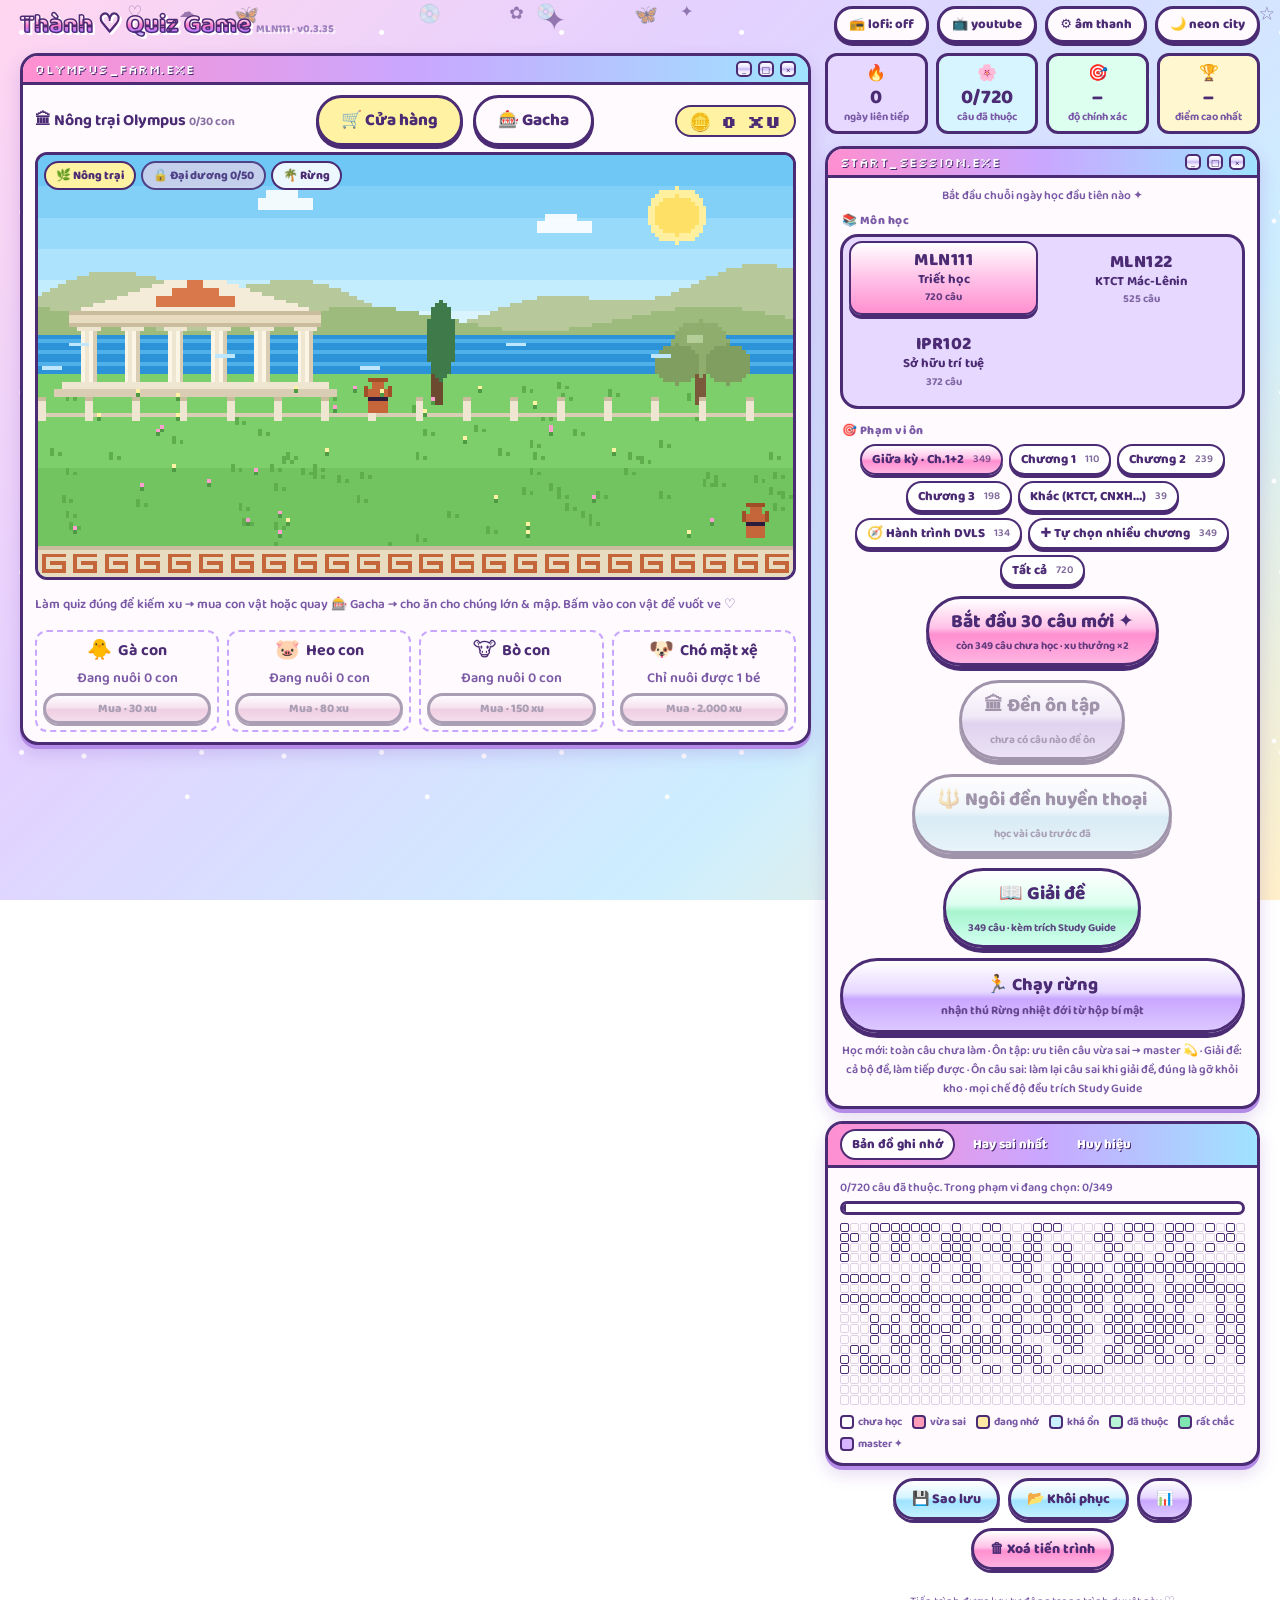
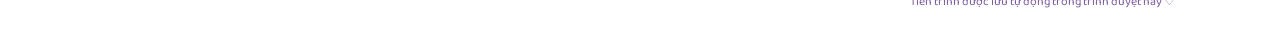
<file: index.html>
<!doctype html>
<html lang="vi">
<head>
<meta charset="utf-8">
<meta name="viewport" content="width=device-width, initial-scale=1, viewport-fit=cover">
<link rel="manifest" href="manifest.webmanifest">
<link rel="apple-touch-icon" href="assets/icons/icon-180.png">
<meta name="apple-mobile-web-app-capable" content="yes">
<meta name="mobile-web-app-capable" content="yes">
<meta name="apple-mobile-web-app-title" content="Thành Quiz">
<meta name="theme-color" content="#ff7ac8">
<title>Thành Quiz Game · MLN111 v0.3.35</title>
<link rel="preconnect" href="https://fonts.googleapis.com">
<link rel="preconnect" href="https://fonts.gstatic.com" crossorigin>
<link href="https://fonts.googleapis.com/css2?family=Baloo+2:wght@500;700;800&family=Silkscreen&family=VT323&display=swap" rel="stylesheet">
<link rel="stylesheet" href="css/base.css">
<link rel="stylesheet" href="css/farm.css">
<link rel="stylesheet" href="css/components.css">
<link rel="stylesheet" href="css/home.css">
<link rel="stylesheet" href="css/quiz.css">
<link rel="stylesheet" href="css/result.css">
<link rel="stylesheet" href="css/guide.css">
<link rel="stylesheet" href="css/story.css">
<link rel="stylesheet" href="css/run.css">
<link rel="stylesheet" href="css/theme.css">
<link rel="stylesheet" href="css/sound-panel.css">
<link rel="stylesheet" href="css/tv.css">
<link rel="stylesheet" href="css/neon-city.css">
<link rel="stylesheet" href="css/home-compact.css">
<link rel="stylesheet" href="css/responsive.css">
</head>
<body class="on-home">
<canvas id="city"></canvas>
<div class="floaty" id="floaty"></div>
<div class="theme-bar">
  <span class="tb-title">Thành ♡ Quiz Game <small><span class="subj-code">MLN111</span> · v0.3.35</small></span>
  <button class="tbtn" id="lofiBtn" title="Nhạc lofi tự tạo, không cần mạng">📻 lofi: off</button>
  <button class="tbtn" id="tvBtn" title="Phát nhạc từ link YouTube">📺 youtube</button>
  <button class="tbtn" id="sndBtn" title="Cài đặt âm thanh">⚙ âm thanh</button>
  <button class="tbtn" id="themeBtn">🌙 neon city</button>
</div>

<div class="wrap">
  <div class="logo">
    <h1>Thành ♡ Quiz Game <small style="font-size:12px;opacity:.6;font-weight:700"><span class="subj-code">MLN111</span> · v0.3.35</small></h1>
    <p><span class="day-only" id="subjDay">✦ ôn Triết học Mác–Lênin kiểu siêu cute ✦</span><span class="night-only" id="subjNight">// lofi beats to study triết học to · 2:00 AM ☂</span></p>
  </div>

  <!-- HOME -->
  <section id="home">
    <div class="col">
      <div class="win farmwin">
        <div class="bar"><span class="t pixel">olympus_farm.exe</span><span class="dots"><i>_</i><i>□</i><i>×</i></span></div>
        <div class="body farm">
          <div class="fhead"><b><span id="mapName">🏛 Nông trại Olympus</span> <small id="farmCount"></small></b><div class="fsw" role="tablist"><button type="button" data-ft="shop" class="on">🛒 Cửa hàng</button><button type="button" data-ft="gacha">🎰 Gacha</button></div><span class="coins pixel" id="coins">🪙 0 xu</span></div>
          <div class="fwrap"><div class="fstage"><canvas id="farmCv" width="192" height="108" aria-label="Nông trại Hy Lạp cổ đại"></canvas><div id="farmTags" class="ftags"></div><div class="fmaps" id="fmaps"></div></div></div>
          <div class="finfo">
            <div class="hint" id="farmInfo"></div>
            <form id="renameForm" class="hidden"><input id="renameIn" maxlength="16" placeholder="Đặt tên cho bé…" autocomplete="off" aria-label="Tên con vật"><button class="btn small" type="submit" title="Lưu tên">✏️</button><button class="btn small blue" type="button" id="feedSel">🌾</button><button class="btn small" type="button" id="voiceSel" title="Ghi âm giọng cho bé">🎙️</button><button class="btn small lav" type="button" id="sellSel">💰</button></form>
          </div>
          <div class="fshop" id="farmShop"></div>
          <div class="gshop hidden" id="gachaShop"></div>
        </div>
      </div>
    </div>

    <div class="col">
      <div class="stats">
        <div class="stat"><div class="e">🔥</div><div class="v" id="sStreak">0</div><div class="l">ngày liên tiếp</div></div>
        <div class="stat"><div class="e">🌸</div><div class="v" id="sMaster">0</div><div class="l">câu đã thuộc</div></div>
        <div class="stat"><div class="e">🎯</div><div class="v" id="sAcc">–</div><div class="l">độ chính xác</div></div>
        <div class="stat"><div class="e">🏆</div><div class="v" id="sBest">–</div><div class="l">điểm cao nhất</div></div>
      </div>

      <div class="win startwin">
        <div class="bar"><span class="t pixel">start_session.exe</span><span class="dots"><i>_</i><i>□</i><i>×</i></span></div>
        <div class="body" style="text-align:center">
          <div class="hint" id="todayMsg"></div>
          <div class="sec-lbl">📚 Môn học</div>
          <div class="subj-tabs" id="subjectChips" role="tablist"></div>
          <div class="sec-lbl">🎯 Phạm vi ôn</div>
          <div class="chips" id="scopeChips"></div>
          <div class="startrow"><button class="btn big-start" id="startBtn"><span id="startMain">Bắt đầu 30 câu ✦</span><small id="startSub">xu thưởng ×2</small></button><button class="btn lav big-start review" id="reviewBtn" title="Ôn lại các câu đã học · xu thưởng cơ bản">🏛 Đền ôn tập<small id="reviewSub">xu ×2</small></button><button class="btn blue big-start review" id="templeBtn" title="100 câu liên tiếp từ các câu đã học · điểm = số câu đúng"><span>🔱 Ngôi đền huyền thoại</span><small id="templeSub"></small></button><button class="btn mint big-start review" id="giaideBtn" title="Làm lần lượt toàn bộ câu trong phạm vi · sau mỗi câu có trích Study Guide · thoát ra vẫn làm tiếp được"><span id="giaideMain">📖 Giải đề</span><small id="giaideSub"></small></button><button class="btn peach big-start review hidden" id="onsaiBtn" title="Làm lại các câu đã sai trong Giải đề · đúng thì gỡ khỏi kho, sai thì giữ lại cho lượt sau"><span id="onsaiMain">📕 Ôn câu sai</span><small id="onsaiSub"></small></button></div>
          <button class="btn lav story-entry hidden" id="storyBtn" title="Học cả môn qua một câu chuyện có tương tác"><span>📜 Câu chuyện KTCT</span><small>học qua truyện · mô phỏng · quiz chốt</small></button>
          <button class="btn lav story-entry" id="runBtn" title="Chạy qua rừng nhiệt đới, trả lời đúng liên tiếp, mở hộp bí mật nhận thú"><span>🏃 Chạy rừng</span><small>nhận thú Rừng nhiệt đới từ hộp bí mật</small></button>
          <button type="button" class="linkbtn hidden" id="giaideReset">↺ giải đề lại từ đầu (theo phạm vi đang chọn)</button>
          <div class="hint" style="margin-top:8px">Học mới: toàn câu chưa làm · Ôn tập: ưu tiên câu vừa sai → master 💫 · Giải đề: cả bộ đề, làm tiếp được · Ôn câu sai: làm lại câu sai khi giải đề, đúng là gỡ khỏi kho · mọi chế độ đều trích Study Guide</div>
        </div>
      </div>

      <div class="win infowin">
        <div class="bar"><div class="tabs" role="tablist">
          <button class="tab on" role="tab" data-tab="map" aria-selected="true">Bản đồ ghi nhớ</button>
          <button class="tab" role="tab" data-tab="weak" aria-selected="false">Hay sai nhất</button>
          <button class="tab" role="tab" data-tab="stk" aria-selected="false">Huy hiệu</button>
        </div></div>
        <div class="body tabbody">
          <div class="tabp" id="tp-map">
            <div class="hint" id="mapCount"></div>
            <div class="meter blue"><div id="masterBar" style="width:0%"></div></div>
            <div class="grid100" id="grid"></div>
            <div class="legend">
              <span><i data-b="0"></i>chưa học</span>
              <span><i data-b="-1"></i>vừa sai</span>
              <span><i data-b="1"></i>đang nhớ</span>
              <span><i data-b="2"></i>khá ổn</span>
              <span><i data-b="3"></i>đã thuộc</span>
              <span><i data-b="4"></i>rất chắc</span>
              <span><i data-b="5"></i>master ✦</span>
            </div>
          </div>
          <div class="tabp hidden" id="tp-weak"><ul class="weak" id="weakList"></ul></div>
          <div class="tabp hidden" id="tp-stk"><div class="badges" id="badges"></div></div>
        </div>
      </div>

      <div class="actions">
        <button class="btn small blue" id="exportBtn" title="Tiến trình được lưu tự động trong trình duyệt này. Sao lưu (kèm giọng ghi âm) để chuyển sang máy khác">💾 Sao lưu</button>
        <button class="btn small blue" id="importBtn">📂 Khôi phục</button>
        <button class="btn small lav" id="storageBtn" title="Xem dung lượng đã dùng" aria-label="Dung lượng lưu trữ">📊</button>
        <button class="btn small" id="resetBtn">🗑 Xoá tiến trình</button>
        <button class="btn small lav hidden" id="autoRestoreBtn" title="App tự chụp một bản dự phòng ngay trước khi lên phiên bản mới. Bấm để quay về bản đó (tiến trình hiện tại được giữ lại để đổi ngược).">↩ Bản dự phòng tự động</button>
        <input type="file" id="importFile" accept=".json,application/json" class="hidden">
      </div>
      <footer>Tiến trình được lưu tự động trong trình duyệt này ♡</footer>
    </div>
  </section>

  <!-- CÂU CHUYỆN KTCT (MLN122) -->
  <section id="story" class="hidden">
    <div class="win storywin">
      <div class="bar"><span class="t pixel">ktct_story.exe</span><span class="dots"><i>_</i><i>□</i><i>×</i></span></div>
      <div class="body" id="storyBody"></div>
    </div>
  </section>

  <!-- QUIZ -->
  <!-- CHẠY RỪNG (Endless Run Quiz): DOM dựng bằng js/run/run-ui.js -->
  <section id="run" class="hidden"></section>

  <section id="quiz" class="hidden">
    <div class="win">
      <div class="bar"><span class="t pixel" id="qTitle">question_01.exe</span><span class="dots"><i>_</i><i>□</i><i id="quitX" style="cursor:pointer" title="Thoát">×</i></span></div>
      <div class="body">
        <div class="qtop">
          <span class="chip pixel" id="qCount">1/30</span>
          <span class="chip combo" id="combo">combo ×0</span>
          <span class="chip mult pixel" id="qMult">xu ×1</span>
          <span class="chip" id="qScore">✓ 0</span>
          <span class="chip pixel" id="qXp">+0 xu</span>
          <button type="button" class="chip hidden" id="viBtn" title="Hiện/ẩn bản dịch tiếng Việt dưới đề và từng phương án (môn IPR102)">🇻🇳 Dịch: tắt</button>
        </div>
        <div class="meter" style="margin-bottom:16px"><div id="qBar" style="width:0%"></div></div>
        <div id="qTags"></div>
        <p class="qtext" id="qText"></p>
        <p class="qvi vi" id="qVi"></p>
        <div class="opts" id="opts"></div>
        <div class="feedback" id="fb"><span class="fe" id="fbE"></span><span id="fbT"></span></div>
        <div id="explain"></div>
        <div class="qnav">
          <button class="btn small lav" id="quitBtn">← Thoát</button>
          <span class="kbd">phím 1–5 / A–E để chọn · Enter để tiếp</span>
          <button class="btn small blue" id="nextBtn">Chốt đáp án</button>
        </div>
      </div>
    </div>
  </section>

  <!-- RESULT -->
  <section id="result" class="hidden">
    <div class="win">
      <div class="bar"><span class="t pixel">result.exe</span><span class="dots"><i>_</i><i>□</i><i>×</i></span></div>
      <div class="body score">
        <div class="num" id="rNum">0/30</div>
        <div class="sticker" id="rSticker"></div>
        <div class="hint" id="rMsg"></div>
        <div class="row" style="margin-top:14px">
          <span class="chip pixel" id="rXp">+0 xu</span>
          <span class="chip" id="rCombo">combo max ×0</span>
          <span class="chip" id="rStreak">🔥 0 ngày</span>
        </div>
        <div id="rBadges" class="badges" style="justify-content:center;margin-top:14px"></div>
        <div class="row" style="margin-top:18px">
          <button class="btn" id="againBtn">Thêm 30 câu nữa ✦</button>
          <button class="btn lav hidden" id="fixAgain">🔁 Làm lại câu sai</button>
          <button class="btn peach hidden" id="onsaiAgain">📕 Ôn câu sai</button>
          <button class="btn blue" id="homeBtn">Về nhà ⌂</button>
        </div>
      </div>
    </div>
    <div class="win" id="reviewWin">
      <div class="bar"><span class="t pixel">on_lai_cau_sai.txt</span><span class="dots"><i>_</i><i>□</i><i>×</i></span></div>
      <div class="body"><div class="review" id="review"></div></div>
    </div>
  </section>
</div>

<div class="win sset hidden" id="sset" role="dialog" aria-label="Cài đặt âm thanh">
  <div class="bar"><span class="t pixel">sound_settings.exe</span><span class="dots"><i id="ssClose" style="cursor:pointer" title="Đóng">×</i></span></div>
  <div class="ssbody">
    <label class="sw"><input type="checkbox" id="ssHover"><span>Tiếng khi rê chuột</span></label>
    <div class="ssnote">Chọn kiểu tiếng (bấm để nghe thử):</div>
    <div class="sschips" id="ssStyles"></div>
    <label class="sw"><input type="checkbox" id="ssFx"><span>Tiếng đúng / sai / hoàn thành</span></label>
    <div class="swrow" id="ssMemeRow"><label class="sw"><input type="checkbox" id="ssMeme"><span>Tiếng meme khi sai 😂</span></label><button type="button" class="tbtn" id="ssMemeTry">▶ thử</button></div>
    <label class="rng"><span>Âm lượng hiệu ứng</span><input type="range" id="ssVol" min="0" max="100"></label>
    <label class="rng"><span>Âm lượng lofi</span><input type="range" id="ssLofi" min="0" max="100"></label>
  </div>
</div>

<div class="win tv hidden" id="tv">
  <div class="bar"><span class="t pixel">tv.exe ♪</span><span class="dots"><i id="tvMin" style="cursor:pointer" title="Thu gọn">_</i><i id="tvClose" style="cursor:pointer" title="Tắt nhạc">×</i></span></div>
  <div class="tvbody">
    <div class="screen"><div id="tvPlayer"></div><div class="tvempty" id="tvEmpty">▾ dán link YouTube bên dưới ▾</div></div>
    <div class="tvctl">
      <button class="tbtn" id="tvPlay" title="Phát / tạm dừng">▶</button>
      <input type="range" id="tvVol" min="0" max="100" aria-label="Âm lượng">
      <button class="tbtn" id="tvLoop" title="Lặp lại">🔁</button>
    </div>
    <form id="tvForm" class="tvform"><input id="tvUrl" placeholder="Link YouTube (video hoặc playlist)…" autocomplete="off"><button class="tbtn" type="submit">+ phát</button></form>
    <div class="tvmsg" id="tvMsg"></div>
    <ul class="tvlist" id="tvList"></ul>
  </div>
</div>

<div id="newsModal" class="gmodal hidden" role="dialog" aria-modal="true" aria-label="Thông báo cập nhật"><div class="gbox">
  <div style="font-size:42px">🎉</div>
  <h3>Hệ thống vừa có cập nhật mới!</h3>
  <div id="newsBody" class="news-body"></div>
  <div style="display:flex;gap:8px;justify-content:center;flex-wrap:wrap;margin-top:10px"><button class="btn" id="newsGo">Thử ngay ✦</button><button class="btn lav" id="newsOk">Đã hiểu</button></div>
</div></div>
<div id="gModal" class="gmodal hidden" role="dialog" aria-modal="true" aria-label="Máy gacha"><div id="gBox" class="gbox"></div></div>
<script src="js/data/questions.js"></script>
<script src="js/data/questions-dvls.js"></script>
<script src="js/data/questions-mln122.js"></script>
<script src="js/data/questions-ipr102.js"></script>
<script src="js/data/sounds.js"></script>
<script src="js/data/guide.js"></script>
<script src="js/data/guide-mln122.js"></script>
<script src="js/core/config.js"></script>
<script src="js/core/storage.js"></script>
<script src="js/core/mirror.js"></script>
<script src="js/quiz/selection.js"></script>
<script src="js/farm/sprites.js"></script>
<script src="js/farm/gacha-land.js"></script>
<script src="js/farm/gacha-ocean.js"></script>
<script src="js/run/run-config.js"></script>
<script src="js/run/rainforest-data.js"></script>
<script src="js/farm/rainforest-species.js"></script>
<script src="js/farm/farm-scene.js"></script>
<script src="js/farm/ocean-scene.js"></script>
<script src="js/farm/farm-loop.js"></script>
<script src="js/farm/farm-ui.js"></script>
<script src="js/farm/rainforest-map.js"></script>
<script src="js/farm/gacha.js"></script>
<script src="js/farm/farm-input.js"></script>
<script src="js/farm/voice.js"></script>
<script src="js/core/dates.js"></script>
<script src="js/progress/badges.js"></script>
<script src="js/audio/sfx.js"></script>
<script src="js/audio/sound-panel.js"></script>
<script src="js/ui/fx.js"></script>
<script src="js/ui/theme.js"></script>
<script src="js/ui/city.js"></script>
<script src="js/audio/lofi.js"></script>
<script src="js/ui/tv.js"></script>
<script src="js/ui/storage-panel.js"></script>
<script src="js/ui/home.js"></script>
<script src="js/quiz/guide-match.js"></script>
<script src="js/quiz/session.js"></script>
<script src="js/run/run-server.js"></script>
<script src="js/run/run-local.js"></script>
<script src="js/run/run-scene.js"></script>
<script src="js/run/run-ui.js"></script>
<script src="js/story/formulas.js"></script>
<script src="js/data/story-mln122.js"></script>
<script src="js/story/story.js"></script>
<script src="js/ui/news.js"></script>
<script src="js/ui/install-hint.js"></script>
<script src="js/app.js"></script>
</body>
</html>
</file>
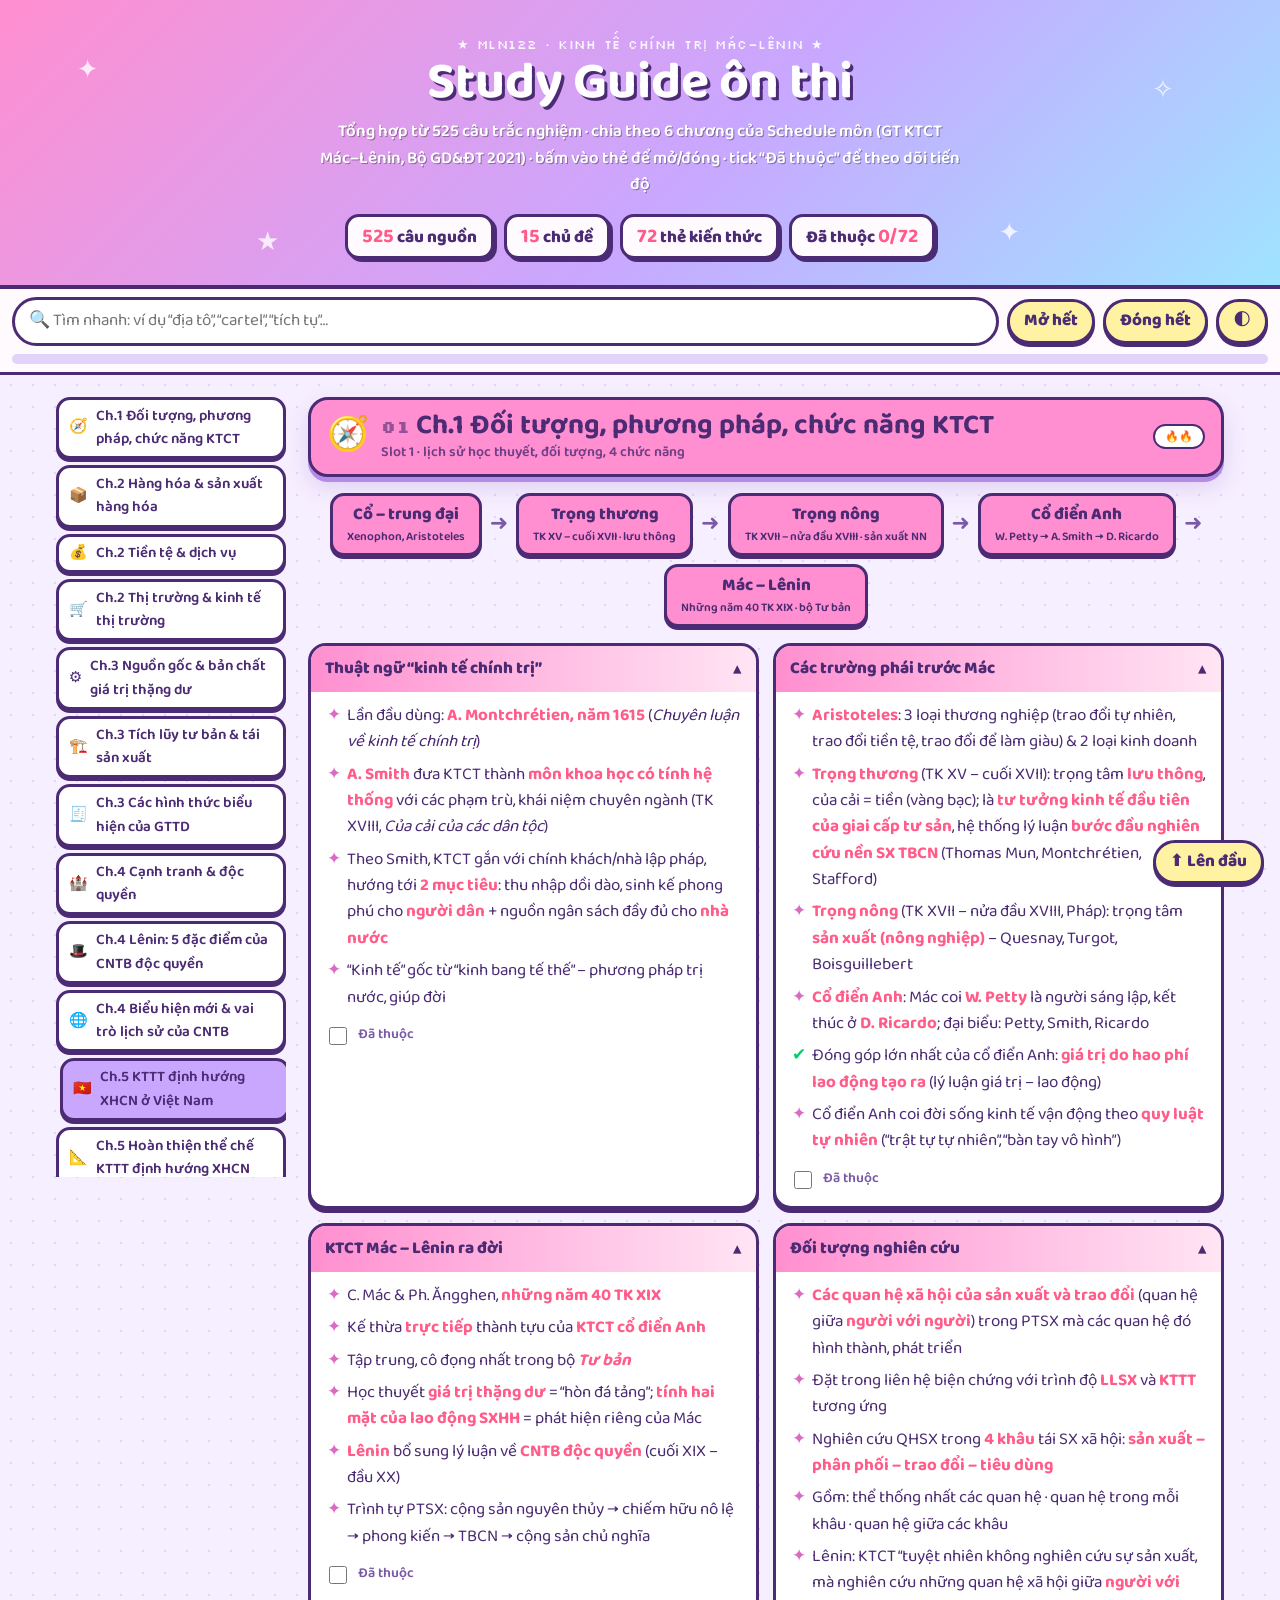
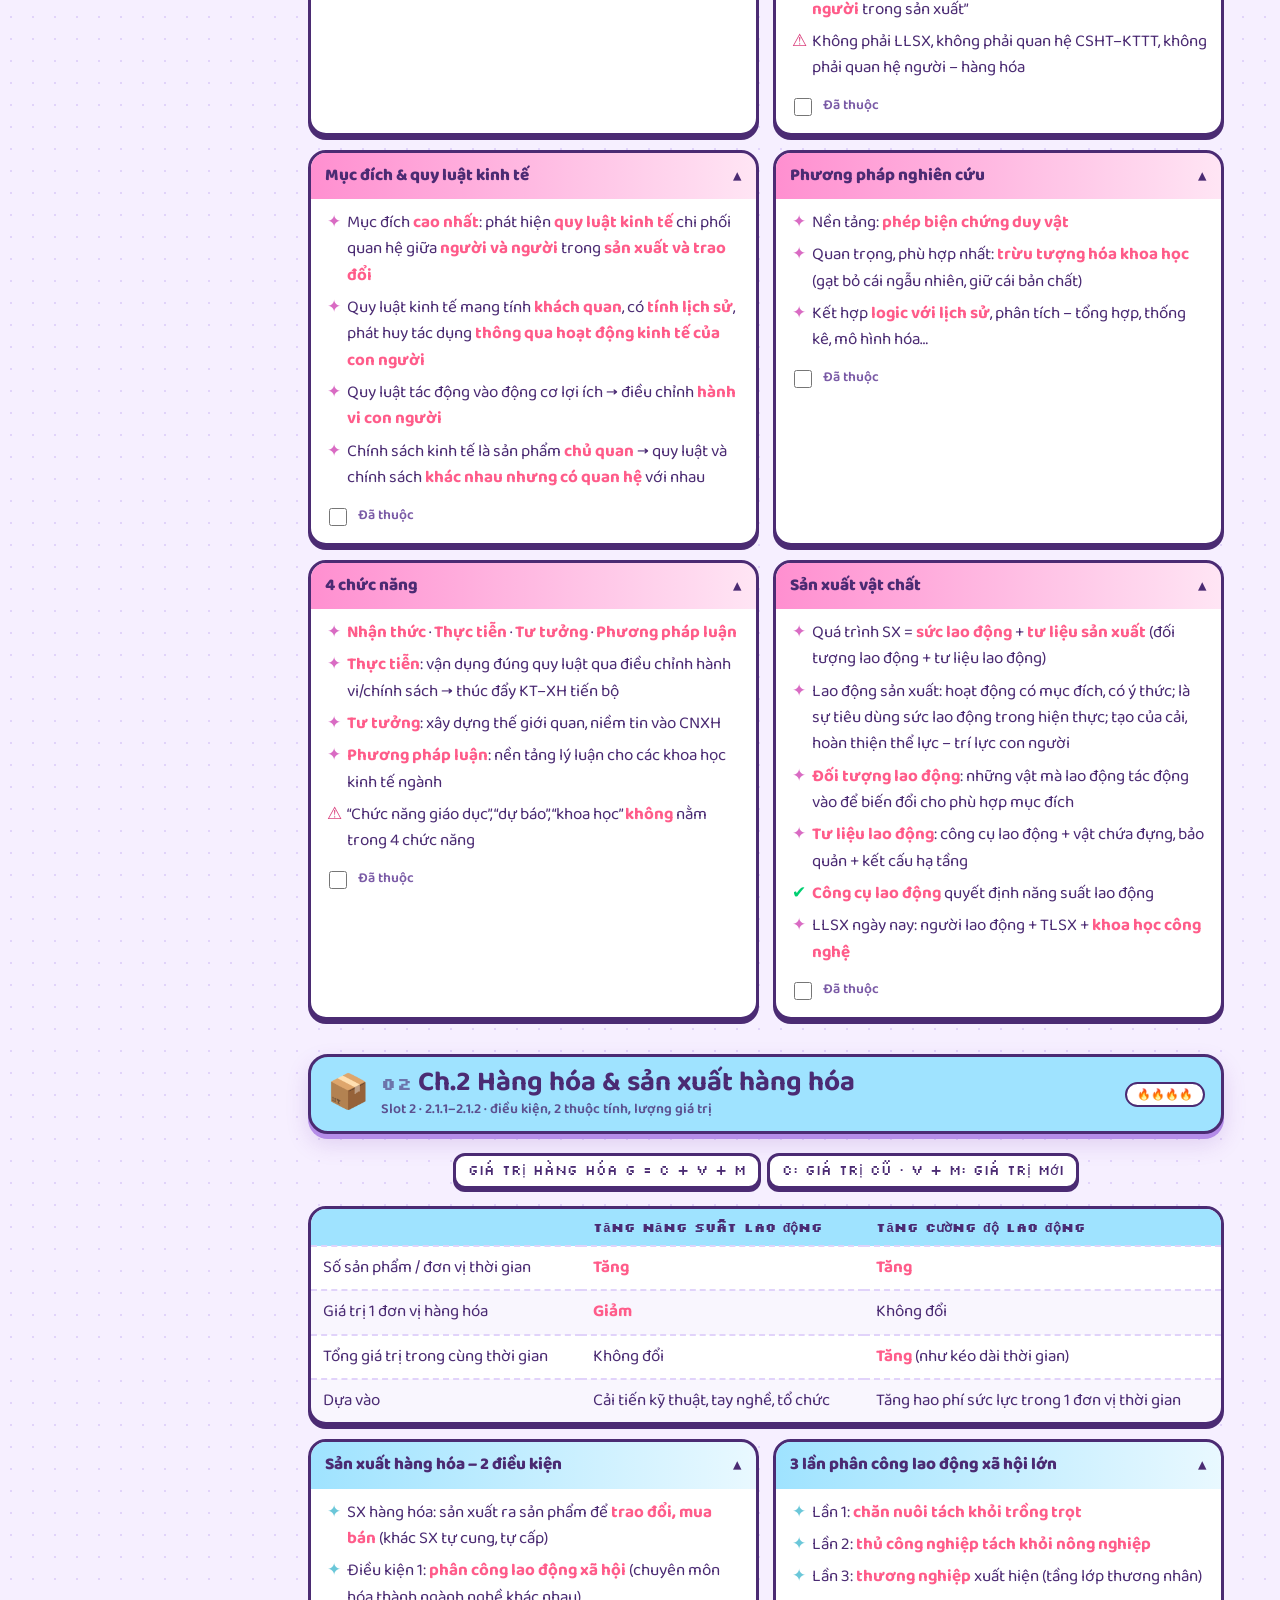
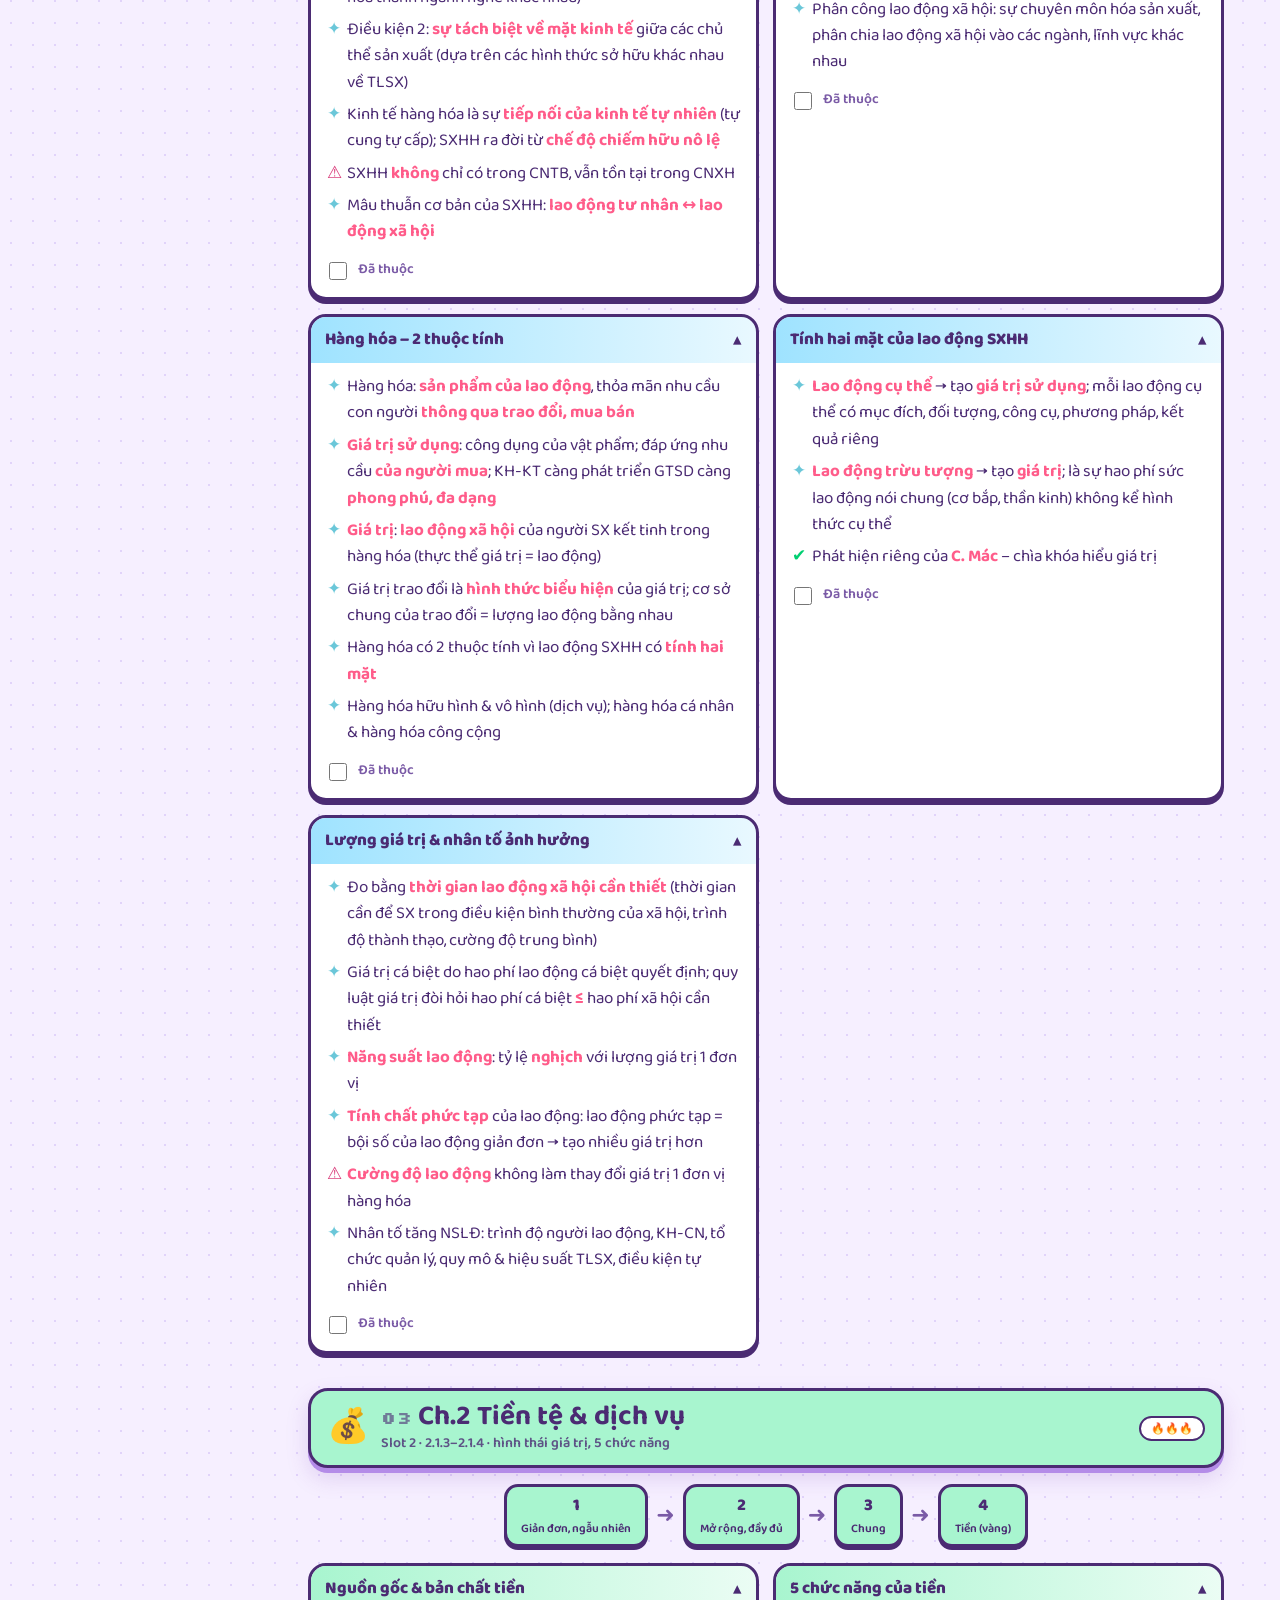
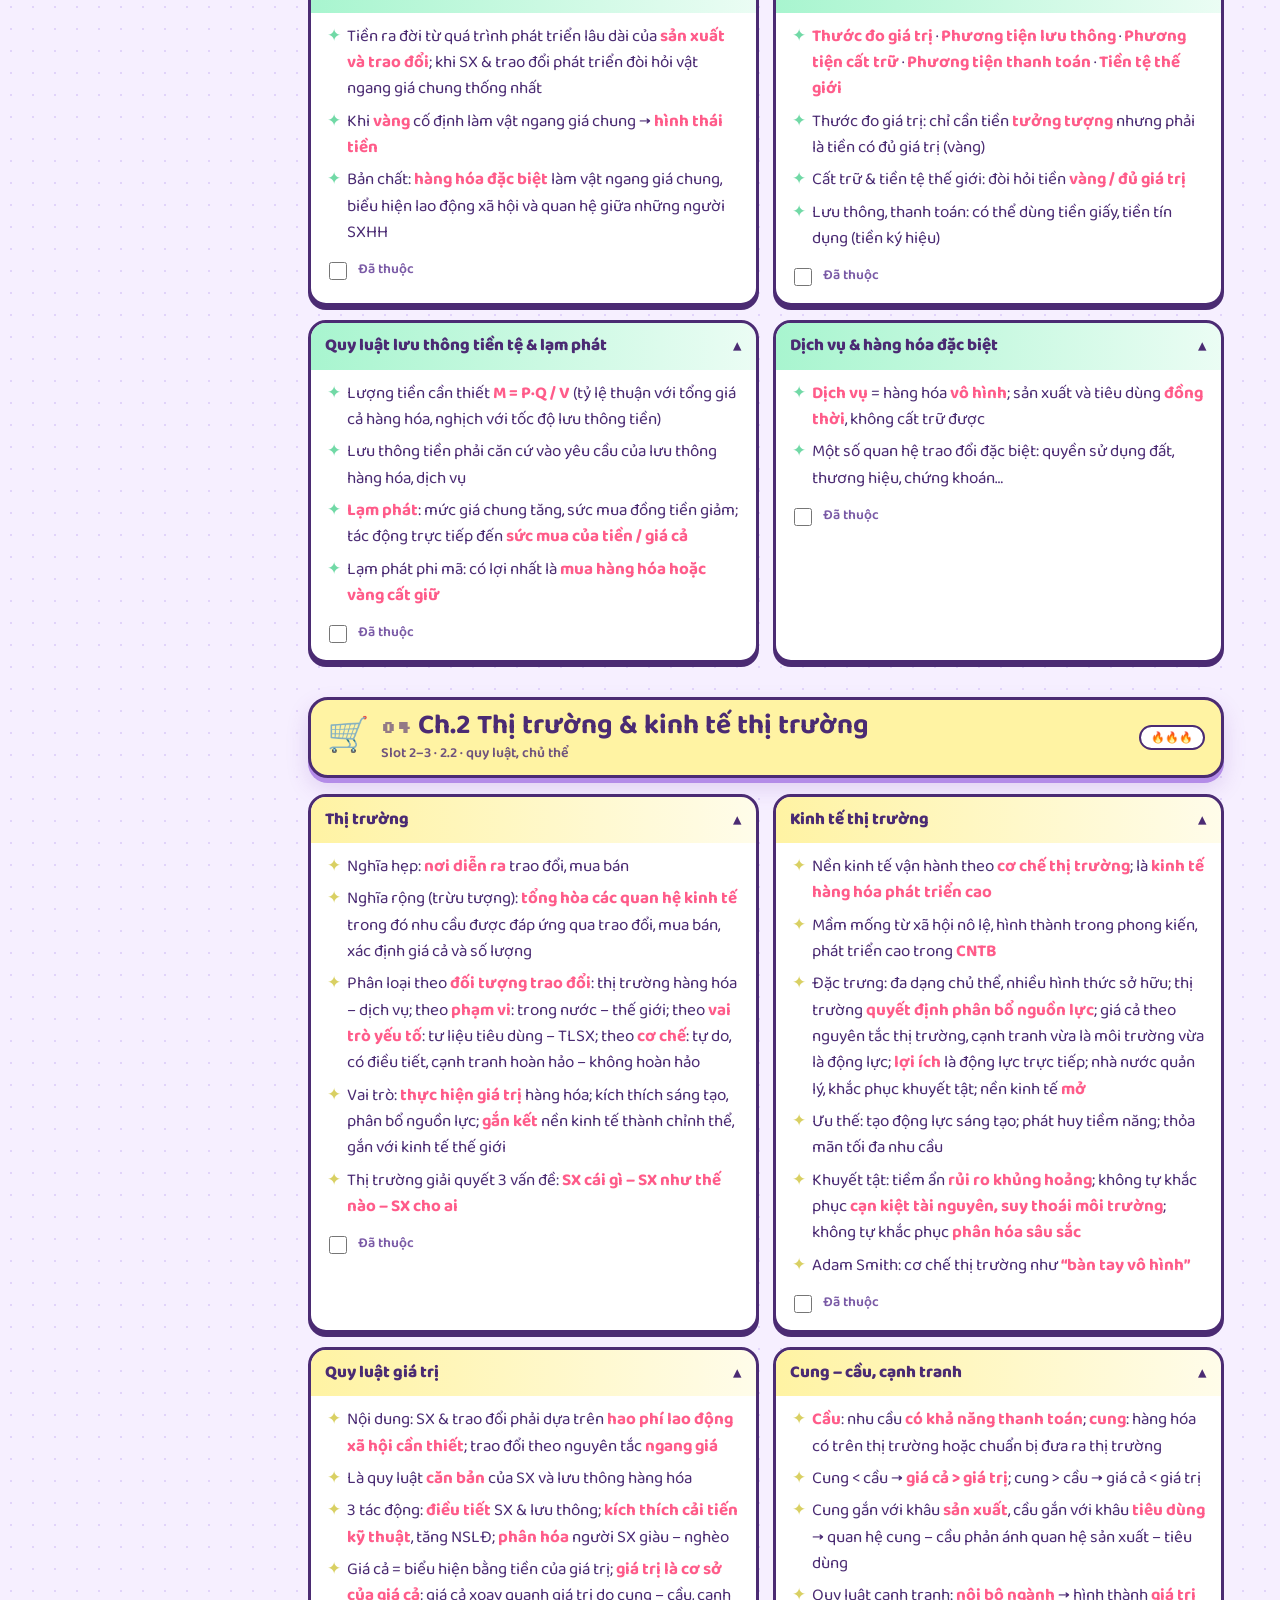
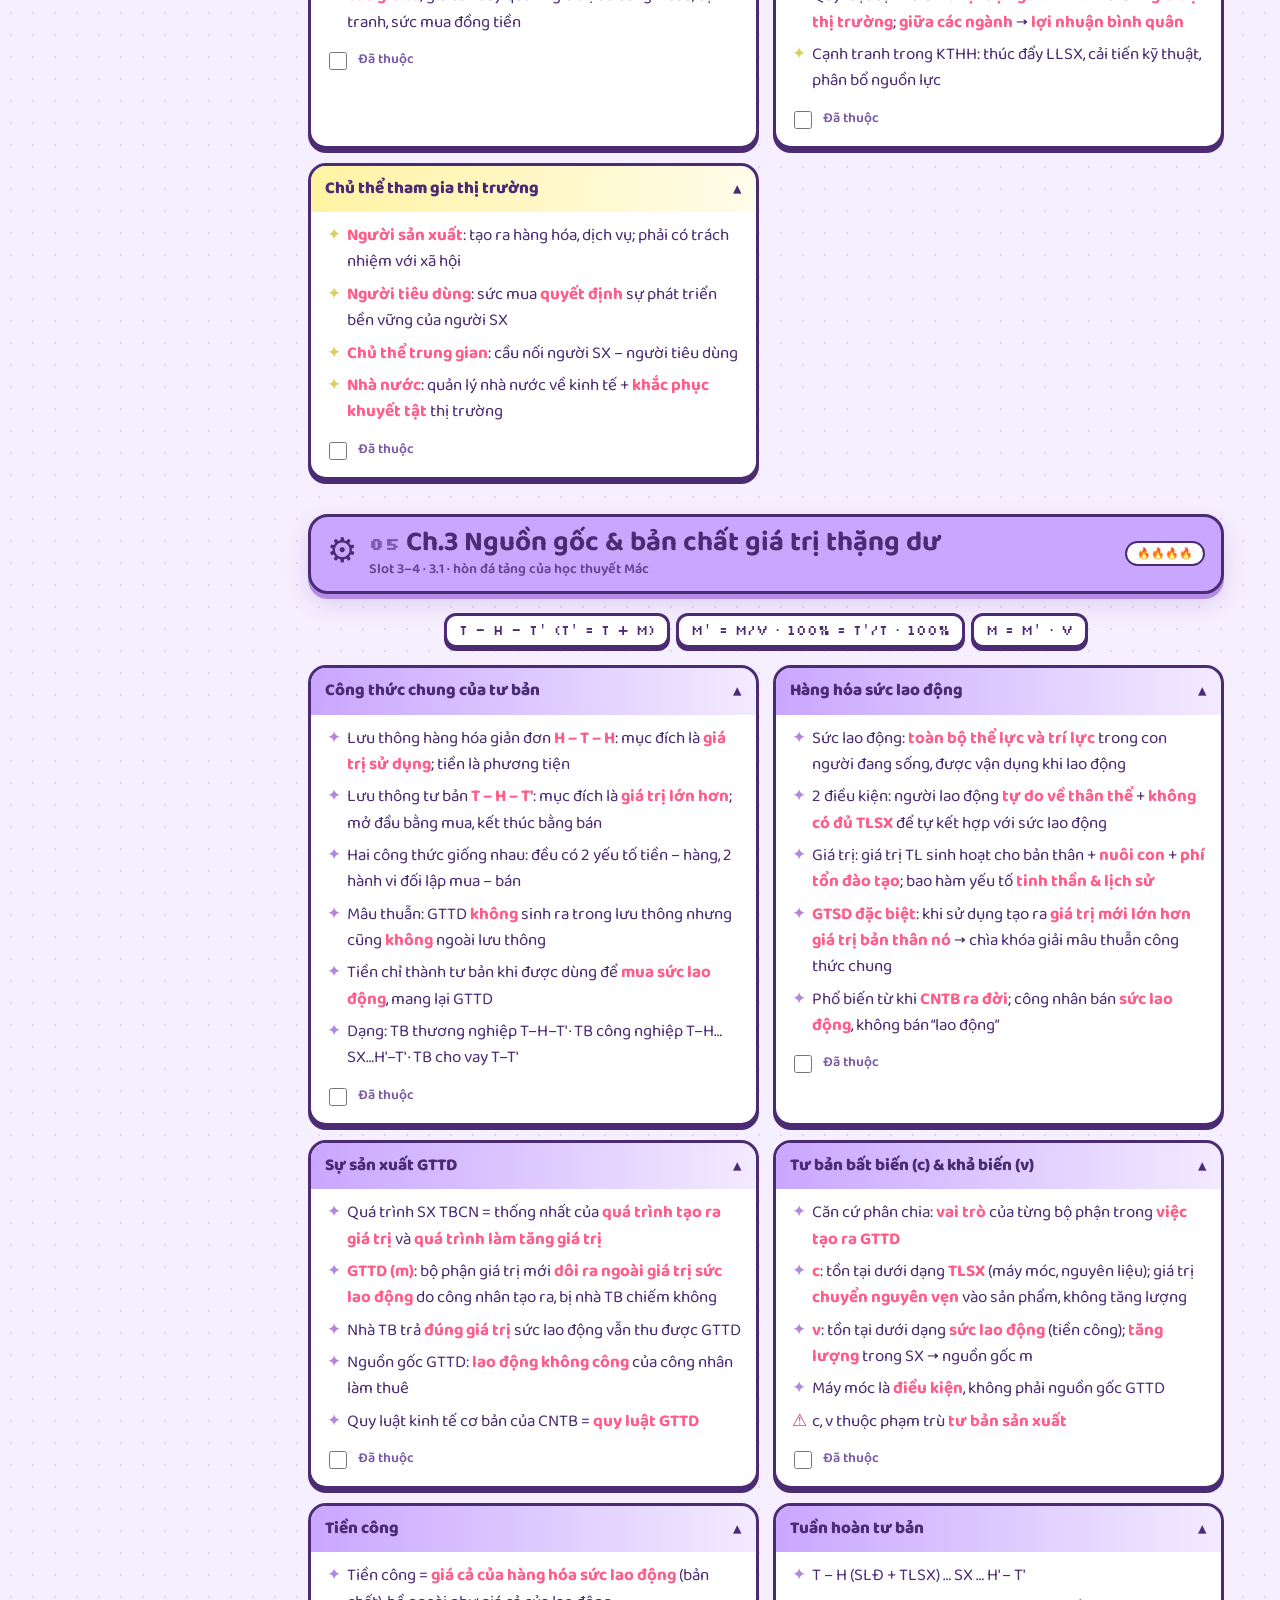
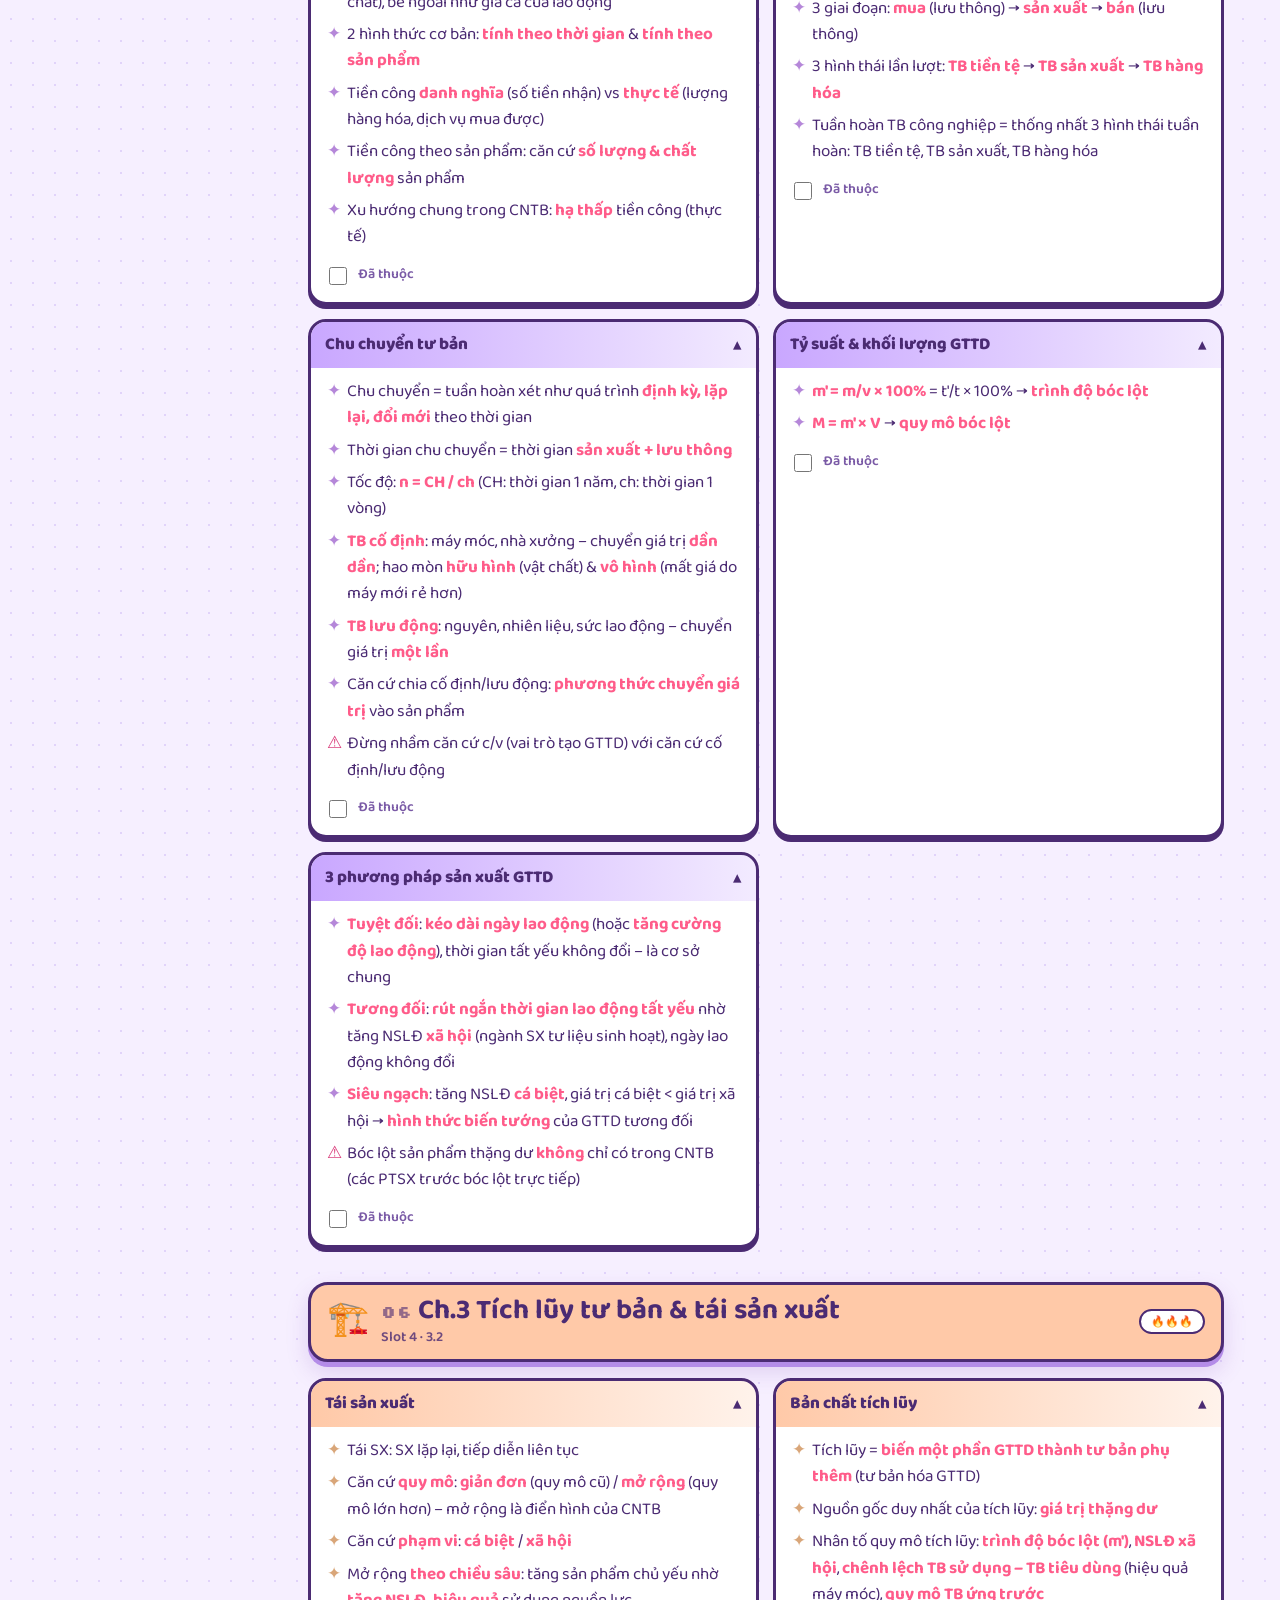
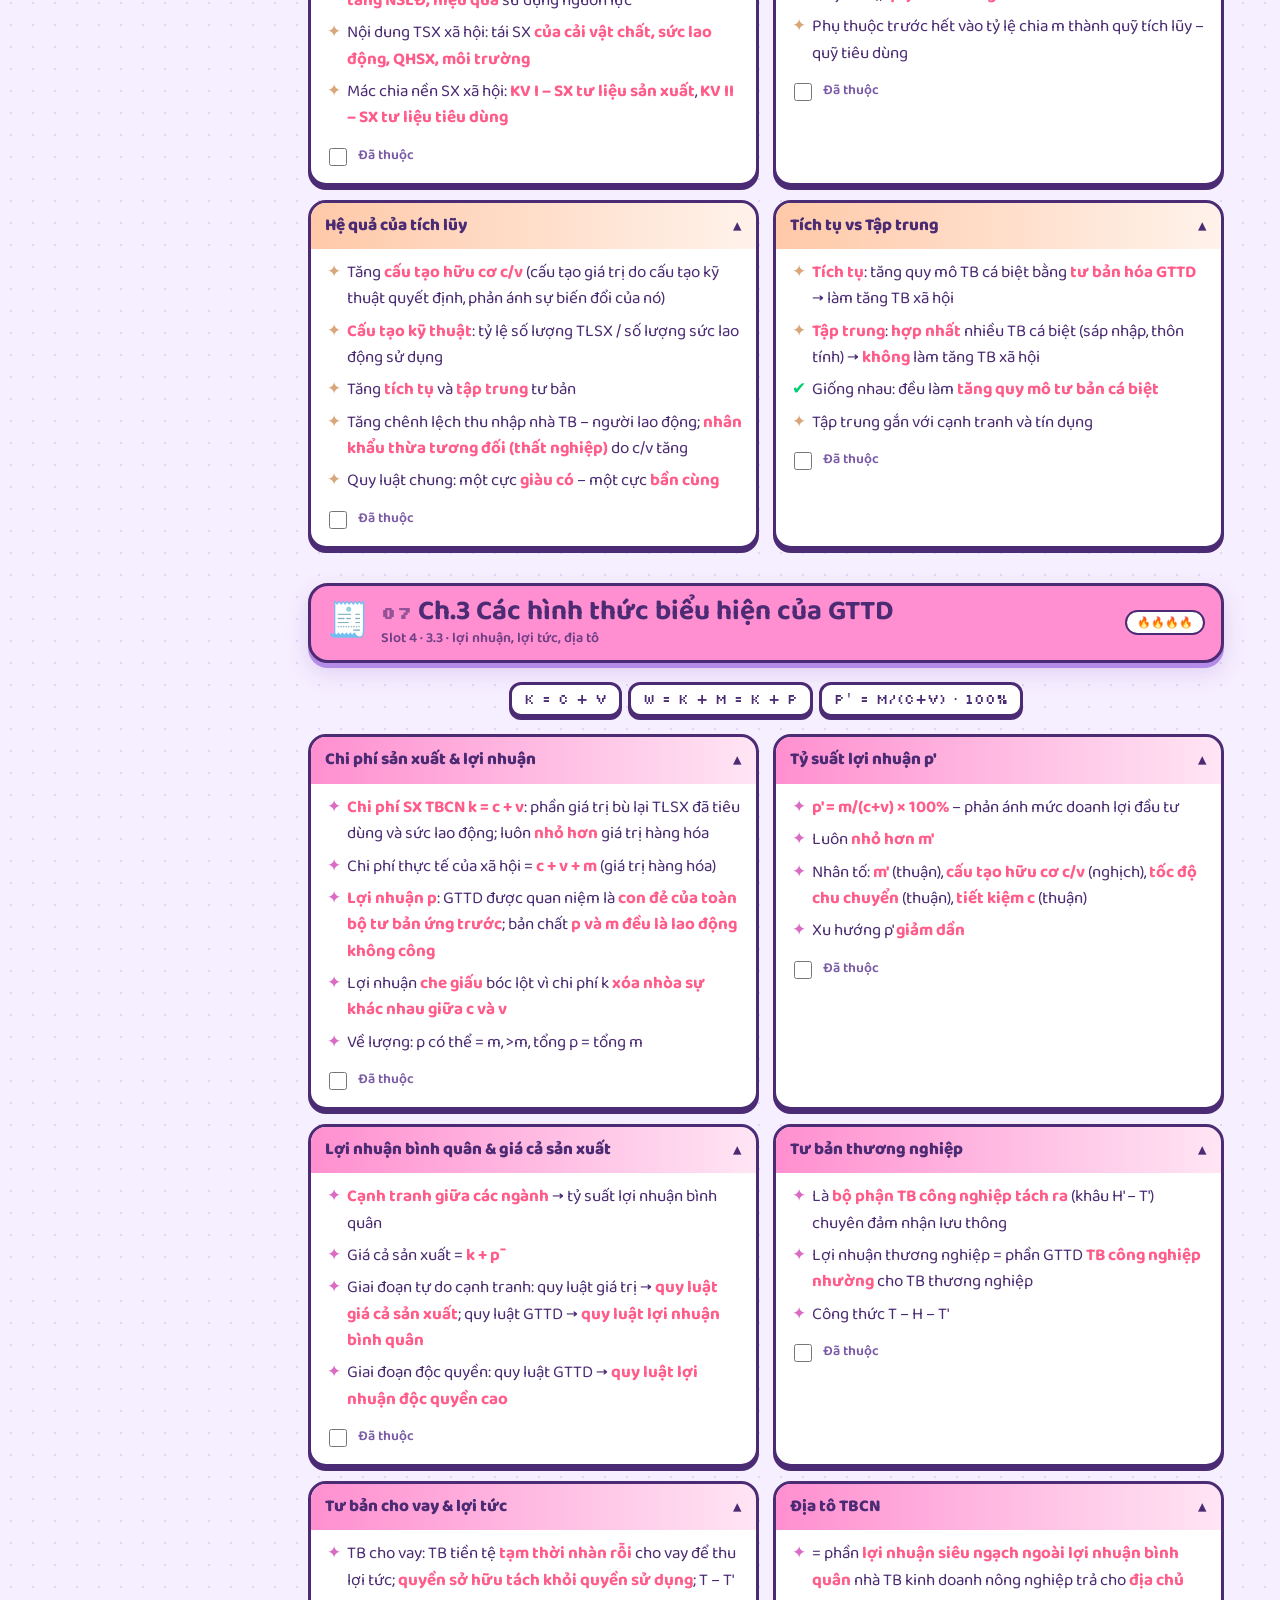
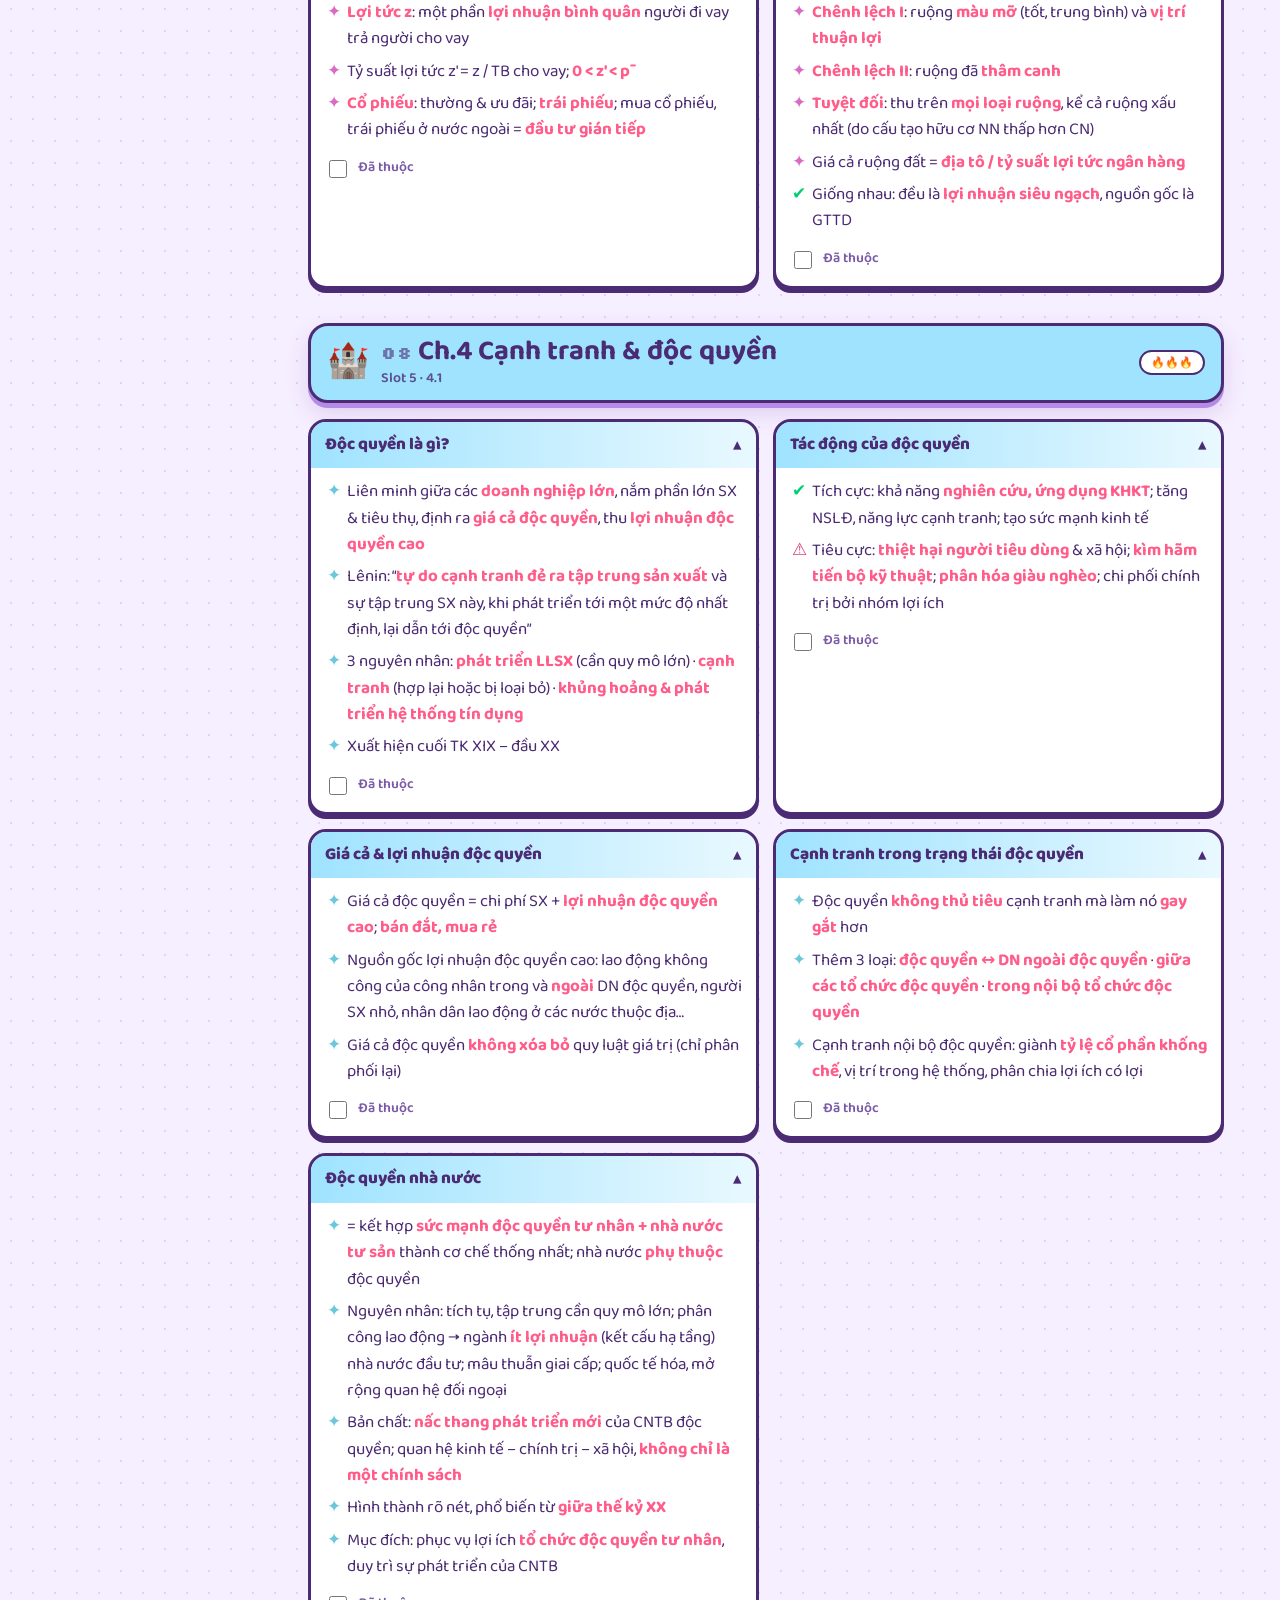
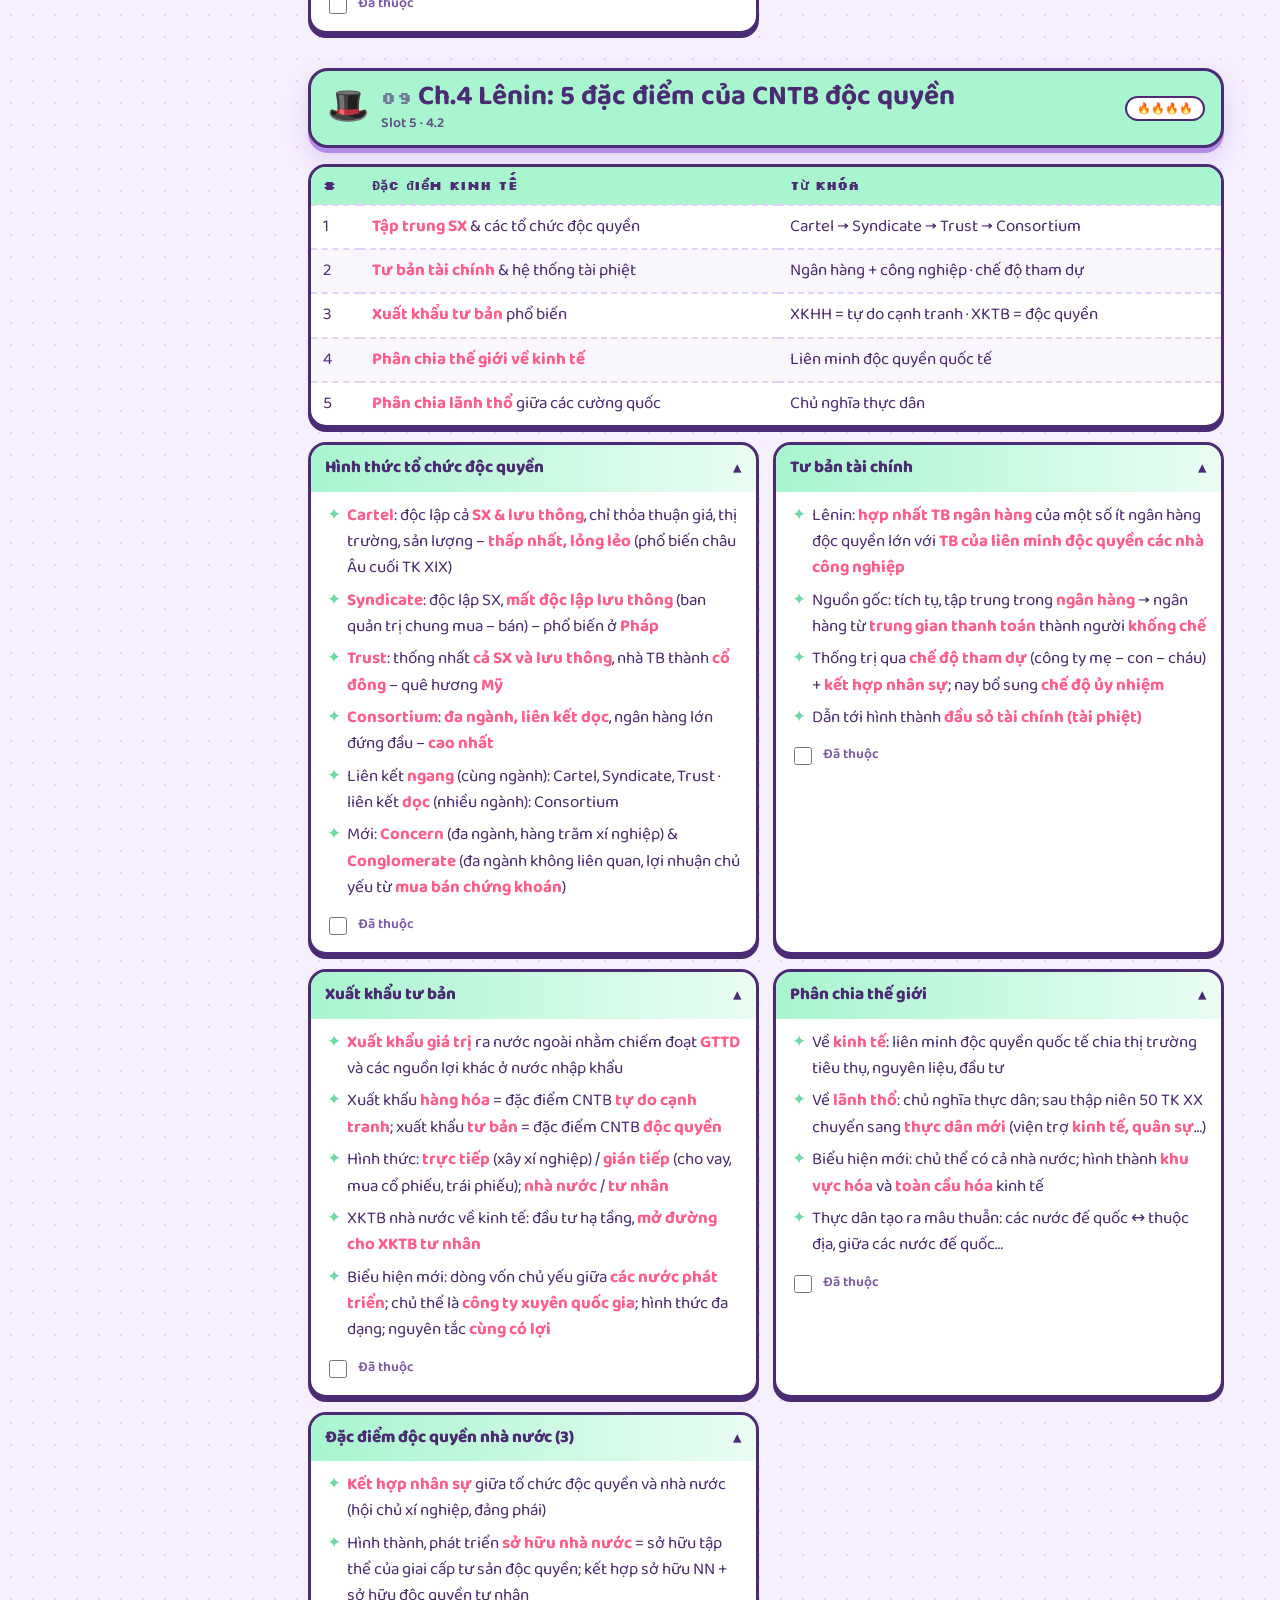
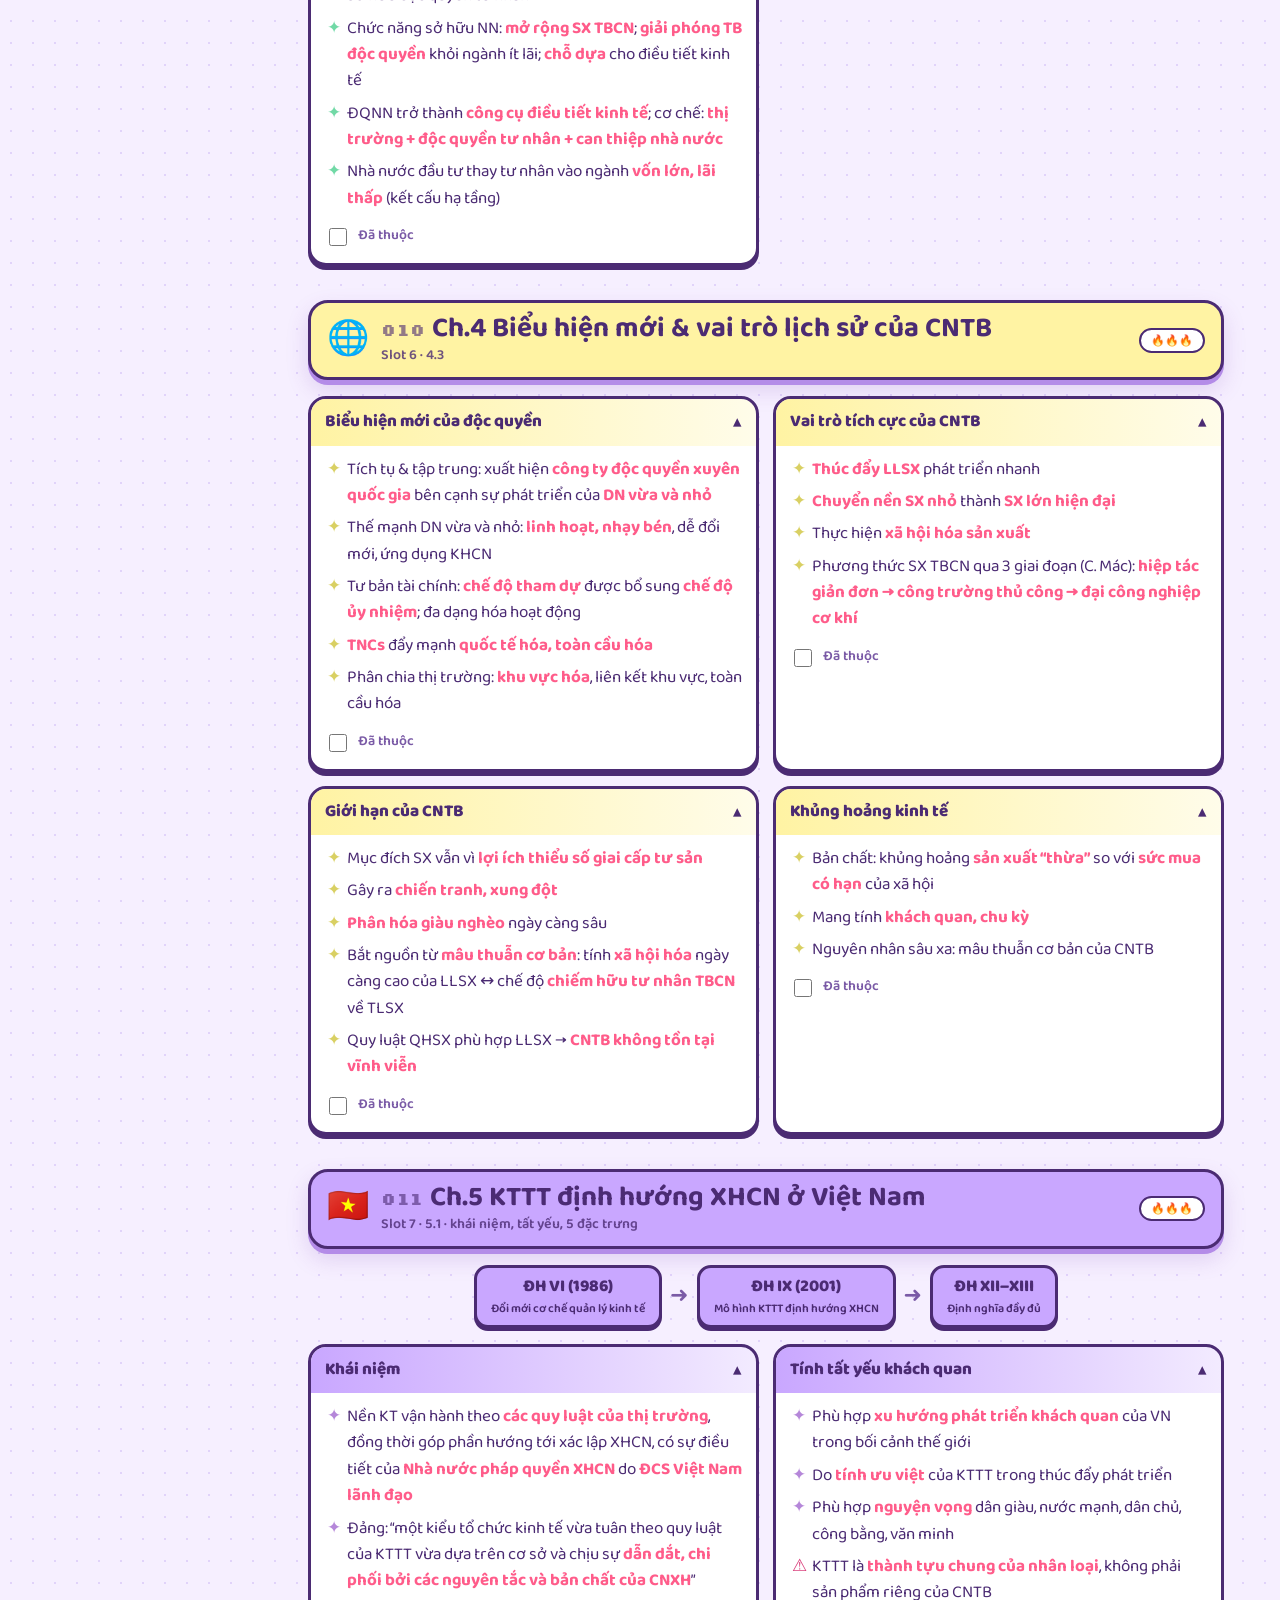
<file: study-guide-mln122.html>
<!doctype html>
<html lang="vi">
<head>
<meta charset="utf-8">
<meta name="viewport" content="width=device-width,initial-scale=1">
<title>MLN122 Study Guide</title>
<link rel="preconnect" href="https://fonts.googleapis.com">
<link href="https://fonts.googleapis.com/css2?family=Baloo+2:wght@400;600;800&family=Silkscreen:wght@400;700&display=swap" rel="stylesheet">
<style>
:root{
  --bg:#f6efff;--bg2:#fffafe;--card:#ffffff;--ink:#4b2b73;--ink2:#7a5aa6;--line:#e1d3fa;
  --pink:#ff8fd0;--lav:#c9a7ff;--sky:#9fe3ff;--mint:#a8f5cf;--lemon:#fff3a3;--peach:#ffc9a8;
  --ok:#3ddc97;--bad:#ff5c8a;--shadow:0 5px 0 #b48ce8,0 10px 22px rgba(120,60,180,.18);
  --hl:#fff0a8;
}
@media (prefers-color-scheme:dark){
  :root:not([data-theme="light"]){
    --bg:#150f2c;--bg2:#1d1544;--card:#241a52;--ink:#f1e8ff;--ink2:#b9a4e6;--line:#3b2d78;
    --pink:#ff3fa4;--lav:#8f5cff;--sky:#27e6ff;--mint:#2bff9e;--lemon:#ffcf5c;--peach:#ff9f6b;
    --shadow:0 5px 0 #5a38b8,0 10px 22px rgba(0,0,0,.4);--hl:#6b4d00;
  }
}
:root[data-theme="dark"]{
  --bg:#150f2c;--bg2:#1d1544;--card:#241a52;--ink:#f1e8ff;--ink2:#b9a4e6;--line:#3b2d78;
  --pink:#ff3fa4;--lav:#8f5cff;--sky:#27e6ff;--mint:#2bff9e;--lemon:#ffcf5c;--peach:#ff9f6b;
  --shadow:0 5px 0 #5a38b8,0 10px 22px rgba(0,0,0,.4);--hl:#6b4d00;
}
*{box-sizing:border-box}
html{scroll-behavior:smooth;scroll-padding-top:80px}
body{margin:0;background:var(--bg);color:var(--ink);font-family:"Baloo 2",system-ui,sans-serif;font-size:17px;line-height:1.55;
  background-image:radial-gradient(var(--line) 1.2px,transparent 1.2px);background-size:22px 22px}
.pix{font-family:"Silkscreen",monospace;letter-spacing:.5px}
header.hero{padding:34px 16px 26px;text-align:center;background:linear-gradient(135deg,var(--pink),var(--lav) 55%,var(--sky));color:#fff;border-bottom:4px solid var(--ink);position:relative;overflow:hidden}
header.hero h1{margin:0;font-size:clamp(28px,6vw,52px);text-shadow:3px 3px 0 var(--ink);line-height:1.1}
header.hero p{margin:8px auto 0;max-width:640px;text-shadow:1px 1px 0 rgba(0,0,0,.35);font-weight:600}
.stars span{position:absolute;font-size:26px;opacity:.8;animation:tw 3s ease-in-out infinite}
@keyframes tw{50%{transform:scale(1.4) rotate(20deg);opacity:.3}}
.stats{display:flex;gap:10px;justify-content:center;flex-wrap:wrap;margin-top:16px}
.stat{background:var(--bg2);color:var(--ink);border:3px solid var(--ink);border-radius:14px;padding:4px 14px;box-shadow:3px 3px 0 var(--ink);font-weight:800}
.stat b{font-size:20px}
.bar{position:sticky;top:0;z-index:20;background:var(--bg2);border-bottom:3px solid var(--ink);padding:8px 12px;display:flex;gap:8px;align-items:center;flex-wrap:wrap}
.bar input{flex:1;min-width:160px;padding:8px 14px;border-radius:999px;border:3px solid var(--ink);background:var(--card);color:var(--ink);font:inherit;outline:none}
.bar input:focus{box-shadow:0 0 0 3px var(--pink)}
.btn{border:3px solid var(--ink);background:var(--lemon);color:#4b2b73;border-radius:999px;padding:6px 14px;font:inherit;font-weight:800;cursor:pointer;box-shadow:0 3px 0 var(--ink)}
.btn:active{transform:translateY(3px);box-shadow:none}
.prog{height:10px;background:var(--line);border-radius:99px;overflow:hidden;flex-basis:100%}
.prog i{display:block;height:100%;width:0;background:linear-gradient(90deg,var(--mint),var(--sky));transition:width .4s}
.layout{max-width:1200px;margin:0 auto;display:grid;grid-template-columns:230px 1fr;gap:22px;padding:22px 16px 60px}
nav.toc{position:sticky;top:96px;align-self:start;max-height:calc(100vh - 120px);overflow:auto;display:flex;flex-direction:column;gap:6px}
nav.toc a{display:flex;gap:8px;align-items:center;text-decoration:none;color:var(--ink);background:var(--card);border:3px solid var(--ink);border-radius:14px;padding:5px 10px;font-weight:600;font-size:15px;box-shadow:0 3px 0 var(--ink);transition:.15s}
nav.toc a:hover,nav.toc a.on{transform:translateX(4px);background:var(--c,var(--pink));color:#4b2b73}
nav.toc .n{font-family:"Silkscreen",monospace;font-size:11px;opacity:.7}
.sec{margin-bottom:34px}
.sec-h{display:flex;align-items:center;gap:12px;padding:10px 16px;border:3px solid var(--ink);border-radius:20px;background:var(--c);color:#4b2b73;box-shadow:var(--shadow);margin-bottom:16px}
.sec-h .ic{font-size:34px}
.sec-h h2{margin:0;font-size:clamp(20px,3.4vw,28px);line-height:1.15}
.sec-h small{display:block;font-weight:600;opacity:.8}
.sec-h .heat{margin-left:auto;font-family:"Silkscreen",monospace;font-size:11px;background:#fff;border:2px solid var(--ink);border-radius:999px;padding:2px 10px;white-space:nowrap}
.grid{display:grid;grid-template-columns:repeat(auto-fill,minmax(310px,1fr));gap:14px}
.card{background:var(--card);border:3px solid var(--ink);border-radius:18px;padding:0;box-shadow:0 4px 0 var(--ink);overflow:hidden}
.card>summary{list-style:none;cursor:pointer;padding:10px 14px;font-weight:800;background:linear-gradient(90deg,var(--c),transparent 130%);color:#4b2b73;display:flex;gap:8px;align-items:center}
.card>summary::-webkit-details-marker{display:none}
.card>summary::after{content:"▾";margin-left:auto;transition:.2s}
.card[open]>summary::after{transform:rotate(180deg)}
.card .body{padding:8px 14px 14px}
.card.focus{animation:focus 1.6s ease-out 2}
@keyframes focus{30%{box-shadow:0 0 0 6px var(--pink),0 4px 0 var(--ink)}}
.card ul{margin:0;padding-left:0;list-style:none}
.card li{position:relative;padding:3px 0 3px 22px}
.card li::before{content:"✦";position:absolute;left:2px;color:var(--c);filter:saturate(1.6) brightness(.85)}
.card li.warn::before{content:"⚠";color:var(--bad)}
.card li.ok::before{content:"✔";color:var(--ok)}
.card li ul{margin-top:2px}
b{color:var(--bad)}
:root[data-theme="dark"] b{color:var(--lemon)}
@media (prefers-color-scheme:dark){:root:not([data-theme="light"]) b{color:var(--lemon)}}
mark{background:var(--hl);color:inherit;border-radius:4px;padding:0 2px}
.tag{display:inline-block;font-size:12px;font-weight:800;background:var(--c);color:#4b2b73;border:2px solid var(--ink);border-radius:999px;padding:0 8px;margin-right:2px}
.tbl{overflow:auto;border:3px solid var(--ink);border-radius:18px;box-shadow:0 4px 0 var(--ink);background:var(--card);margin-bottom:14px}
table{border-collapse:collapse;width:100%;min-width:560px}
th{background:var(--c);color:#4b2b73;text-align:left;padding:8px 12px;font-family:"Silkscreen",monospace;font-size:13px}
td{padding:8px 12px;border-top:2px dashed var(--line);vertical-align:top}
tr:nth-child(even) td{background:rgba(180,140,232,.08)}
.flow{display:flex;gap:8px;flex-wrap:wrap;align-items:center;justify-content:center;margin:6px 0 16px}
.node{background:var(--c);color:#4b2b73;border:3px solid var(--ink);border-radius:14px;padding:6px 14px;font-weight:800;box-shadow:0 3px 0 var(--ink);text-align:center}
.node small{display:block;font-weight:600;font-size:12px}
.arrow{font-size:22px;color:var(--ink2)}
.tip{border:3px dashed var(--ink);border-radius:16px;padding:10px 14px;background:var(--bg2);margin:0 0 14px}
.tip strong{font-family:"Silkscreen",monospace;font-size:13px;color:var(--bad)}
.eq{font-family:"Silkscreen",monospace;font-size:14px;text-align:center;margin:0 0 14px}
.eq span{display:inline-block;background:var(--card);border:3px solid var(--ink);border-radius:12px;padding:4px 12px;margin:3px;box-shadow:0 3px 0 var(--ink)}
.flash{display:grid;grid-template-columns:repeat(auto-fill,minmax(240px,1fr));gap:14px}
.fc{perspective:900px;height:150px;cursor:pointer}
.fc div{position:relative;width:100%;height:100%;transition:transform .5s;transform-style:preserve-3d}
.fc.flip div{transform:rotateY(180deg)}
.fc p{position:absolute;inset:0;margin:0;backface-visibility:hidden;display:flex;align-items:center;justify-content:center;text-align:center;padding:14px;border:3px solid var(--ink);border-radius:18px;box-shadow:0 4px 0 var(--ink);font-weight:800}
.fc .q{background:var(--sky);color:#4b2b73}
.fc .a{background:var(--mint);color:#4b2b73;transform:rotateY(180deg)}
.chk{display:flex;gap:8px;align-items:flex-start;margin:10px 0 0;font-size:14px;color:var(--ink2);font-weight:600}
.chk input{width:18px;height:18px;accent-color:var(--ok);margin-top:3px}
.done .card{opacity:.75}
.hide{display:none!important}
footer{text-align:center;padding:24px;color:var(--ink2);font-weight:600}
#top{position:fixed;right:16px;bottom:16px;z-index:30}
@media(max-width:860px){
  .layout{grid-template-columns:1fr}
  nav.toc{position:static;flex-direction:row;overflow-x:auto;max-height:none;padding-bottom:6px}
  nav.toc a{white-space:nowrap}
}
@media print{.bar,nav.toc,#top{display:none}.layout{display:block}.card{break-inside:avoid}details>*{display:block}}
</style>
</head>
<body>
<header class="hero">
  <div class="stars"><span style="left:6%;top:18%">✦</span><span style="left:90%;top:25%;animation-delay:.6s">✧</span><span style="left:20%;top:78%;animation-delay:1.2s">★</span><span style="left:78%;top:75%;animation-delay:1.8s">✦</span></div>
  <div class="pix" style="font-size:13px;opacity:.9">★ MLN122 · KINH TẾ CHÍNH TRỊ MÁC–LÊNIN ★</div>
  <h1>Study Guide ôn thi</h1>
  <p>Tổng hợp từ 525 câu trắc nghiệm · chia theo 6 chương của Schedule môn (GT KTCT Mác–Lênin, Bộ GD&ĐT 2021) · bấm vào thẻ để mở/đóng · tick “Đã thuộc” để theo dõi tiến độ</p>
  <div class="stats">
    <div class="stat"><b>525</b> câu nguồn</div>
    <div class="stat"><b id="nSec">0</b> chủ đề</div>
    <div class="stat"><b id="nCard">0</b> thẻ kiến thức</div>
    <div class="stat">Đã thuộc <b id="nDone">0</b></div>
  </div>
</header>

<div class="bar">
  <input id="q" type="search" placeholder="🔍 Tìm nhanh: ví dụ “địa tô”, “cartel”, “tích tụ”…" aria-label="Tìm kiếm">
  <button class="btn" id="openAll">Mở hết</button>
  <button class="btn" id="closeAll">Đóng hết</button>
  <button class="btn" id="theme">🌓</button>
  <div class="prog"><i id="pb"></i></div>
</div>

<div class="layout">
  <nav class="toc" id="toc"></nav>
  <main id="main"></main>
</div>
<footer>Làm từ bộ câu hỏi MLN122 + slide bài giảng + giáo trình KTCT Mác–Lênin · Học vui, thi đỗ ✦</footer>
<button class="btn" id="top" onclick="scrollTo({top:0})">⬆ Lên đầu</button>

<script>
/* Markup trong chuỗi: **đậm/nhấn mạnh** ; dòng bắt đầu "!" = cảnh báo/bẫy ; "+" = điểm chắc chắn */
const COLORS=['var(--pink)','var(--sky)','var(--mint)','var(--lemon)','var(--lav)','var(--peach)'];
const S=[
{id:'c1',ic:'🧭',t:'Ch.1 Đối tượng, phương pháp, chức năng KTCT',sub:'Slot 1 · lịch sử học thuyết, đối tượng, 4 chức năng',heat:'🔥🔥',
 flow:[['Cổ – trung đại','','Xenophon, Aristoteles'],['Trọng thương','','TK XV – cuối XVII · lưu thông'],['Trọng nông','','TK XVII – nửa đầu XVIII · sản xuất NN'],['Cổ điển Anh','','W. Petty → A. Smith → D. Ricardo'],['Mác – Lênin','','Những năm 40 TK XIX · bộ Tư bản']],
 cards:[
 ['Thuật ngữ “kinh tế chính trị”',['Lần đầu dùng: **A. Montchrétien, năm 1615** (*Chuyên luận về kinh tế chính trị*)','**A. Smith** đưa KTCT thành **môn khoa học có tính hệ thống** với các phạm trù, khái niệm chuyên ngành (TK XVIII, *Của cải của các dân tộc*)','Theo Smith, KTCT gắn với chính khách/nhà lập pháp, hướng tới **2 mục tiêu**: thu nhập dồi dào, sinh kế phong phú cho **người dân** + nguồn ngân sách đầy đủ cho **nhà nước**','“Kinh tế” gốc từ “kinh bang tế thế” – phương pháp trị nước, giúp đời']],
 ['Các trường phái trước Mác',['**Aristoteles**: 3 loại thương nghiệp (trao đổi tự nhiên, trao đổi tiền tệ, trao đổi để làm giàu) & 2 loại kinh doanh','**Trọng thương** (TK XV – cuối XVII): trọng tâm **lưu thông**, của cải = tiền (vàng bạc); là **tư tưởng kinh tế đầu tiên của giai cấp tư sản**, hệ thống lý luận **bước đầu nghiên cứu nền SX TBCN** (Thomas Mun, Montchrétien, Stafford)','**Trọng nông** (TK XVII – nửa đầu XVIII, Pháp): trọng tâm **sản xuất (nông nghiệp)** – Quesnay, Turgot, Boisguillebert','**Cổ điển Anh**: Mác coi **W. Petty** là người sáng lập, kết thúc ở **D. Ricardo**; đại biểu: Petty, Smith, Ricardo','+Đóng góp lớn nhất của cổ điển Anh: **giá trị do hao phí lao động tạo ra** (lý luận giá trị – lao động)','Cổ điển Anh coi đời sống kinh tế vận động theo **quy luật tự nhiên** (“trật tự tự nhiên”, “bàn tay vô hình”)']],
 ['KTCT Mác – Lênin ra đời',['C. Mác & Ph. Ăngghen, **những năm 40 TK XIX**','Kế thừa **trực tiếp** thành tựu của **KTCT cổ điển Anh**','Tập trung, cô đọng nhất trong bộ ***Tư bản***','Học thuyết **giá trị thặng dư** = “hòn đá tảng”; **tính hai mặt của lao động SXHH** = phát hiện riêng của Mác','**Lênin** bổ sung lý luận về **CNTB độc quyền** (cuối XIX – đầu XX)','Trình tự PTSX: cộng sản nguyên thủy → chiếm hữu nô lệ → phong kiến → TBCN → cộng sản chủ nghĩa']],
 ['Đối tượng nghiên cứu',['**Các quan hệ xã hội của sản xuất và trao đổi** (quan hệ giữa **người với người**) trong PTSX mà các quan hệ đó hình thành, phát triển','Đặt trong liên hệ biện chứng với trình độ **LLSX** và **KTTT** tương ứng','Nghiên cứu QHSX trong **4 khâu** tái SX xã hội: **sản xuất – phân phối – trao đổi – tiêu dùng**','Gồm: thể thống nhất các quan hệ · quan hệ trong mỗi khâu · quan hệ giữa các khâu','Lênin: KTCT “tuyệt nhiên không nghiên cứu sự sản xuất, mà nghiên cứu những quan hệ xã hội giữa **người với người** trong sản xuất”','!Không phải LLSX, không phải quan hệ CSHT–KTTT, không phải quan hệ người – hàng hóa']],
 ['Mục đích & quy luật kinh tế',['Mục đích **cao nhất**: phát hiện **quy luật kinh tế** chi phối quan hệ giữa **người và người** trong **sản xuất và trao đổi**','Quy luật kinh tế mang tính **khách quan**, có **tính lịch sử**, phát huy tác dụng **thông qua hoạt động kinh tế của con người**','Quy luật tác động vào động cơ lợi ích → điều chỉnh **hành vi con người**','Chính sách kinh tế là sản phẩm **chủ quan** → quy luật và chính sách **khác nhau nhưng có quan hệ** với nhau']],
 ['Phương pháp nghiên cứu',['Nền tảng: **phép biện chứng duy vật**','Quan trọng, phù hợp nhất: **trừu tượng hóa khoa học** (gạt bỏ cái ngẫu nhiên, giữ cái bản chất)','Kết hợp **logic với lịch sử**, phân tích – tổng hợp, thống kê, mô hình hóa…']],
 ['4 chức năng',['**Nhận thức** · **Thực tiễn** · **Tư tưởng** · **Phương pháp luận**','**Thực tiễn**: vận dụng đúng quy luật qua điều chỉnh hành vi/chính sách → thúc đẩy KT–XH tiến bộ','**Tư tưởng**: xây dựng thế giới quan, niềm tin vào CNXH','**Phương pháp luận**: nền tảng lý luận cho các khoa học kinh tế ngành','!“Chức năng giáo dục”, “dự báo”, “khoa học” **không** nằm trong 4 chức năng']],
 ['Sản xuất vật chất',['Quá trình SX = **sức lao động** + **tư liệu sản xuất** (đối tượng lao động + tư liệu lao động)','Lao động sản xuất: hoạt động có mục đích, có ý thức; là sự tiêu dùng sức lao động trong hiện thực; tạo của cải, hoàn thiện thể lực – trí lực con người','**Đối tượng lao động**: những vật mà lao động tác động vào để biến đổi cho phù hợp mục đích','**Tư liệu lao động**: công cụ lao động + vật chứa đựng, bảo quản + kết cấu hạ tầng','+**Công cụ lao động** quyết định năng suất lao động','LLSX ngày nay: người lao động + TLSX + **khoa học công nghệ**']]
 ]},
{id:'c2a',ic:'📦',t:'Ch.2 Hàng hóa & sản xuất hàng hóa',sub:'Slot 2 · 2.1.1–2.1.2 · điều kiện, 2 thuộc tính, lượng giá trị',heat:'🔥🔥🔥🔥',
 eq:['Giá trị hàng hóa G = c + v + m','c: giá trị cũ · v + m: giá trị mới'],
 table:{h:['','Tăng năng suất lao động','Tăng cường độ lao động'],r:[['Số sản phẩm / đơn vị thời gian','**Tăng**','**Tăng**'],['Giá trị 1 đơn vị hàng hóa','**Giảm**','Không đổi'],['Tổng giá trị trong cùng thời gian','Không đổi','**Tăng** (như kéo dài thời gian)'],['Dựa vào','Cải tiến kỹ thuật, tay nghề, tổ chức','Tăng hao phí sức lực trong 1 đơn vị thời gian']]},
 cards:[
 ['Sản xuất hàng hóa – 2 điều kiện',['SX hàng hóa: sản xuất ra sản phẩm để **trao đổi, mua bán** (khác SX tự cung, tự cấp)','Điều kiện 1: **phân công lao động xã hội** (chuyên môn hóa thành ngành nghề khác nhau)','Điều kiện 2: **sự tách biệt về mặt kinh tế** giữa các chủ thể sản xuất (dựa trên các hình thức sở hữu khác nhau về TLSX)','Kinh tế hàng hóa là sự **tiếp nối của kinh tế tự nhiên** (tự cung tự cấp); SXHH ra đời từ **chế độ chiếm hữu nô lệ**','!SXHH **không** chỉ có trong CNTB, vẫn tồn tại trong CNXH','Mâu thuẫn cơ bản của SXHH: **lao động tư nhân ↔ lao động xã hội**']],
 ['3 lần phân công lao động xã hội lớn',['Lần 1: **chăn nuôi tách khỏi trồng trọt**','Lần 2: **thủ công nghiệp tách khỏi nông nghiệp**','Lần 3: **thương nghiệp** xuất hiện (tầng lớp thương nhân)','Phân công lao động xã hội: sự chuyên môn hóa sản xuất, phân chia lao động xã hội vào các ngành, lĩnh vực khác nhau']],
 ['Hàng hóa – 2 thuộc tính',['Hàng hóa: **sản phẩm của lao động**, thỏa mãn nhu cầu con người **thông qua trao đổi, mua bán**','**Giá trị sử dụng**: công dụng của vật phẩm; đáp ứng nhu cầu **của người mua**; KH-KT càng phát triển GTSD càng **phong phú, đa dạng**','**Giá trị**: **lao động xã hội** của người SX kết tinh trong hàng hóa (thực thể giá trị = lao động)','Giá trị trao đổi là **hình thức biểu hiện** của giá trị; cơ sở chung của trao đổi = lượng lao động bằng nhau','Hàng hóa có 2 thuộc tính vì lao động SXHH có **tính hai mặt**','Hàng hóa hữu hình & vô hình (dịch vụ); hàng hóa cá nhân & hàng hóa công cộng']],
 ['Tính hai mặt của lao động SXHH',['**Lao động cụ thể** → tạo **giá trị sử dụng**; mỗi lao động cụ thể có mục đích, đối tượng, công cụ, phương pháp, kết quả riêng','**Lao động trừu tượng** → tạo **giá trị**; là sự hao phí sức lao động nói chung (cơ bắp, thần kinh) không kể hình thức cụ thể','+Phát hiện riêng của **C. Mác** – chìa khóa hiểu giá trị']],
 ['Lượng giá trị & nhân tố ảnh hưởng',['Đo bằng **thời gian lao động xã hội cần thiết** (thời gian cần để SX trong điều kiện bình thường của xã hội, trình độ thành thạo, cường độ trung bình)','Giá trị cá biệt do hao phí lao động cá biệt quyết định; quy luật giá trị đòi hỏi hao phí cá biệt **≤** hao phí xã hội cần thiết','**Năng suất lao động**: tỷ lệ **nghịch** với lượng giá trị 1 đơn vị','**Tính chất phức tạp** của lao động: lao động phức tạp = bội số của lao động giản đơn → tạo nhiều giá trị hơn','!**Cường độ lao động** không làm thay đổi giá trị 1 đơn vị hàng hóa','Nhân tố tăng NSLĐ: trình độ người lao động, KH-CN, tổ chức quản lý, quy mô & hiệu suất TLSX, điều kiện tự nhiên']]
 ]},
{id:'c2b',ic:'💰',t:'Ch.2 Tiền tệ & dịch vụ',sub:'Slot 2 · 2.1.3–2.1.4 · hình thái giá trị, 5 chức năng',heat:'🔥🔥🔥',
 flow:[['1','','Giản đơn, ngẫu nhiên'],['2','','Mở rộng, đầy đủ'],['3','','Chung'],['4','','Tiền (vàng)']],
 cards:[
 ['Nguồn gốc & bản chất tiền',['Tiền ra đời từ quá trình phát triển lâu dài của **sản xuất và trao đổi**; khi SX & trao đổi phát triển đòi hỏi vật ngang giá chung thống nhất','Khi **vàng** cố định làm vật ngang giá chung → **hình thái tiền**','Bản chất: **hàng hóa đặc biệt** làm vật ngang giá chung, biểu hiện lao động xã hội và quan hệ giữa những người SXHH']],
 ['5 chức năng của tiền',['**Thước đo giá trị** · **Phương tiện lưu thông** · **Phương tiện cất trữ** · **Phương tiện thanh toán** · **Tiền tệ thế giới**','Thước đo giá trị: chỉ cần tiền **tưởng tượng** nhưng phải là tiền có đủ giá trị (vàng)','Cất trữ & tiền tệ thế giới: đòi hỏi tiền **vàng / đủ giá trị**','Lưu thông, thanh toán: có thể dùng tiền giấy, tiền tín dụng (tiền ký hiệu)']],
 ['Quy luật lưu thông tiền tệ & lạm phát',['Lượng tiền cần thiết **M = P·Q / V** (tỷ lệ thuận với tổng giá cả hàng hóa, nghịch với tốc độ lưu thông tiền)','Lưu thông tiền phải căn cứ vào yêu cầu của lưu thông hàng hóa, dịch vụ','**Lạm phát**: mức giá chung tăng, sức mua đồng tiền giảm; tác động trực tiếp đến **sức mua của tiền / giá cả**','Lạm phát phi mã: có lợi nhất là **mua hàng hóa hoặc vàng cất giữ**']],
 ['Dịch vụ & hàng hóa đặc biệt',['**Dịch vụ** = hàng hóa **vô hình**; sản xuất và tiêu dùng **đồng thời**, không cất trữ được','Một số quan hệ trao đổi đặc biệt: quyền sử dụng đất, thương hiệu, chứng khoán…']]
 ]},
{id:'c2c',ic:'🛒',t:'Ch.2 Thị trường & kinh tế thị trường',sub:'Slot 2–3 · 2.2 · quy luật, chủ thể',heat:'🔥🔥🔥',
 cards:[
 ['Thị trường',['Nghĩa hẹp: **nơi diễn ra** trao đổi, mua bán','Nghĩa rộng (trừu tượng): **tổng hòa các quan hệ kinh tế** trong đó nhu cầu được đáp ứng qua trao đổi, mua bán, xác định giá cả và số lượng','Phân loại theo **đối tượng trao đổi**: thị trường hàng hóa – dịch vụ; theo **phạm vi**: trong nước – thế giới; theo **vai trò yếu tố**: tư liệu tiêu dùng – TLSX; theo **cơ chế**: tự do, có điều tiết, cạnh tranh hoàn hảo – không hoàn hảo','Vai trò: **thực hiện giá trị** hàng hóa; kích thích sáng tạo, phân bổ nguồn lực; **gắn kết** nền kinh tế thành chỉnh thể, gắn với kinh tế thế giới','Thị trường giải quyết 3 vấn đề: **SX cái gì – SX như thế nào – SX cho ai**']],
 ['Kinh tế thị trường',['Nền kinh tế vận hành theo **cơ chế thị trường**; là **kinh tế hàng hóa phát triển cao**','Mầm mống từ xã hội nô lệ, hình thành trong phong kiến, phát triển cao trong **CNTB**','Đặc trưng: đa dạng chủ thể, nhiều hình thức sở hữu; thị trường **quyết định phân bổ nguồn lực**; giá cả theo nguyên tắc thị trường, cạnh tranh vừa là môi trường vừa là động lực; **lợi ích** là động lực trực tiếp; nhà nước quản lý, khắc phục khuyết tật; nền kinh tế **mở**','Ưu thế: tạo động lực sáng tạo; phát huy tiềm năng; thỏa mãn tối đa nhu cầu','Khuyết tật: tiềm ẩn **rủi ro khủng hoảng**; không tự khắc phục **cạn kiệt tài nguyên, suy thoái môi trường**; không tự khắc phục **phân hóa sâu sắc**','Adam Smith: cơ chế thị trường như **“bàn tay vô hình”**']],
 ['Quy luật giá trị',['Nội dung: SX & trao đổi phải dựa trên **hao phí lao động xã hội cần thiết**; trao đổi theo nguyên tắc **ngang giá**','Là quy luật **căn bản** của SX và lưu thông hàng hóa','3 tác động: **điều tiết** SX & lưu thông; **kích thích cải tiến kỹ thuật**, tăng NSLĐ; **phân hóa** người SX giàu – nghèo','Giá cả = biểu hiện bằng tiền của giá trị; **giá trị là cơ sở của giá cả**; giá cả xoay quanh giá trị do cung – cầu, cạnh tranh, sức mua đồng tiền']],
 ['Cung – cầu, cạnh tranh',['**Cầu**: nhu cầu **có khả năng thanh toán**; **cung**: hàng hóa có trên thị trường hoặc chuẩn bị đưa ra thị trường','Cung < cầu → **giá cả > giá trị**; cung > cầu → giá cả < giá trị','Cung gắn với khâu **sản xuất**, cầu gắn với khâu **tiêu dùng** → quan hệ cung – cầu phản ánh quan hệ sản xuất – tiêu dùng','Quy luật cạnh tranh: **nội bộ ngành** → hình thành **giá trị thị trường**; **giữa các ngành** → **lợi nhuận bình quân**','Cạnh tranh trong KTHH: thúc đẩy LLSX, cải tiến kỹ thuật, phân bổ nguồn lực']],
 ['Chủ thể tham gia thị trường',['**Người sản xuất**: tạo ra hàng hóa, dịch vụ; phải có trách nhiệm với xã hội','**Người tiêu dùng**: sức mua **quyết định** sự phát triển bền vững của người SX','**Chủ thể trung gian**: cầu nối người SX – người tiêu dùng','**Nhà nước**: quản lý nhà nước về kinh tế + **khắc phục khuyết tật** thị trường']]
 ]},
{id:'c3a',ic:'⚙️',t:'Ch.3 Nguồn gốc & bản chất giá trị thặng dư',sub:'Slot 3–4 · 3.1 · hòn đá tảng của học thuyết Mác',heat:'🔥🔥🔥🔥',
 eq:['T – H – T′ (T′ = T + m)','m′ = m/v · 100% = t′/t · 100%','M = m′ · V'],
 cards:[
 ['Công thức chung của tư bản',['Lưu thông hàng hóa giản đơn **H – T – H**: mục đích là **giá trị sử dụng**; tiền là phương tiện','Lưu thông tư bản **T – H – T′**: mục đích là **giá trị lớn hơn**; mở đầu bằng mua, kết thúc bằng bán','Hai công thức giống nhau: đều có 2 yếu tố tiền – hàng, 2 hành vi đối lập mua – bán','Mâu thuẫn: GTTD **không** sinh ra trong lưu thông nhưng cũng **không** ngoài lưu thông','Tiền chỉ thành tư bản khi được dùng để **mua sức lao động**, mang lại GTTD','Dạng: TB thương nghiệp T–H–T′ · TB công nghiệp T–H…SX…H′–T′ · TB cho vay T–T′']],
 ['Hàng hóa sức lao động',['Sức lao động: **toàn bộ thể lực và trí lực** trong con người đang sống, được vận dụng khi lao động','2 điều kiện: người lao động **tự do về thân thể** + **không có đủ TLSX** để tự kết hợp với sức lao động','Giá trị: giá trị TL sinh hoạt cho bản thân + **nuôi con** + **phí tổn đào tạo**; bao hàm yếu tố **tinh thần & lịch sử**','**GTSD đặc biệt**: khi sử dụng tạo ra **giá trị mới lớn hơn giá trị bản thân nó** → chìa khóa giải mâu thuẫn công thức chung','Phổ biến từ khi **CNTB ra đời**; công nhân bán **sức lao động**, không bán “lao động”']],
 ['Sự sản xuất GTTD',['Quá trình SX TBCN = thống nhất của **quá trình tạo ra giá trị** và **quá trình làm tăng giá trị**','**GTTD (m)**: bộ phận giá trị mới **dôi ra ngoài giá trị sức lao động** do công nhân tạo ra, bị nhà TB chiếm không','Nhà TB trả **đúng giá trị** sức lao động vẫn thu được GTTD','Nguồn gốc GTTD: **lao động không công** của công nhân làm thuê','Quy luật kinh tế cơ bản của CNTB = **quy luật GTTD**']],
 ['Tư bản bất biến (c) & khả biến (v)',['Căn cứ phân chia: **vai trò** của từng bộ phận trong **việc tạo ra GTTD**','**c**: tồn tại dưới dạng **TLSX** (máy móc, nguyên liệu); giá trị **chuyển nguyên vẹn** vào sản phẩm, không tăng lượng','**v**: tồn tại dưới dạng **sức lao động** (tiền công); **tăng lượng** trong SX → nguồn gốc m','Máy móc là **điều kiện**, không phải nguồn gốc GTTD','!c, v thuộc phạm trù **tư bản sản xuất**']],
 ['Tiền công',['Tiền công = **giá cả của hàng hóa sức lao động** (bản chất), bề ngoài như giá cả của lao động','2 hình thức cơ bản: **tính theo thời gian** & **tính theo sản phẩm**','Tiền công **danh nghĩa** (số tiền nhận) vs **thực tế** (lượng hàng hóa, dịch vụ mua được)','Tiền công theo sản phẩm: căn cứ **số lượng & chất lượng** sản phẩm','Xu hướng chung trong CNTB: **hạ thấp** tiền công (thực tế)']],
 ['Tuần hoàn tư bản',['T – H (SLĐ + TLSX) … SX … H′ – T′','3 giai đoạn: **mua** (lưu thông) → **sản xuất** → **bán** (lưu thông)','3 hình thái lần lượt: **TB tiền tệ** → **TB sản xuất** → **TB hàng hóa**','Tuần hoàn TB công nghiệp = thống nhất 3 hình thái tuần hoàn: TB tiền tệ, TB sản xuất, TB hàng hóa']],
 ['Chu chuyển tư bản',['Chu chuyển = tuần hoàn xét như quá trình **định kỳ, lặp lại, đổi mới** theo thời gian','Thời gian chu chuyển = thời gian **sản xuất + lưu thông**','Tốc độ: **n = CH / ch** (CH: thời gian 1 năm, ch: thời gian 1 vòng)','**TB cố định**: máy móc, nhà xưởng – chuyển giá trị **dần dần**; hao mòn **hữu hình** (vật chất) & **vô hình** (mất giá do máy mới rẻ hơn)','**TB lưu động**: nguyên, nhiên liệu, sức lao động – chuyển giá trị **một lần**','Căn cứ chia cố định/lưu động: **phương thức chuyển giá trị** vào sản phẩm','!Đừng nhầm căn cứ c/v (vai trò tạo GTTD) với căn cứ cố định/lưu động']],
 ['Tỷ suất & khối lượng GTTD',['**m′ = m/v × 100%** = t′/t × 100% → **trình độ bóc lột**','**M = m′ × V** → **quy mô bóc lột**']],
 ['3 phương pháp sản xuất GTTD',['**Tuyệt đối**: **kéo dài ngày lao động** (hoặc **tăng cường độ lao động**), thời gian tất yếu không đổi – là cơ sở chung','**Tương đối**: **rút ngắn thời gian lao động tất yếu** nhờ tăng NSLĐ **xã hội** (ngành SX tư liệu sinh hoạt), ngày lao động không đổi','**Siêu ngạch**: tăng NSLĐ **cá biệt**, giá trị cá biệt < giá trị xã hội → **hình thức biến tướng** của GTTD tương đối','!Bóc lột sản phẩm thặng dư **không** chỉ có trong CNTB (các PTSX trước bóc lột trực tiếp)']]
 ]},
{id:'c3b',ic:'🏗️',t:'Ch.3 Tích lũy tư bản & tái sản xuất',sub:'Slot 4 · 3.2',heat:'🔥🔥🔥',
 cards:[
 ['Tái sản xuất',['Tái SX: SX lặp lại, tiếp diễn liên tục','Căn cứ **quy mô**: **giản đơn** (quy mô cũ) / **mở rộng** (quy mô lớn hơn) – mở rộng là điển hình của CNTB','Căn cứ **phạm vi**: **cá biệt** / **xã hội**','Mở rộng **theo chiều sâu**: tăng sản phẩm chủ yếu nhờ **tăng NSLĐ, hiệu quả** sử dụng nguồn lực','Nội dung TSX xã hội: tái SX **của cải vật chất, sức lao động, QHSX, môi trường**','Mác chia nền SX xã hội: **KV I – SX tư liệu sản xuất**, **KV II – SX tư liệu tiêu dùng**']],
 ['Bản chất tích lũy',['Tích lũy = **biến một phần GTTD thành tư bản phụ thêm** (tư bản hóa GTTD)','Nguồn gốc duy nhất của tích lũy: **giá trị thặng dư**','Nhân tố quy mô tích lũy: **trình độ bóc lột (m′)**, **NSLĐ xã hội**, **chênh lệch TB sử dụng – TB tiêu dùng** (hiệu quả máy móc), **quy mô TB ứng trước**','Phụ thuộc trước hết vào tỷ lệ chia m thành quỹ tích lũy – quỹ tiêu dùng']],
 ['Hệ quả của tích lũy',['Tăng **cấu tạo hữu cơ c/v** (cấu tạo giá trị do cấu tạo kỹ thuật quyết định, phản ánh sự biến đổi của nó)','**Cấu tạo kỹ thuật**: tỷ lệ số lượng TLSX / số lượng sức lao động sử dụng','Tăng **tích tụ** và **tập trung** tư bản','Tăng chênh lệch thu nhập nhà TB – người lao động; **nhân khẩu thừa tương đối (thất nghiệp)** do c/v tăng','Quy luật chung: một cực **giàu có** – một cực **bần cùng**']],
 ['Tích tụ vs Tập trung',['**Tích tụ**: tăng quy mô TB cá biệt bằng **tư bản hóa GTTD** → làm tăng TB xã hội','**Tập trung**: **hợp nhất** nhiều TB cá biệt (sáp nhập, thôn tính) → **không** làm tăng TB xã hội','+Giống nhau: đều làm **tăng quy mô tư bản cá biệt**','Tập trung gắn với cạnh tranh và tín dụng']]
 ]},
{id:'c3c',ic:'🧾',t:'Ch.3 Các hình thức biểu hiện của GTTD',sub:'Slot 4 · 3.3 · lợi nhuận, lợi tức, địa tô',heat:'🔥🔥🔥🔥',
 eq:['k = c + v','W = k + m = k + p','p′ = m/(c+v) · 100%'],
 cards:[
 ['Chi phí sản xuất & lợi nhuận',['**Chi phí SX TBCN k = c + v**: phần giá trị bù lại TLSX đã tiêu dùng và sức lao động; luôn **nhỏ hơn** giá trị hàng hóa','Chi phí thực tế của xã hội = **c + v + m** (giá trị hàng hóa)','**Lợi nhuận p**: GTTD được quan niệm là **con đẻ của toàn bộ tư bản ứng trước**; bản chất **p và m đều là lao động không công**','Lợi nhuận **che giấu** bóc lột vì chi phí k **xóa nhòa sự khác nhau giữa c và v**','Về lượng: p có thể = m, >m, <m (do giá cả lệch giá trị); xét toàn xã hội **tổng p = tổng m**']],
 ['Tỷ suất lợi nhuận p′',['**p′ = m/(c+v) × 100%** – phản ánh mức doanh lợi đầu tư','Luôn **nhỏ hơn m′**','Nhân tố: **m′** (thuận), **cấu tạo hữu cơ c/v** (nghịch), **tốc độ chu chuyển** (thuận), **tiết kiệm c** (thuận)','Xu hướng p′ **giảm dần**']],
 ['Lợi nhuận bình quân & giá cả sản xuất',['**Cạnh tranh giữa các ngành** → tỷ suất lợi nhuận bình quân','Giá cả sản xuất = **k + p̄**','Giai đoạn tự do cạnh tranh: quy luật giá trị → **quy luật giá cả sản xuất**; quy luật GTTD → **quy luật lợi nhuận bình quân**','Giai đoạn độc quyền: quy luật GTTD → **quy luật lợi nhuận độc quyền cao**']],
 ['Tư bản thương nghiệp',['Là **bộ phận TB công nghiệp tách ra** (khâu H′ – T′) chuyên đảm nhận lưu thông','Lợi nhuận thương nghiệp = phần GTTD **TB công nghiệp nhường** cho TB thương nghiệp','Công thức T – H – T′']],
 ['Tư bản cho vay & lợi tức',['TB cho vay: TB tiền tệ **tạm thời nhàn rỗi** cho vay để thu lợi tức; **quyền sở hữu tách khỏi quyền sử dụng**; T – T′','**Lợi tức z**: một phần **lợi nhuận bình quân** người đi vay trả người cho vay','Tỷ suất lợi tức z′ = z / TB cho vay; **0 < z′ < p̄**','**Cổ phiếu**: thường & ưu đãi; **trái phiếu**; mua cổ phiếu, trái phiếu ở nước ngoài = **đầu tư gián tiếp**']],
 ['Địa tô TBCN',['= phần **lợi nhuận siêu ngạch ngoài lợi nhuận bình quân** nhà TB kinh doanh nông nghiệp trả cho **địa chủ**','**Chênh lệch I**: ruộng **màu mỡ** (tốt, trung bình) và **vị trí thuận lợi**','**Chênh lệch II**: ruộng đã **thâm canh**','**Tuyệt đối**: thu trên **mọi loại ruộng**, kể cả ruộng xấu nhất (do cấu tạo hữu cơ NN thấp hơn CN)','Giá cả ruộng đất = **địa tô / tỷ suất lợi tức ngân hàng**','+Giống nhau: đều là **lợi nhuận siêu ngạch**, nguồn gốc là GTTD']]
 ]},
{id:'c4a',ic:'🏰',t:'Ch.4 Cạnh tranh & độc quyền',sub:'Slot 5 · 4.1',heat:'🔥🔥🔥',
 cards:[
 ['Độc quyền là gì?',['Liên minh giữa các **doanh nghiệp lớn**, nắm phần lớn SX & tiêu thụ, định ra **giá cả độc quyền**, thu **lợi nhuận độc quyền cao**','Lênin: “**tự do cạnh tranh đẻ ra tập trung sản xuất** và sự tập trung SX này, khi phát triển tới một mức độ nhất định, lại dẫn tới độc quyền”','3 nguyên nhân: **phát triển LLSX** (cần quy mô lớn) · **cạnh tranh** (hợp lại hoặc bị loại bỏ) · **khủng hoảng & phát triển hệ thống tín dụng**','Xuất hiện cuối TK XIX – đầu XX']],
 ['Tác động của độc quyền',['+Tích cực: khả năng **nghiên cứu, ứng dụng KHKT**; tăng NSLĐ, năng lực cạnh tranh; tạo sức mạnh kinh tế','!Tiêu cực: **thiệt hại người tiêu dùng** & xã hội; **kìm hãm tiến bộ kỹ thuật**; **phân hóa giàu nghèo**; chi phối chính trị bởi nhóm lợi ích']],
 ['Giá cả & lợi nhuận độc quyền',['Giá cả độc quyền = chi phí SX + **lợi nhuận độc quyền cao**; **bán đắt, mua rẻ**','Nguồn gốc lợi nhuận độc quyền cao: lao động không công của công nhân trong và **ngoài** DN độc quyền, người SX nhỏ, nhân dân lao động ở các nước thuộc địa…','Giá cả độc quyền **không xóa bỏ** quy luật giá trị (chỉ phân phối lại)']],
 ['Cạnh tranh trong trạng thái độc quyền',['Độc quyền **không thủ tiêu** cạnh tranh mà làm nó **gay gắt** hơn','Thêm 3 loại: **độc quyền ↔ DN ngoài độc quyền** · **giữa các tổ chức độc quyền** · **trong nội bộ tổ chức độc quyền**','Cạnh tranh nội bộ độc quyền: giành **tỷ lệ cổ phần khống chế**, vị trí trong hệ thống, phân chia lợi ích có lợi']],
 ['Độc quyền nhà nước',['= kết hợp **sức mạnh độc quyền tư nhân + nhà nước tư sản** thành cơ chế thống nhất; nhà nước **phụ thuộc** độc quyền','Nguyên nhân: tích tụ, tập trung cần quy mô lớn; phân công lao động → ngành **ít lợi nhuận** (kết cấu hạ tầng) nhà nước đầu tư; mâu thuẫn giai cấp; quốc tế hóa, mở rộng quan hệ đối ngoại','Bản chất: **nấc thang phát triển mới** của CNTB độc quyền; quan hệ kinh tế – chính trị – xã hội, **không chỉ là một chính sách**','Hình thành rõ nét, phổ biến từ **giữa thế kỷ XX**','Mục đích: phục vụ lợi ích **tổ chức độc quyền tư nhân**, duy trì sự phát triển của CNTB']]
 ]},
{id:'c4b',ic:'🎩',t:'Ch.4 Lênin: 5 đặc điểm của CNTB độc quyền',sub:'Slot 5 · 4.2',heat:'🔥🔥🔥🔥',
 table:{h:['#','Đặc điểm kinh tế','Từ khóa'],r:[['1','**Tập trung SX** & các tổ chức độc quyền','Cartel → Syndicate → Trust → Consortium'],['2','**Tư bản tài chính** & hệ thống tài phiệt','Ngân hàng + công nghiệp · chế độ tham dự'],['3','**Xuất khẩu tư bản** phổ biến','XKHH = tự do cạnh tranh · XKTB = độc quyền'],['4','**Phân chia thế giới về kinh tế**','Liên minh độc quyền quốc tế'],['5','**Phân chia lãnh thổ** giữa các cường quốc','Chủ nghĩa thực dân']]},
 cards:[
 ['Hình thức tổ chức độc quyền',['**Cartel**: độc lập cả **SX & lưu thông**, chỉ thỏa thuận giá, thị trường, sản lượng – **thấp nhất, lỏng lẻo** (phổ biến châu Âu cuối TK XIX)','**Syndicate**: độc lập SX, **mất độc lập lưu thông** (ban quản trị chung mua – bán) – phổ biến ở **Pháp**','**Trust**: thống nhất **cả SX và lưu thông**, nhà TB thành **cổ đông** – quê hương **Mỹ**','**Consortium**: **đa ngành, liên kết dọc**, ngân hàng lớn đứng đầu – **cao nhất**','Liên kết **ngang** (cùng ngành): Cartel, Syndicate, Trust · liên kết **dọc** (nhiều ngành): Consortium','Mới: **Concern** (đa ngành, hàng trăm xí nghiệp) & **Conglomerate** (đa ngành không liên quan, lợi nhuận chủ yếu từ **mua bán chứng khoán**)']],
 ['Tư bản tài chính',['Lênin: **hợp nhất TB ngân hàng** của một số ít ngân hàng độc quyền lớn với **TB của liên minh độc quyền các nhà công nghiệp**','Nguồn gốc: tích tụ, tập trung trong **ngân hàng** → ngân hàng từ **trung gian thanh toán** thành người **khống chế**','Thống trị qua **chế độ tham dự** (công ty mẹ – con – cháu) + **kết hợp nhân sự**; nay bổ sung **chế độ ủy nhiệm**','Dẫn tới hình thành **đầu sỏ tài chính (tài phiệt)**']],
 ['Xuất khẩu tư bản',['**Xuất khẩu giá trị** ra nước ngoài nhằm chiếm đoạt **GTTD** và các nguồn lợi khác ở nước nhập khẩu','Xuất khẩu **hàng hóa** = đặc điểm CNTB **tự do cạnh tranh**; xuất khẩu **tư bản** = đặc điểm CNTB **độc quyền**','Hình thức: **trực tiếp** (xây xí nghiệp) / **gián tiếp** (cho vay, mua cổ phiếu, trái phiếu); **nhà nước** / **tư nhân**','XKTB nhà nước về kinh tế: đầu tư hạ tầng, **mở đường cho XKTB tư nhân**','Biểu hiện mới: dòng vốn chủ yếu giữa **các nước phát triển**; chủ thể là **công ty xuyên quốc gia**; hình thức đa dạng; nguyên tắc **cùng có lợi**']],
 ['Phân chia thế giới',['Về **kinh tế**: liên minh độc quyền quốc tế chia thị trường tiêu thụ, nguyên liệu, đầu tư','Về **lãnh thổ**: chủ nghĩa thực dân; sau thập niên 50 TK XX chuyển sang **thực dân mới** (viện trợ **kinh tế, quân sự**…)','Biểu hiện mới: chủ thể có cả nhà nước; hình thành **khu vực hóa** và **toàn cầu hóa** kinh tế','Thực dân tạo ra mâu thuẫn: các nước đế quốc ↔ thuộc địa, giữa các nước đế quốc…']],
 ['Đặc điểm độc quyền nhà nước (3)',['**Kết hợp nhân sự** giữa tổ chức độc quyền và nhà nước (hội chủ xí nghiệp, đảng phái)','Hình thành, phát triển **sở hữu nhà nước** = sở hữu tập thể của giai cấp tư sản độc quyền; kết hợp sở hữu NN + sở hữu độc quyền tư nhân','Chức năng sở hữu NN: **mở rộng SX TBCN**; **giải phóng TB độc quyền** khỏi ngành ít lãi; **chỗ dựa** cho điều tiết kinh tế','ĐQNN trở thành **công cụ điều tiết kinh tế**; cơ chế: **thị trường + độc quyền tư nhân + can thiệp nhà nước**','Nhà nước đầu tư thay tư nhân vào ngành **vốn lớn, lãi thấp** (kết cấu hạ tầng)']]
 ]},
{id:'c4c',ic:'🌐',t:'Ch.4 Biểu hiện mới & vai trò lịch sử của CNTB',sub:'Slot 6 · 4.3',heat:'🔥🔥🔥',
 cards:[
 ['Biểu hiện mới của độc quyền',['Tích tụ & tập trung: xuất hiện **công ty độc quyền xuyên quốc gia** bên cạnh sự phát triển của **DN vừa và nhỏ**','Thế mạnh DN vừa và nhỏ: **linh hoạt, nhạy bén**, dễ đổi mới, ứng dụng KHCN','Tư bản tài chính: **chế độ tham dự** được bổ sung **chế độ ủy nhiệm**; đa dạng hóa hoạt động','**TNCs** đẩy mạnh **quốc tế hóa, toàn cầu hóa**','Phân chia thị trường: **khu vực hóa**, liên kết khu vực, toàn cầu hóa']],
 ['Vai trò tích cực của CNTB',['**Thúc đẩy LLSX** phát triển nhanh','**Chuyển nền SX nhỏ** thành **SX lớn hiện đại**','Thực hiện **xã hội hóa sản xuất**','Phương thức SX TBCN qua 3 giai đoạn (C. Mác): **hiệp tác giản đơn → công trường thủ công → đại công nghiệp cơ khí**']],
 ['Giới hạn của CNTB',['Mục đích SX vẫn vì **lợi ích thiểu số giai cấp tư sản**','Gây ra **chiến tranh, xung đột**','**Phân hóa giàu nghèo** ngày càng sâu','Bắt nguồn từ **mâu thuẫn cơ bản**: tính **xã hội hóa** ngày càng cao của LLSX ↔ chế độ **chiếm hữu tư nhân TBCN** về TLSX','Quy luật QHSX phù hợp LLSX → **CNTB không tồn tại vĩnh viễn**']],
 ['Khủng hoảng kinh tế',['Bản chất: khủng hoảng **sản xuất “thừa”** so với **sức mua có hạn** của xã hội','Mang tính **khách quan, chu kỳ**','Nguyên nhân sâu xa: mâu thuẫn cơ bản của CNTB']]
 ]},
{id:'c5a',ic:'🇻🇳',t:'Ch.5 KTTT định hướng XHCN ở Việt Nam',sub:'Slot 7 · 5.1 · khái niệm, tất yếu, 5 đặc trưng',heat:'🔥🔥🔥',
 flow:[['ĐH VI (1986)','','Đổi mới cơ chế quản lý kinh tế'],['ĐH IX (2001)','','Mô hình KTTT định hướng XHCN'],['ĐH XII–XIII','','Định nghĩa đầy đủ']],
 cards:[
 ['Khái niệm',['Nền KT vận hành theo **các quy luật của thị trường**, đồng thời góp phần hướng tới xác lập XHCN, có sự điều tiết của **Nhà nước pháp quyền XHCN** do **ĐCS Việt Nam lãnh đạo**','Đảng: “một kiểu tổ chức kinh tế vừa tuân theo quy luật của KTTT vừa dựa trên cơ sở và chịu sự **dẫn dắt, chi phối bởi các nguyên tắc và bản chất của CNXH**”','Là **mô hình kinh tế tổng quát** của thời kỳ quá độ lên CNXH ở VN (**ĐH IX**)','Hoạt động kinh tế biểu hiện **vô cùng phong phú**; nhà nước điều tiết, phục vụ lợi ích nhân dân']],
 ['Tính tất yếu khách quan',['Phù hợp **xu hướng phát triển khách quan** của VN trong bối cảnh thế giới','Do **tính ưu việt** của KTTT trong thúc đẩy phát triển','Phù hợp **nguyện vọng** dân giàu, nước mạnh, dân chủ, công bằng, văn minh','!KTTT là **thành tựu chung của nhân loại**, không phải sản phẩm riêng của CNTB']],
 ['5 đặc trưng',['**Mục tiêu**: phát triển LLSX, xây dựng CSVC–KT của CNXH, nâng cao đời sống; **dân giàu, nước mạnh, dân chủ, công bằng, văn minh**','**Sở hữu & thành phần**: nhiều hình thức sở hữu, nhiều thành phần; **KT nhà nước giữ vai trò chủ đạo**; **KT tư nhân là động lực quan trọng**','**Quản lý**: Nhà nước pháp quyền XHCN, Đảng lãnh đạo, nhân dân làm chủ; công cụ: **pháp luật, chiến lược, kế hoạch, chính sách**','**Phân phối**: **theo lao động & hiệu quả kinh tế** (chủ yếu), theo mức đóng góp vốn, qua **phúc lợi xã hội**','**Tăng trưởng gắn với tiến bộ & công bằng xã hội** ngay trong từng bước, từng chính sách']],
 ['Tăng trưởng & phát triển',['Tăng trưởng kinh tế: **tăng GDP, GNP** trong một thời kỳ nhất định','Nhân tố tăng trưởng: **con người, vốn, KH–CN, cơ cấu kinh tế, thể chế chính trị**','Công bằng trong phân phối: công bằng ngang & công bằng dọc']]
 ]},
{id:'c5b',ic:'📐',t:'Ch.5 Hoàn thiện thể chế KTTT định hướng XHCN',sub:'Slot 7 · 5.2',heat:'🔥🔥',
 cards:[
 ['Thể chế',['Thể chế: những **quy tắc, luật pháp, bộ máy quản lý và cơ chế vận hành** điều chỉnh hoạt động của con người','Phân loại theo **lĩnh vực cốt lõi**: thể chế **chính trị**, **kinh tế**, **xã hội** · theo **cấu trúc tổ chức tham gia xã hội**: thể chế **công** – thể chế **tư**','Thể chế kinh tế: hệ thống quy tắc, luật pháp, bộ máy & cơ chế điều chỉnh hành vi các chủ thể kinh tế','Thể chế KTTT định hướng XHCN gồm: **luật pháp, quy tắc** · **chủ thể tham gia** · **cơ chế vận hành** · các yếu tố thị trường…']],
 ['Vì sao phải hoàn thiện',['Thể chế **chưa đồng bộ**','Hệ thống thể chế **chưa đầy đủ**','Thể chế **kém hiệu lực, hiệu quả**; thiếu các yếu tố thị trường và các loại thị trường','!Không phải vì “làm theo nước ngoài” hay “để xóa bỏ vai trò nhà nước”']],
 ['Nội dung hoàn thiện',['Thể chế về **sở hữu** và phát triển các **thành phần kinh tế** (thể chế hóa đầy đủ quyền tài sản; hoàn thiện pháp luật về đất đai, tài nguyên…)','Phát triển **đồng bộ các yếu tố thị trường** và các loại thị trường','Gắn **tăng trưởng** với **tiến bộ, công bằng** xã hội','Thúc đẩy **hội nhập** kinh tế quốc tế','Nâng cao năng lực lãnh đạo của Đảng, vai trò quản lý của Nhà nước, phát huy quyền làm chủ của nhân dân']]
 ]},
{id:'c5c',ic:'⚖️',t:'Ch.5 Các quan hệ lợi ích kinh tế',sub:'Slot 8 · 5.3',heat:'🔥🔥🔥',
 cards:[
 ['Lợi ích kinh tế',['Là **lợi ích vật chất** thu được khi thực hiện các hoạt động kinh tế','Bản chất: phản ánh **mục đích và động cơ** của quan hệ giữa các chủ thể trong SX xã hội','Biểu hiện: chủ DN – **lợi nhuận**; người lao động – **tiền công**…','Vai trò: **động lực trực tiếp** của các chủ thể; **cơ sở** thúc đẩy các lợi ích khác','Giải quyết **quan hệ lợi ích** → tạo động lực sáng tạo, vận dụng quy luật']],
 ['Quan hệ lợi ích kinh tế',['Vừa **thống nhất** vừa **mâu thuẫn**','Nhân tố ảnh hưởng: **trình độ LLSX**; **địa vị trong QHSX**; **chính sách phân phối** của nhà nước; **hội nhập** quốc tế','Quan hệ chủ yếu: người lao động – người sử dụng LĐ; giữa những người sử dụng LĐ; giữa những người LĐ; **cá nhân – nhóm – xã hội**','Phương thức thực hiện: theo **nguyên tắc thị trường** + theo **chính sách nhà nước** & tổ chức xã hội']],
 ['Vai trò Nhà nước (4)',['**Bảo vệ lợi ích hợp pháp**, tạo môi trường thuận lợi (ổn định chính trị, pháp luật, kết cấu hạ tầng)','**Điều hòa** lợi ích cá nhân – DN – xã hội (chính sách **phân phối thu nhập**)','**Kiểm soát, ngăn ngừa** quan hệ lợi ích tiêu cực (tham nhũng, lợi ích nhóm)','**Giải quyết mâu thuẫn** trong quan hệ lợi ích']],
 ['Sở hữu',['Sở hữu: quan hệ giữa người với người đối với TLSX & của cải; chịu quy định trực tiếp của **trình độ LLSX**','Cơ sở sâu xa hình thành sở hữu hiện thực: **quá trình sản xuất và tái sản xuất xã hội**']]
 ]},
{id:'c6a',ic:'🏭',t:'Ch.6 Cách mạng công nghiệp & CNH, HĐH',sub:'Slot 9 · 6.1',heat:'🔥🔥🔥',
 table:{h:['CMCN','Thời gian · nơi','Nội dung'],r:[['Lần 1','Giữa TK XVIII – giữa XIX · **Anh**, từ ngành **dệt**','**Cơ giới hóa**, máy hơi nước; thoi bay (John Kay)'],['Lần 2','Nửa cuối XIX – đầu XX','**Điện – cơ khí**, dây chuyền SX hàng loạt; giao thông, thông tin liên lạc'],['Lần 3','Đầu thập niên 60 – cuối TK XX','**CNTT, tự động hóa** (cách mạng số)'],['Lần 4','Đề cập lần đầu: hội chợ **Hannover (Đức) 2011**','**AI, IoT, Big data**, in 3D, công nghệ sinh học…']]},
 cards:[
 ['Cách mạng công nghiệp',['Bước phát triển **nhảy vọt về chất** trình độ **tư liệu lao động**, kéo theo thay đổi phân công lao động, NSLĐ','Đến nay thế giới trải qua **4** cuộc CMCN','Mác khái quát CMCN lần 1 qua **3 giai đoạn**: hiệp tác giản đơn → công trường thủ công → đại công nghiệp','Vai trò: thúc đẩy **LLSX**; thúc đẩy **hoàn thiện QHSX**; thúc đẩy **đổi mới phương thức quản trị phát triển**','CMCN 4 làm mất lợi thế **lao động giá rẻ, tài nguyên** của nước đang phát triển; cốt lõi kỹ thuật số: **IoT, AI, Big data**']],
 ['3 mô hình CNH tiêu biểu',['**Cổ điển** (Anh…): bắt đầu từ **công nghiệp nhẹ** (dệt), kéo dài **60–80 năm**; vốn từ **bóc lột lao động, cướp bóc thuộc địa, phá sản người SX nhỏ**','**Kiểu Liên Xô** (từ những năm **1930**): ưu tiên **công nghiệp nặng**; kế hoạch hóa tập trung (về sau trì trệ – nguyên nhân sụp đổ: **cơ chế kế hoạch hóa tập trung mệnh lệnh**)','**Nhật Bản & NICs** (Hàn Quốc, Singapore, Đài Loan, Hồng Kông): **rút ngắn 20–30 năm**, nhập khẩu & chuyển giao công nghệ']],
 ['CNH, HĐH ở Việt Nam',['Chuyển đổi căn bản, toàn diện SX, kinh doanh, quản lý từ lao động thủ công sang sử dụng phổ biến sức lao động + công nghệ, phương tiện hiện đại','Tất yếu: quy luật phổ biến; xây dựng **CSVC–KT của CNXH**; rút ngắn khoảng cách tụt hậu; tạo **NSLĐ cao**','4 đặc trưng: theo **định hướng XHCN**; gắn **kinh tế tri thức**; trong điều kiện **KTTT định hướng XHCN**; trong bối cảnh **toàn cầu hóa, hội nhập**','Nội dung: tạo lập điều kiện; ứng dụng KH-CN; **chuyển dịch cơ cấu kinh tế**; hoàn thiện QHSX phù hợp LLSX; thích ứng CMCN 4.0','Kiểu **rút ngắn**: phát triển kinh tế tri thức, coi trọng công nghệ hiện đại, ứng dụng KH-CN gắn với **phát triển nguồn nhân lực**','**ĐH IX**: KH-CN có bước tiến nhảy vọt, **kinh tế tri thức** ngày càng nổi bật']]
 ]},
{id:'c6b',ic:'🤝',t:'Ch.6 Hội nhập kinh tế quốc tế',sub:'Slot 10 · 6.2',heat:'🔥🔥',
 flow:[['ASEAN','','1995'],['ASEM','','1996 (sáng lập)'],['APEC','','1998'],['WTO','','2007']],
 cards:[
 ['Khái niệm & tất yếu',['Hội nhập: quá trình **gắn kết** nền kinh tế quốc gia với kinh tế thế giới dựa trên **chia sẻ lợi ích**, tuân thủ chuẩn mực chung','Tất yếu: **xu thế khách quan** trong toàn cầu hóa; **phương thức phát triển phổ biến** của các nước','Mục đích: thu hút vốn, công nghệ, kinh nghiệm quản lý, mở rộng thị trường…']],
 ['Tác động',['+Tích cực: mở rộng thị trường, thu hút **vốn, công nghệ**; chuyển dịch cơ cấu; nâng cao nguồn nhân lực; nâng vị thế quốc tế','!Tiêu cực: cạnh tranh gay gắt; **phụ thuộc** bên ngoài; phân phối lợi ích không công bằng; nguy cơ thành **bãi thải công nghiệp**, đe dọa bản sắc văn hóa']],
 ['Mốc & tổ chức',['Gia nhập **ASEAN**: 1995 · sáng lập **ASEM**: 1996 · **APEC**: 1998 · **WTO**: 11/01/**2007**','**OECD** = Tổ chức Hợp tác và Phát triển Kinh tế','FTA thế hệ mới: CPTPP, EVFTA, RCEP…','Quan điểm “xây dựng nền kinh tế **tự chủ** dựa trên làm chủ công nghệ, chủ động tích cực hội nhập…”: **Chiến lược phát triển KT–XH 2021–2030**']]
 ]}
];
const TRAPS=[
 ['m′ hay p′?','m′ = m/v (trình độ bóc lột) · p′ = m/(c+v) (mức doanh lợi) → p′ luôn < m′.'],
 ['M hay m′?','M = m′·V phản ánh QUY MÔ bóc lột; m′ phản ánh TRÌNH ĐỘ bóc lột.'],
 ['NSLĐ hay cường độ?','Cả hai đều tăng số sản phẩm. Chỉ NSLĐ làm GIẢM giá trị 1 đơn vị; cường độ thì không.'],
 ['c/v hay cố định/lưu động?','c/v: căn cứ VAI TRÒ tạo GTTD. Cố định/lưu động: căn cứ PHƯƠNG THỨC CHUYỂN GIÁ TRỊ.'],
 ['Tích tụ hay tập trung?','Tích tụ = tư bản hóa m (tăng TB xã hội). Tập trung = hợp nhất TB cá biệt (không tăng TB xã hội).'],
 ['3 phương pháp GTTD','Kéo dài ngày lao động/tăng cường độ = tuyệt đối · tăng NSLĐ xã hội = tương đối · tăng NSLĐ cá biệt = siêu ngạch.'],
 ['XK hàng hóa hay XK tư bản?','Hàng hóa = tự do cạnh tranh. Tư bản = độc quyền (đặc điểm thứ 3 của Lênin).'],
 ['Thang độc quyền','Cartel (lỏng nhất) → Syndicate (mất lưu thông) → Trust (mất cả SX lẫn lưu thông) → Consortium (đa ngành, cao nhất).'],
 ['Địa tô chênh lệch I hay II?','I: đất màu mỡ, vị trí thuận lợi. II: đất đã THÂM CANH. Tuyệt đối: MỌI loại đất.'],
 ['KV I hay KV II?','KV I sản xuất TƯ LIỆU SẢN XUẤT · KV II sản xuất TƯ LIỆU TIÊU DÙNG.'],
 ['Trọng thương hay trọng nông?','Trọng thương: LƯU THÔNG, tư tưởng đầu tiên của tư sản. Trọng nông: SẢN XUẤT (nông nghiệp).'],
 ['Petty hay Smith?','Petty = sáng lập cổ điển Anh (theo Mác). Smith = đưa KTCT thành khoa học hệ thống. Ricardo = kết thúc.'],
 ['Đáp án “Tất cả / Các phương án đều đúng”','Bộ đề này rất hay để đáp án gộp ở cuối — đọc kỹ từng ý trước khi chọn.']
];
const FLASH=[
 ['Thuật ngữ “kinh tế chính trị” xuất hiện năm nào, do ai?','1615 · A. Montchrétien'],
 ['Người sáng lập KTCT tư sản cổ điển (theo Mác)?','William Petty'],
 ['Đối tượng nghiên cứu của KTCT Mác–Lênin?','Quan hệ xã hội của sản xuất và trao đổi'],
 ['4 chức năng của KTCT Mác–Lênin?','Nhận thức · Thực tiễn · Tư tưởng · Phương pháp luận'],
 ['2 điều kiện ra đời SX hàng hóa?','Phân công lao động xã hội + tách biệt về kinh tế'],
 ['Lao động cụ thể tạo ra gì?','Giá trị sử dụng'],
 ['Lao động trừu tượng tạo ra gì?','Giá trị'],
 ['Lượng giá trị đo bằng gì?','Thời gian lao động xã hội cần thiết'],
 ['5 chức năng của tiền?','Thước đo GT · lưu thông · cất trữ · thanh toán · tiền tệ thế giới'],
 ['2 điều kiện sức lao động thành hàng hóa?','Tự do thân thể + không có TLSX'],
 ['Công thức tỷ suất GTTD?','m′ = m/v × 100%'],
 ['Công thức tốc độ chu chuyển?','n = CH / ch'],
 ['Chi phí sản xuất TBCN?','k = c + v'],
 ['Nguồn gốc duy nhất của tích lũy tư bản?','Giá trị thặng dư'],
 ['Hình thức độc quyền thấp nhất / cao nhất?','Cartel / Consortium'],
 ['Tư bản tài chính = ?','TB ngân hàng độc quyền + TB công nghiệp độc quyền'],
 ['Đại hội xác định mô hình KTTT định hướng XHCN?','Đại hội IX (2001)'],
 ['Thành phần giữ vai trò chủ đạo?','Kinh tế nhà nước'],
 ['CMCN 4.0 lần đầu được nhắc ở đâu?','Hội chợ Hannover (Đức) 2011'],
 ['VN vào WTO khi nào?','11/01/2007']
];

/* ---------- render ---------- */
const $=s=>document.querySelector(s);
const fmt=t=>t.replace(/\*\*\*(.+?)\*\*\*/g,'<i><b>$1</b></i>').replace(/\*\*(.+?)\*\*/g,'<b>$1</b>').replace(/\*(.+?)\*/g,'<i>$1</i>');
const store={get(k){try{return JSON.parse(localStorage.getItem(k)||'null')}catch(e){return null}},set(k,v){try{localStorage.setItem(k,JSON.stringify(v))}catch(e){}}};
let done=store.get('mln122-guide-done')||{};
const li=t=>{let c='';if(t[0]==='!'){c=' class="warn"';t=t.slice(1)}else if(t[0]==='+'){c=' class="ok"';t=t.slice(1)}return `<li${c}>${fmt(t)}</li>`};

let html='',toc='',total=0;
S.forEach((s,i)=>{
  const c=COLORS[i%COLORS.length];
  toc+=`<a href="#${s.id}" style="--c:${c}" data-id="${s.id}"><span>${s.ic}</span><span>${s.t.split('·')[0].trim()}</span></a>`;
  let h=`<section class="sec" id="${s.id}" style="--c:${c}"><div class="sec-h"><span class="ic">${s.ic}</span><div><h2><span class="pix" style="font-size:.6em;opacity:.6">0${i+1}</span> ${s.t}</h2><small>${s.sub}</small></div><span class="heat">${s.heat}</span></div>`;
  if(s.eq) h+=`<div class="eq">${s.eq.map(e=>`<span>${e}</span>`).join('')}</div>`;
  if(s.flow) h+=`<div class="flow">${s.flow.map((n,k)=>(k?'<span class="arrow">➜</span>':'')+(n[0]==='⇄'?'':`<div class="node">${n[1]?n[0]+' · ':''}${n[1]||n[0]}${n[2]?`<small>${n[2]}</small>`:''}</div>`)).join('')}</div>`;
  if(s.table) h+=`<div class="tbl"><table><thead><tr>${s.table.h.map(x=>`<th>${x}</th>`).join('')}</tr></thead><tbody>${s.table.r.map(r=>`<tr>${r.map(x=>`<td>${fmt(x)}</td>`).join('')}</tr>`).join('')}</tbody></table></div>`;
  h+='<div class="grid">';
  s.cards.forEach((cd,j)=>{
    total++;const key=s.id+'-'+j;
    h+=`<details class="card ${done[key]?'done':''}" open id="${key}" data-key="${key}" style="--c:${c}"><summary>${cd[0]}</summary><div class="body"><ul>${cd[1].map(li).join('')}</ul><label class="chk"><input type="checkbox" ${done[key]?'checked':''}> Đã thuộc</label></div></details>`;
  });
  h+='</div></section>';
  html+=h;
});
/* traps */
toc+=`<a href="#traps" style="--c:var(--bad)"><span>🪤</span><span>Bẫy hay gặp</span></a><a href="#flash" style="--c:var(--mint)"><span>🃏</span><span>Flashcard</span></a>`;
html+=`<section class="sec" id="traps" style="--c:var(--bad)"><div class="sec-h" style="color:#fff"><span class="ic">🪤</span><div><h2>Bẫy hay gặp & mẹo nhớ</h2><small>Đọc kỹ trước khi thi</small></div></div><div class="grid">${TRAPS.map(t=>`<div class="tip"><strong>⚠ ${t[0]}</strong><br>${t[1]}</div>`).join('')}</div></section>`;
html+=`<section class="sec" id="flash" style="--c:var(--mint)"><div class="sec-h"><span class="ic">🃏</span><div><h2>Flashcard tự kiểm tra</h2><small>Bấm để lật thẻ</small></div></div><div class="flash">${FLASH.map(f=>`<div class="fc"><div><p class="q">${f[0]}</p><p class="a">${f[1]}</p></div></div>`).join('')}</div></section>`;
$('#main').innerHTML=html;$('#toc').innerHTML=toc;
$('#nSec').textContent=S.length;$('#nCard').textContent=total;

function upd(){
  const n=Object.values(done).filter(Boolean).length;
  $('#nDone').textContent=n+'/'+total;$('#pb').style.width=(n/total*100)+'%';
}
upd();
document.addEventListener('change',e=>{
  if(!e.target.matches('.chk input'))return;
  const card=e.target.closest('.card');done[card.dataset.key]=e.target.checked;
  card.classList.toggle('done',e.target.checked);store.set('mln122-guide-done',done);upd();
});
document.addEventListener('click',e=>{const f=e.target.closest('.fc');if(f)f.classList.toggle('flip')});
$('#openAll').onclick=()=>document.querySelectorAll('details.card').forEach(d=>d.open=true);
$('#closeAll').onclick=()=>document.querySelectorAll('details.card').forEach(d=>d.open=false);
$('#theme').onclick=()=>{const r=document.documentElement;const dark=getComputedStyle(r).getPropertyValue('--bg').trim()==='#150f2c';r.dataset.theme=dark?'light':'dark'};

/* search */
const orig=new Map();document.querySelectorAll('.card li').forEach(l=>orig.set(l,l.innerHTML));
$('#q').addEventListener('input',e=>{
  const v=e.target.value.trim().toLowerCase();
  document.querySelectorAll('.card').forEach(c=>{
    const lis=[...c.querySelectorAll('li')];
    lis.forEach(l=>l.innerHTML=orig.get(l));
    if(!v){c.classList.remove('hide');return}
    const hit=(c.querySelector('summary').textContent+' '+lis.map(l=>l.textContent).join(' ')).toLowerCase().includes(v);
    c.classList.toggle('hide',!hit);
    if(hit){c.open=true;const re=new RegExp('('+v.replace(/[.*+?^${}()|[\]\\]/g,'\\$&')+')(?![^<]*>)','gi');lis.forEach(l=>l.innerHTML=l.innerHTML.replace(re,'<mark>$1</mark>'))}
  });
  document.querySelectorAll('.sec').forEach(s=>{if(s.querySelector('.card'))s.classList.toggle('hide',!!v&&![...s.querySelectorAll('.card')].some(c=>!c.classList.contains('hide')))});
});
/* toc highlight */
const links=[...document.querySelectorAll('nav.toc a')];
new IntersectionObserver(es=>es.forEach(en=>{if(en.isIntersecting)links.forEach(a=>a.classList.toggle('on',a.getAttribute('href')==='#'+en.target.id))}),{rootMargin:'-30% 0px -60% 0px'}).observe&&
document.querySelectorAll('.sec').forEach(s=>{});
const io=new IntersectionObserver(es=>es.forEach(en=>{if(en.isIntersecting)links.forEach(a=>a.classList.toggle('on',a.getAttribute('href')==='#'+en.target.id))}),{rootMargin:'-30% 0px -60% 0px'});
document.querySelectorAll('.sec').forEach(s=>io.observe(s));
/* mở từ quiz (study-guide.html#tc-0): cuộn tới thẻ và nháy sáng */
const jump=()=>{const t=location.hash&&document.getElementById(decodeURIComponent(location.hash.slice(1)));if(!t||!t.classList.contains('card'))return;t.open=true;t.classList.remove('focus');void t.offsetWidth;t.classList.add('focus');t.scrollIntoView({block:'center'})};
addEventListener('hashchange',jump);setTimeout(jump,60);
</script>
</body>
</html>
</file>
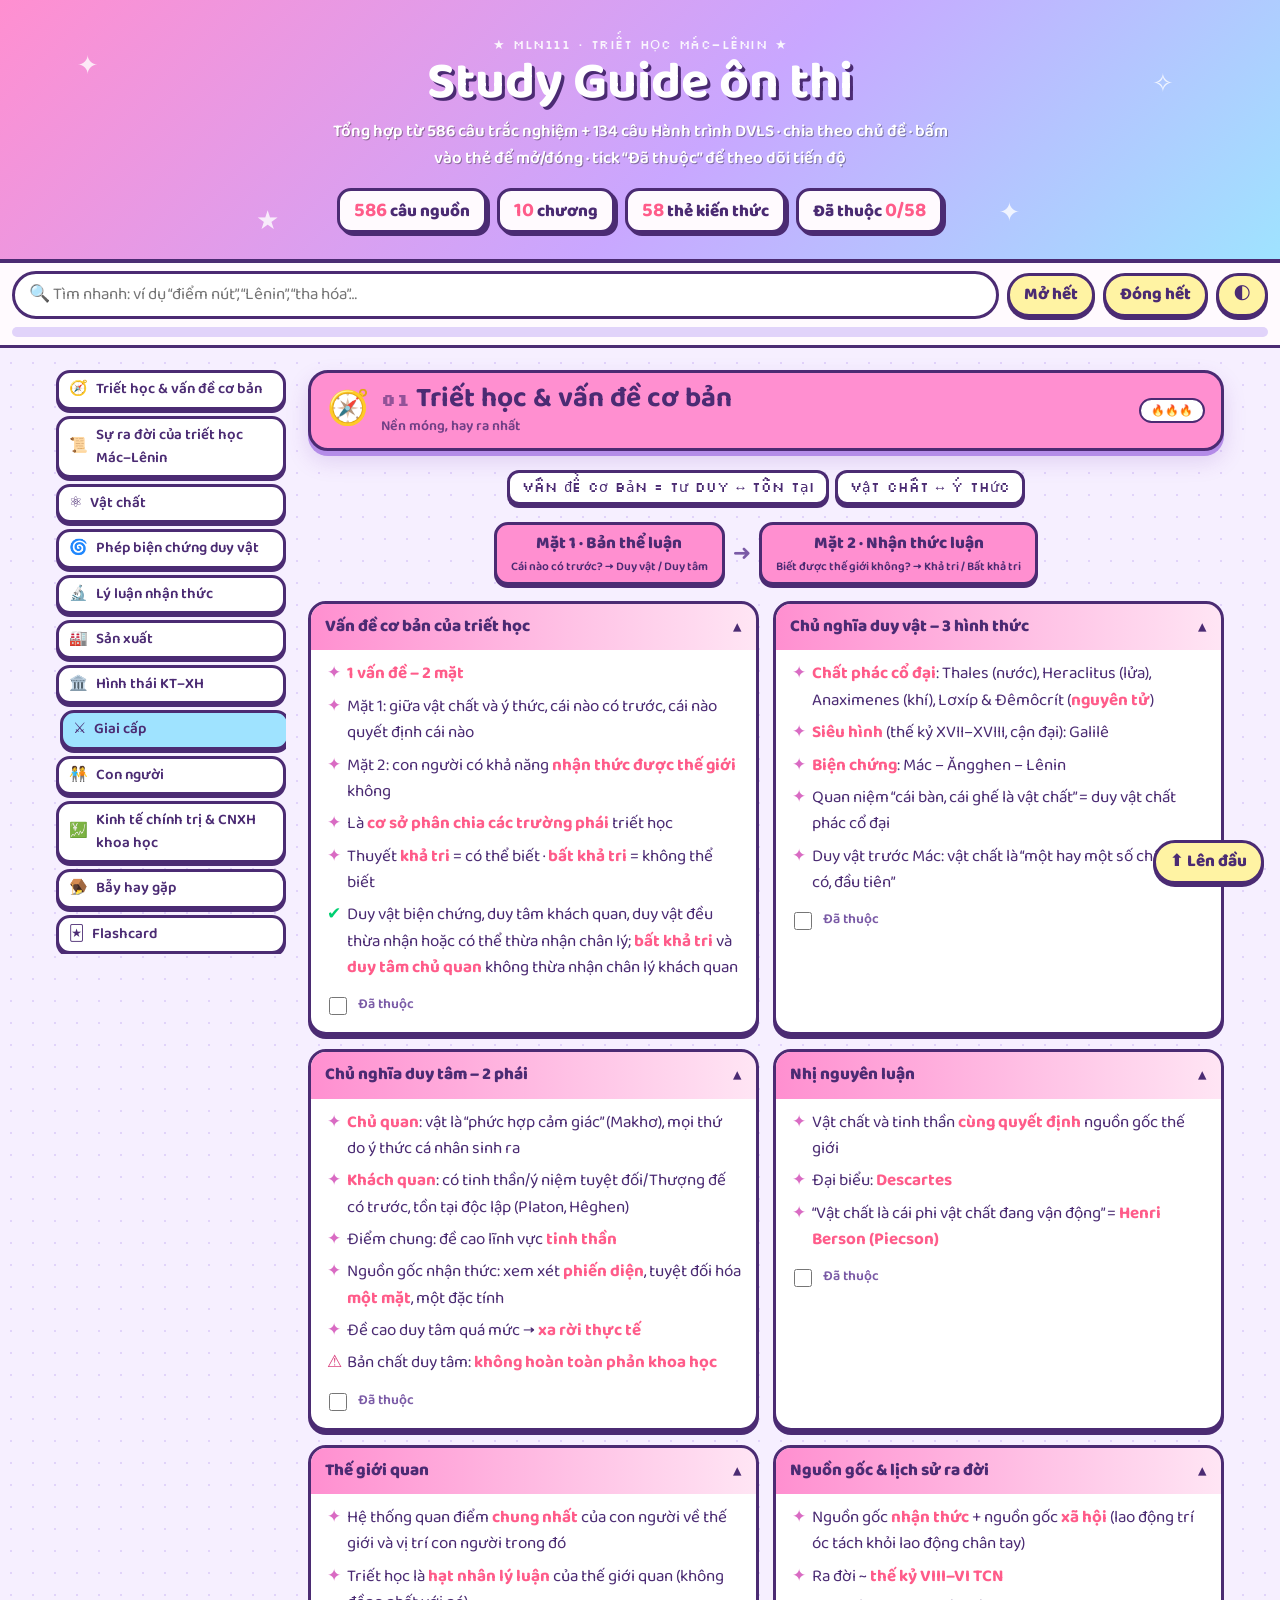
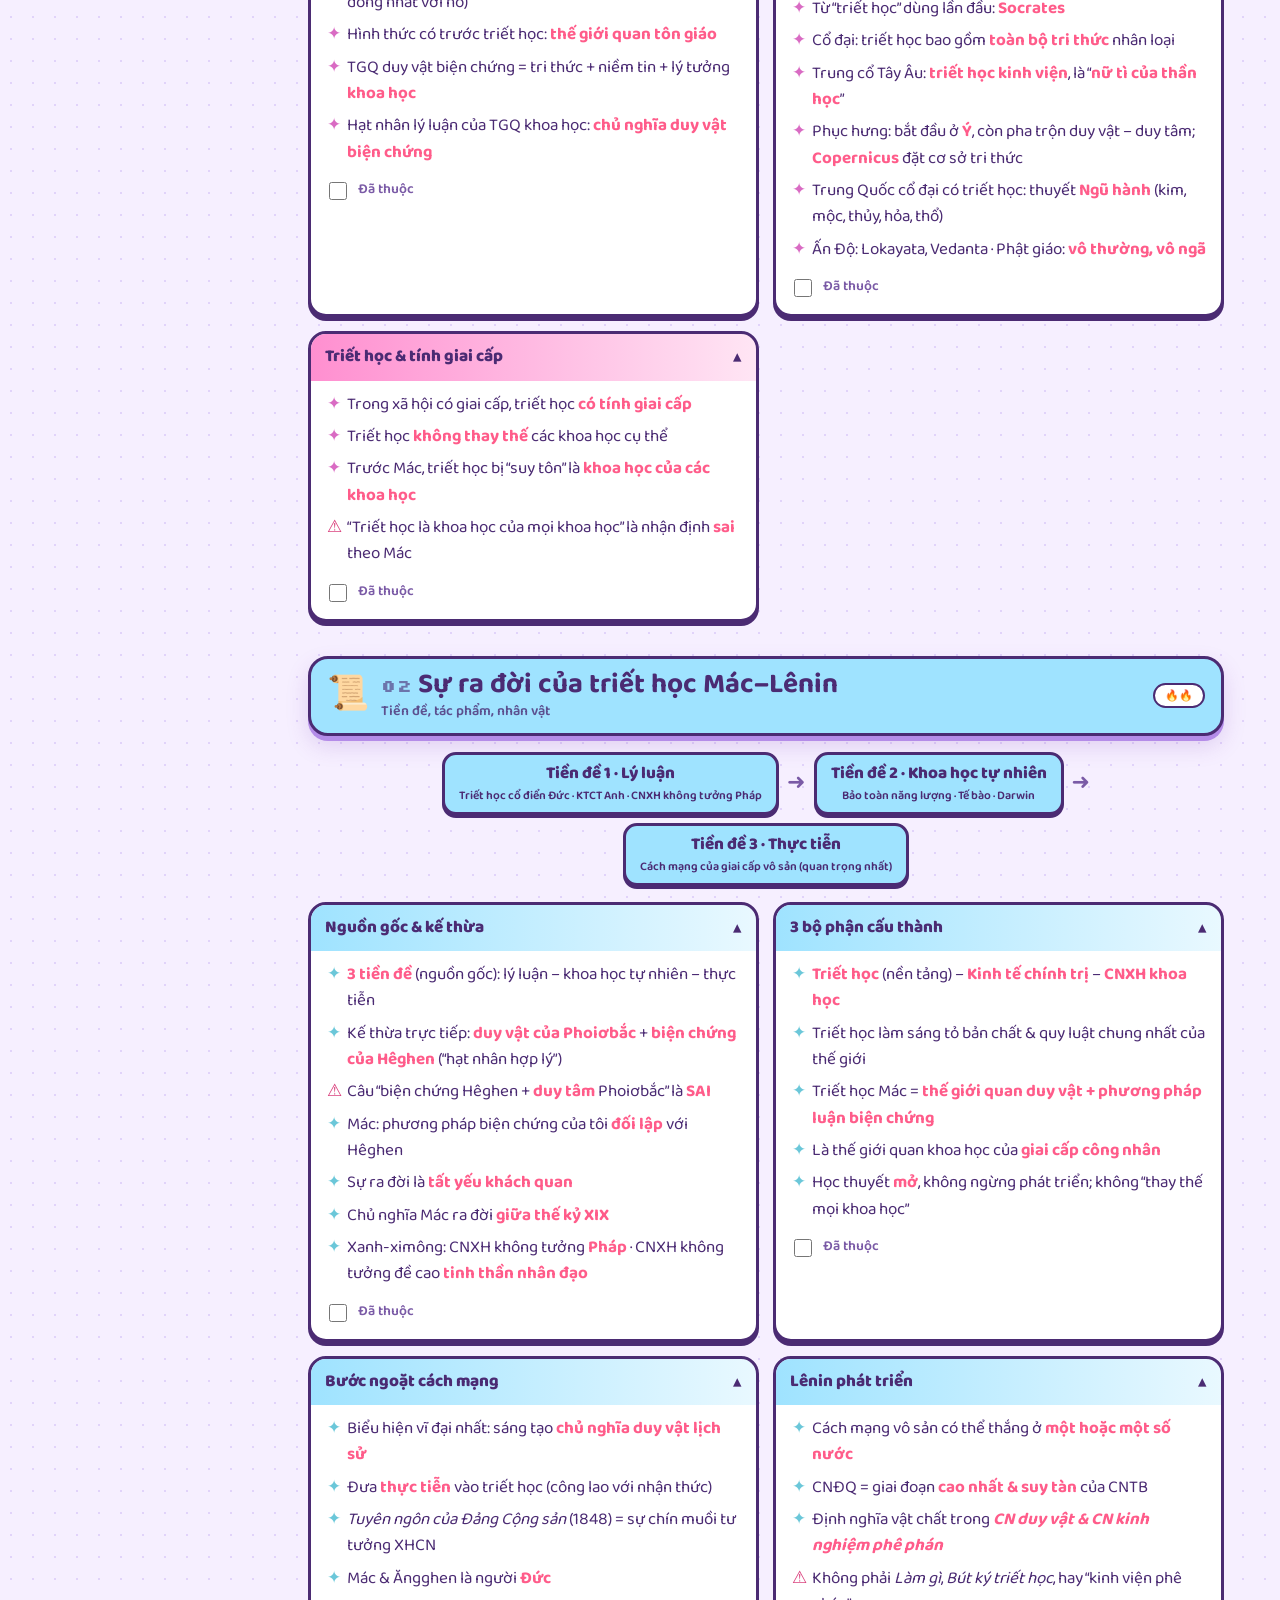
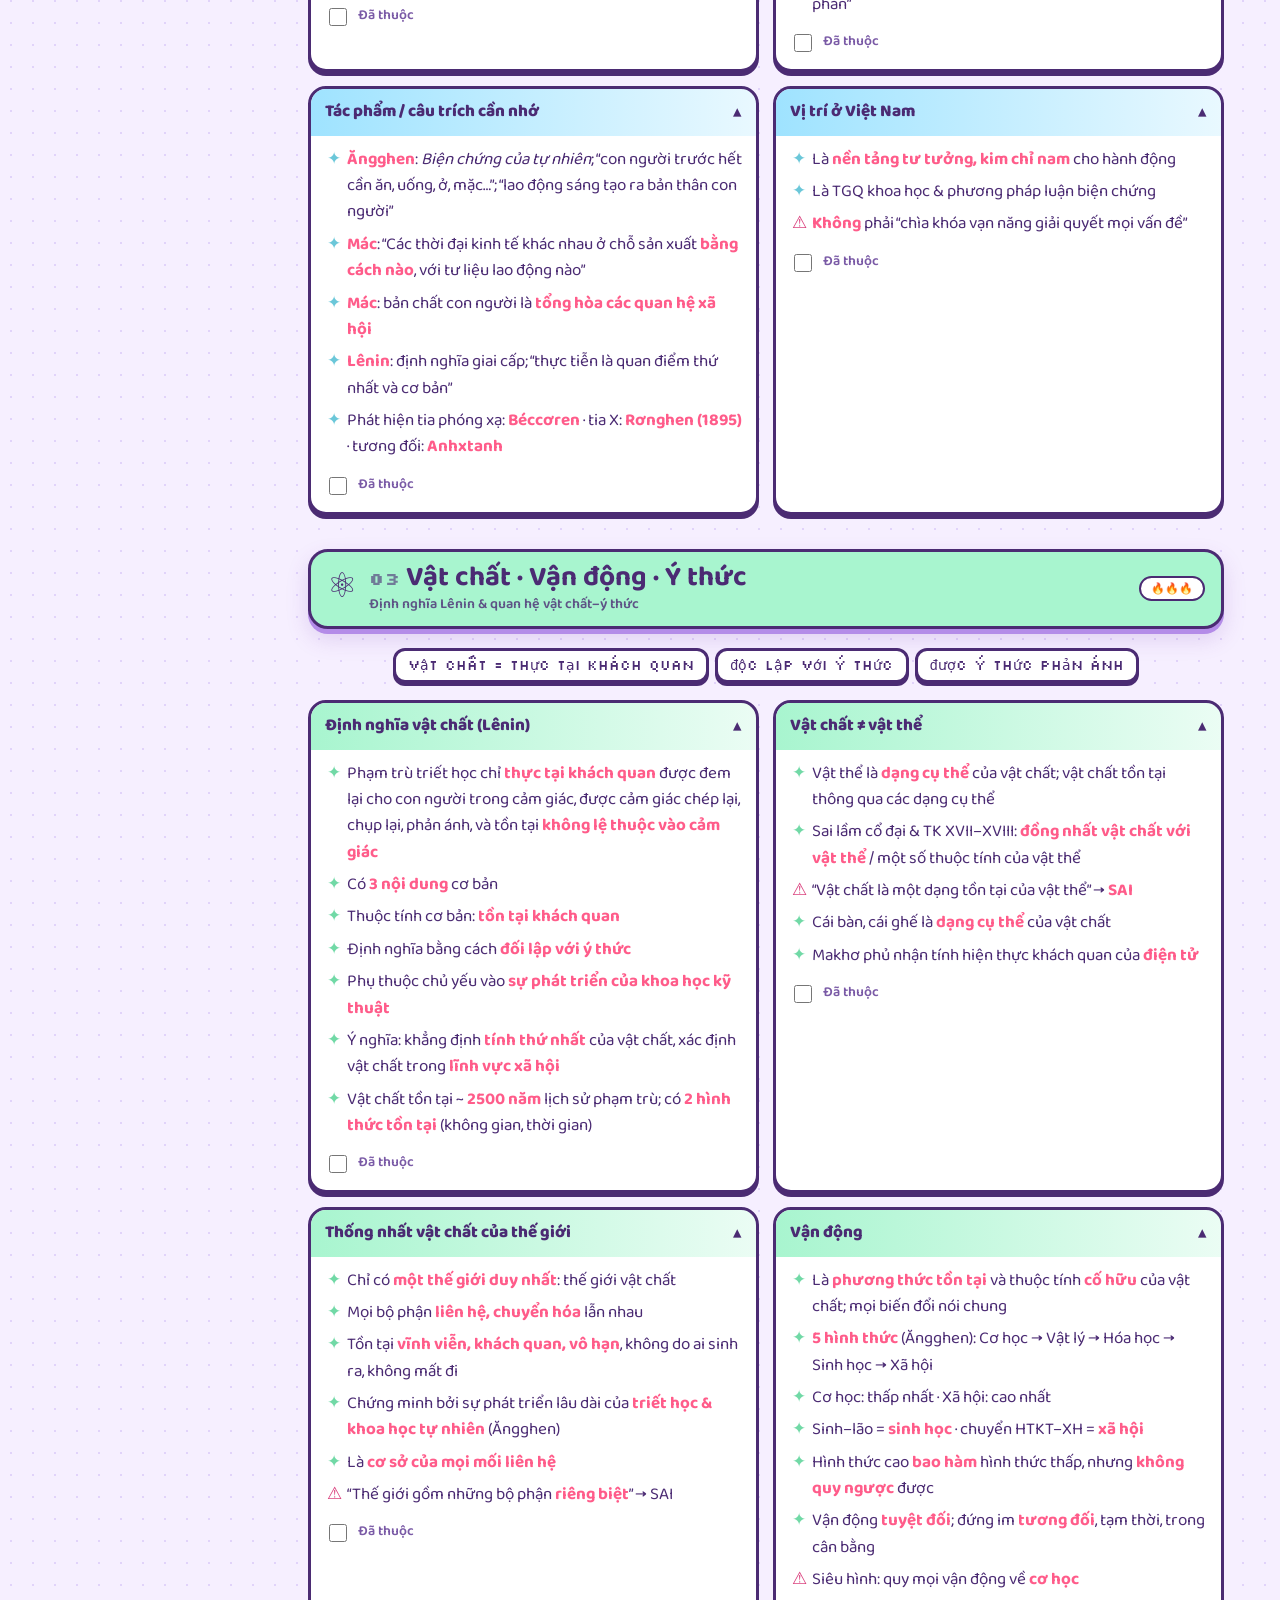
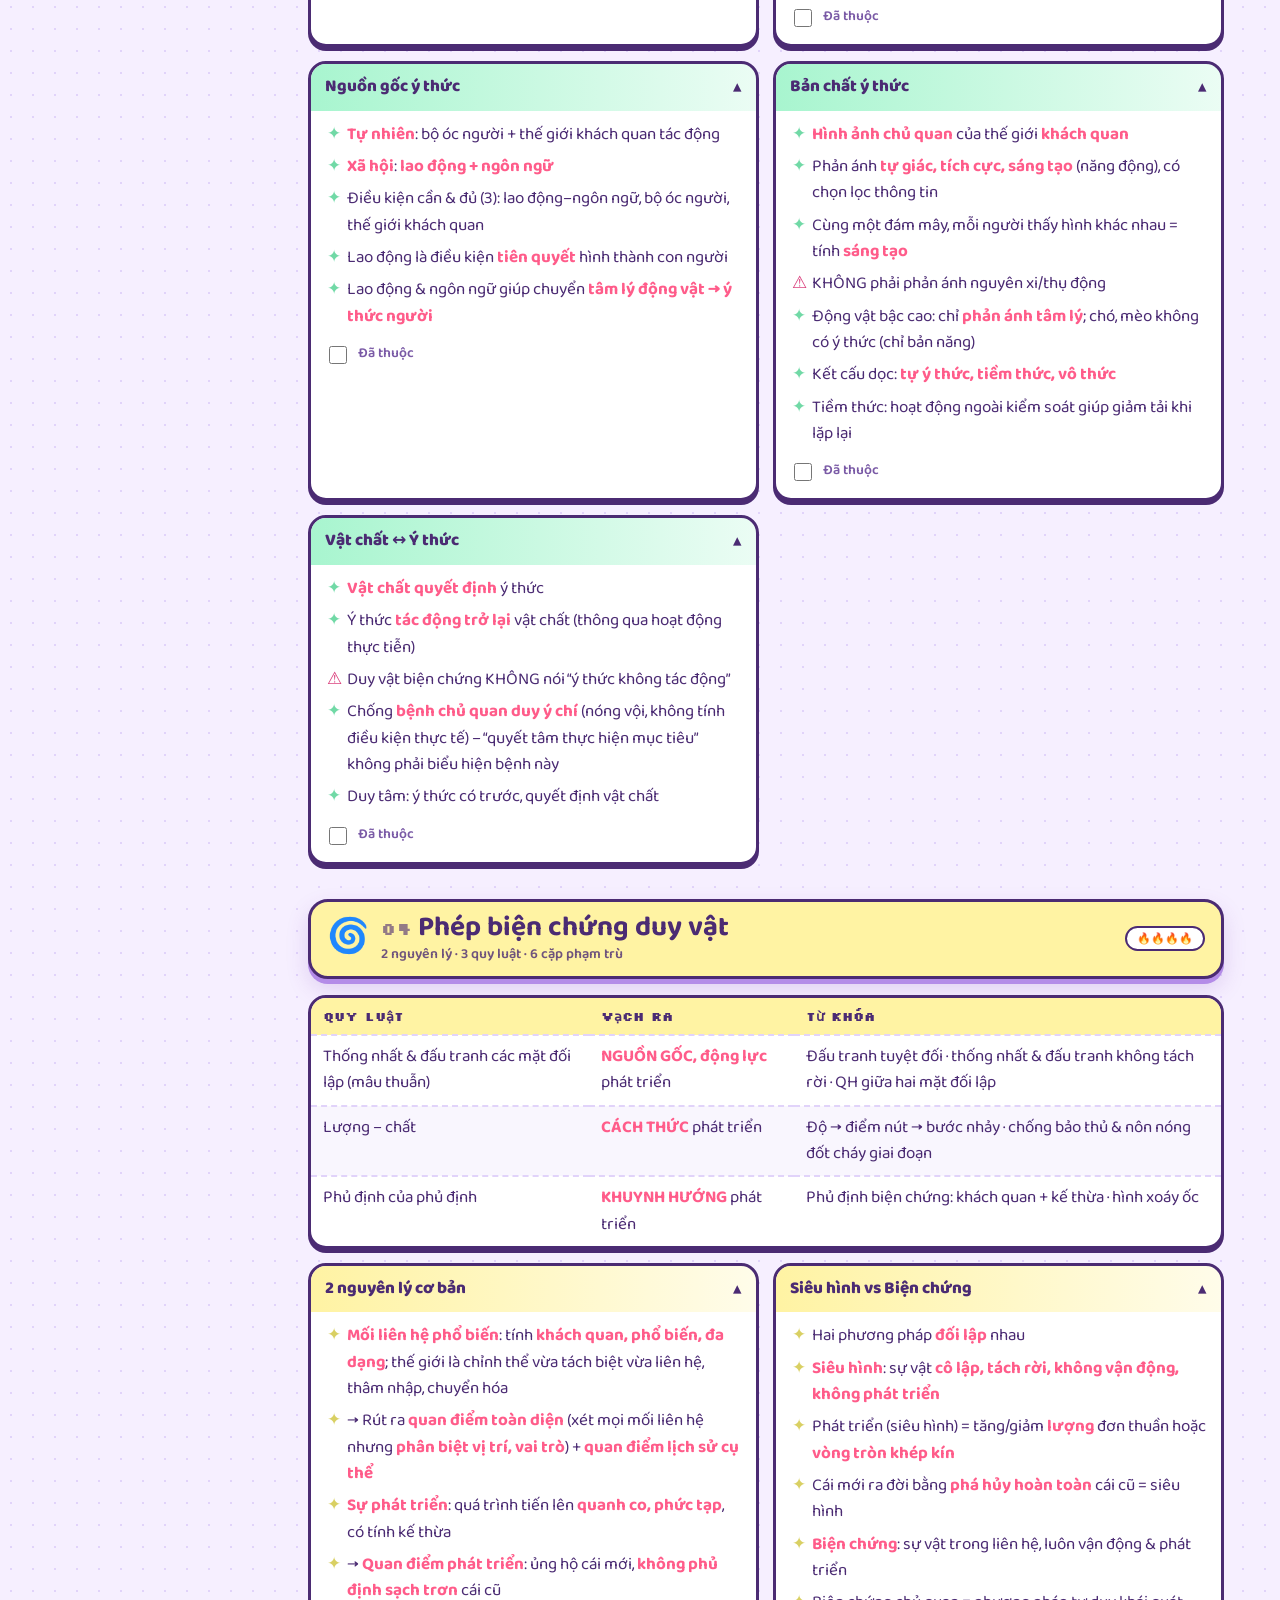
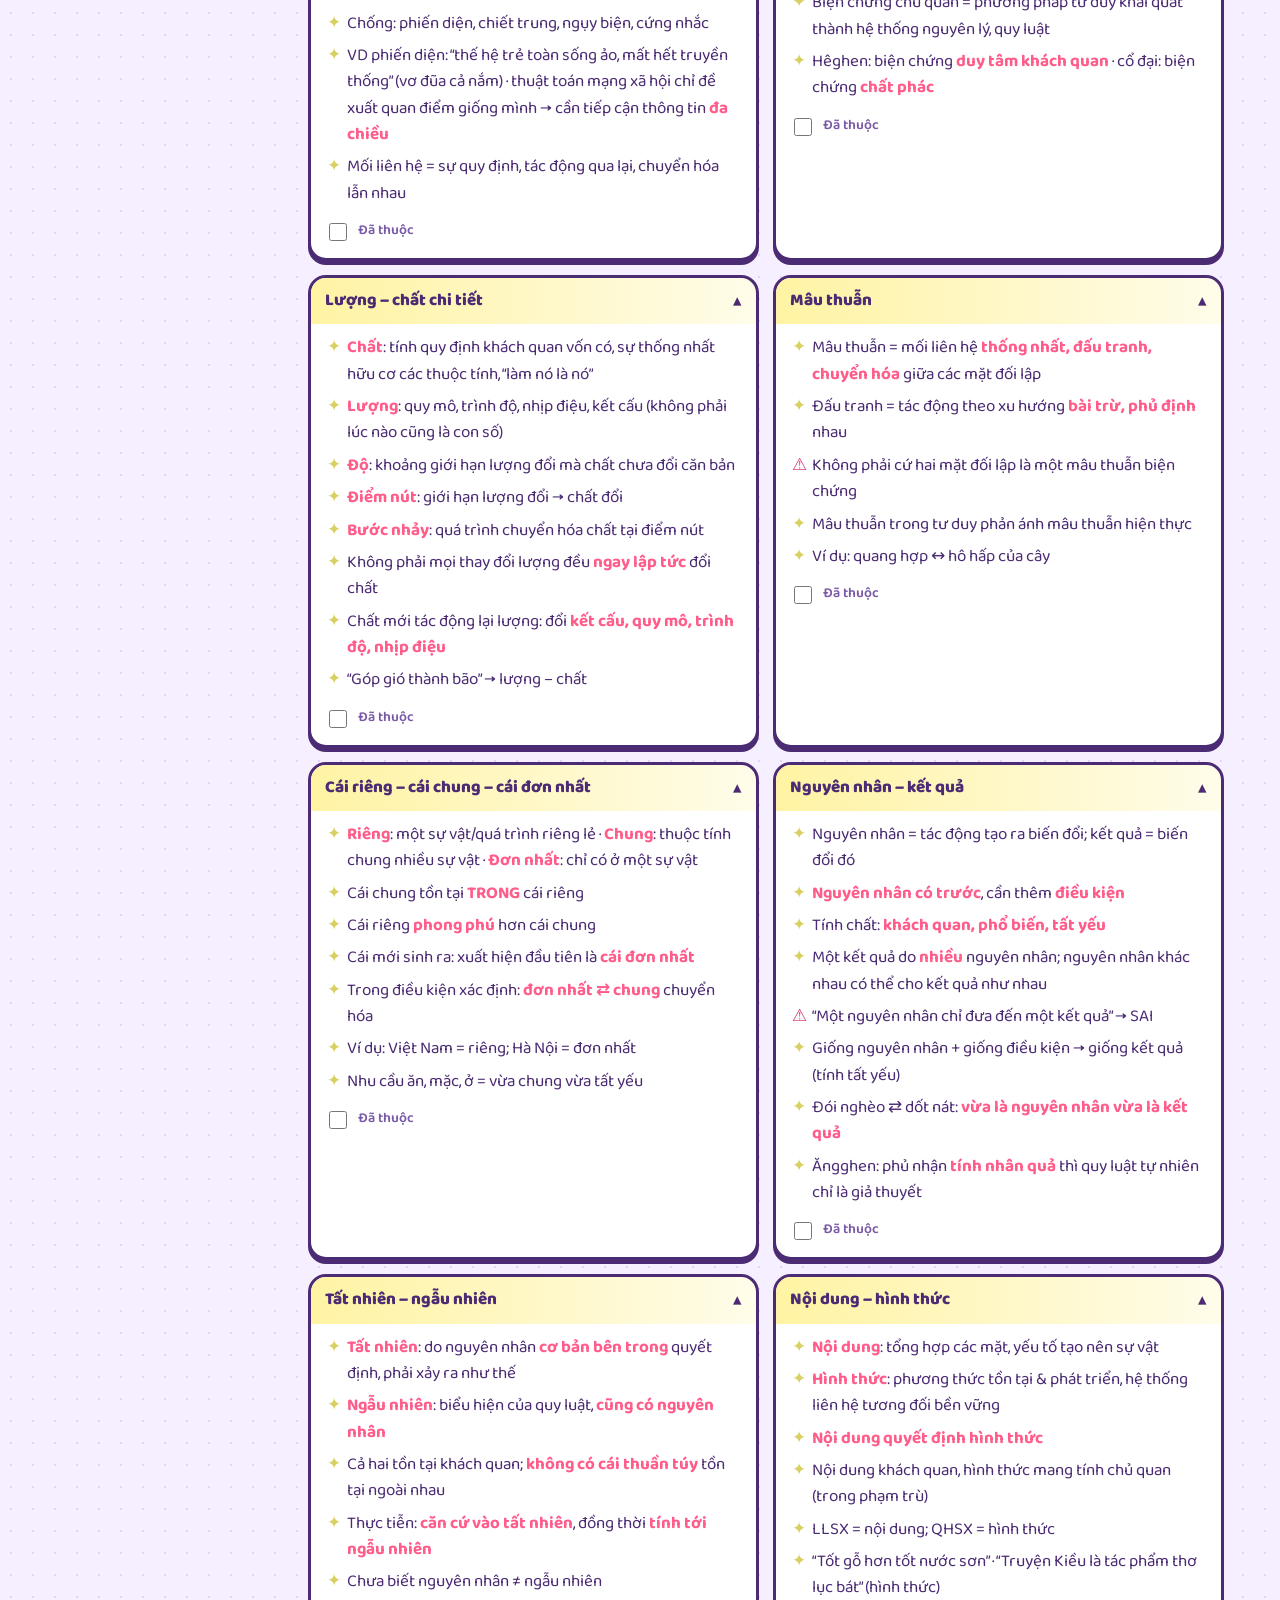
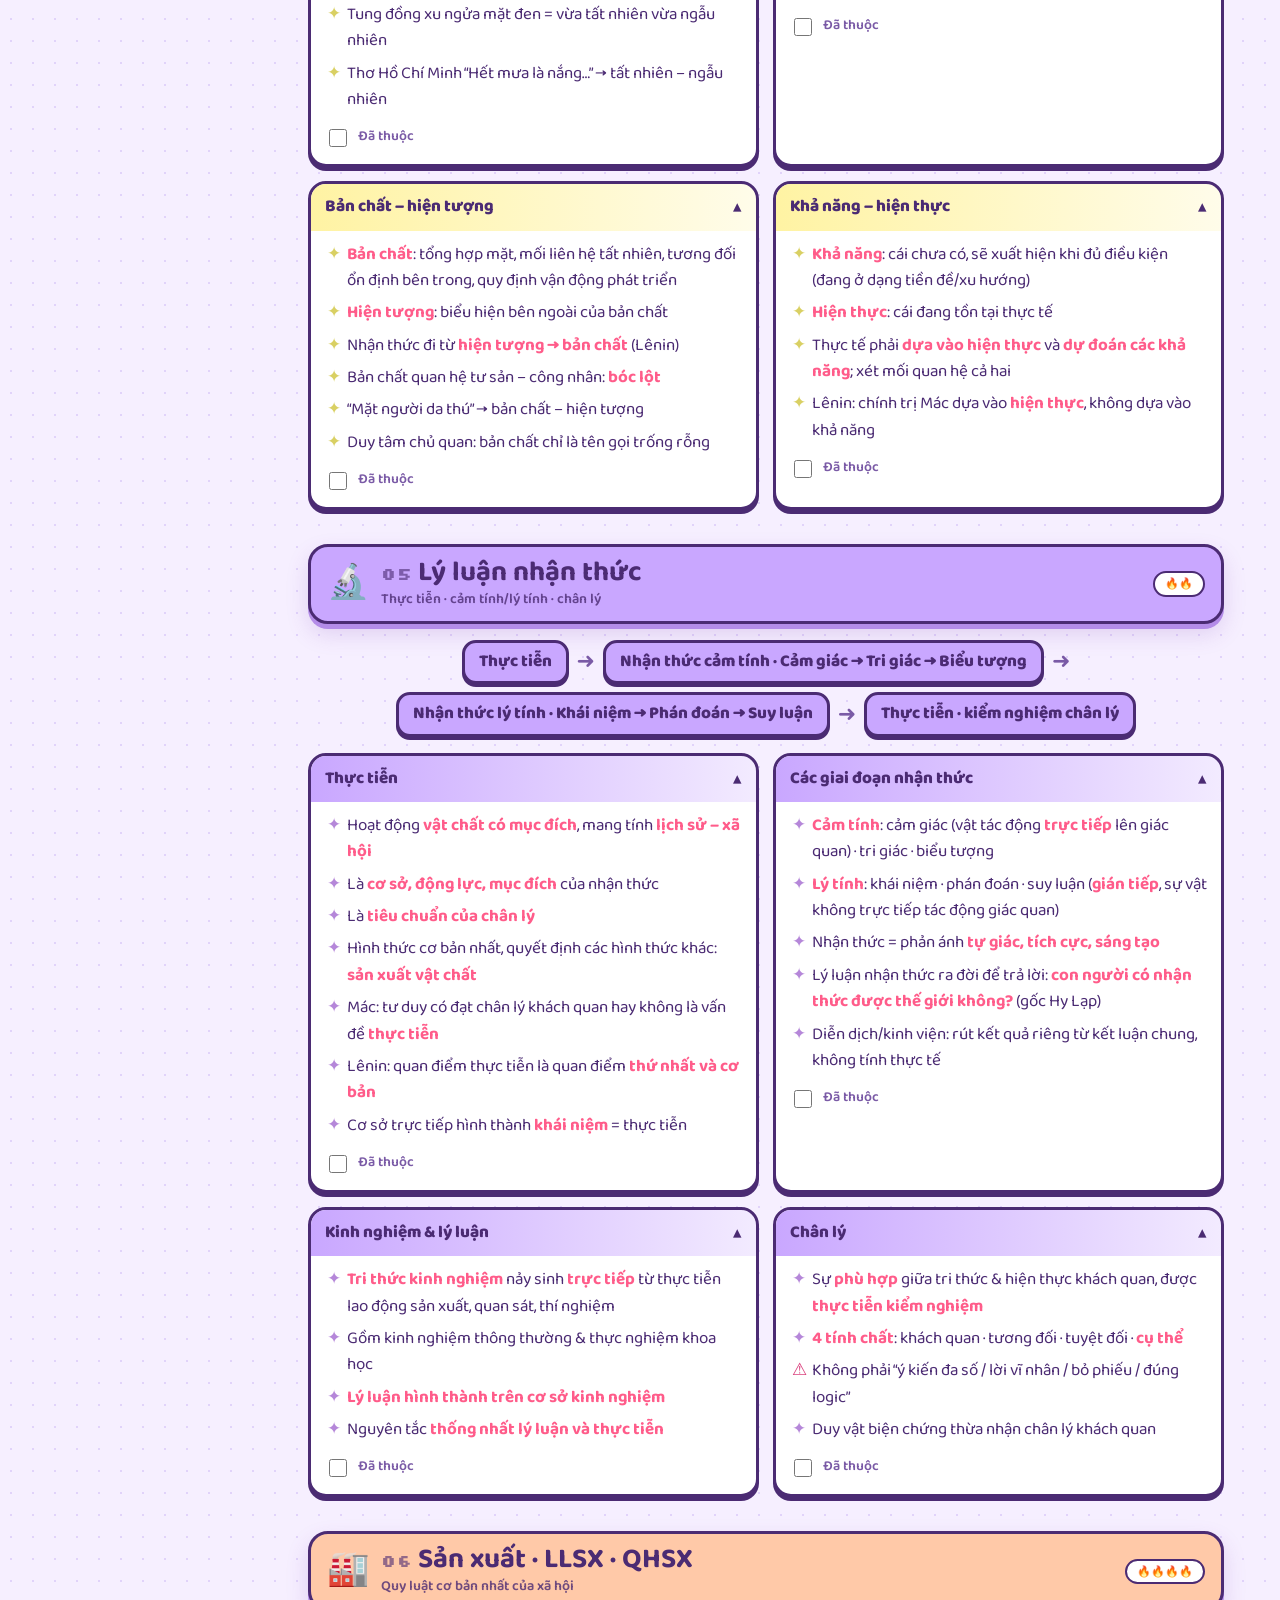
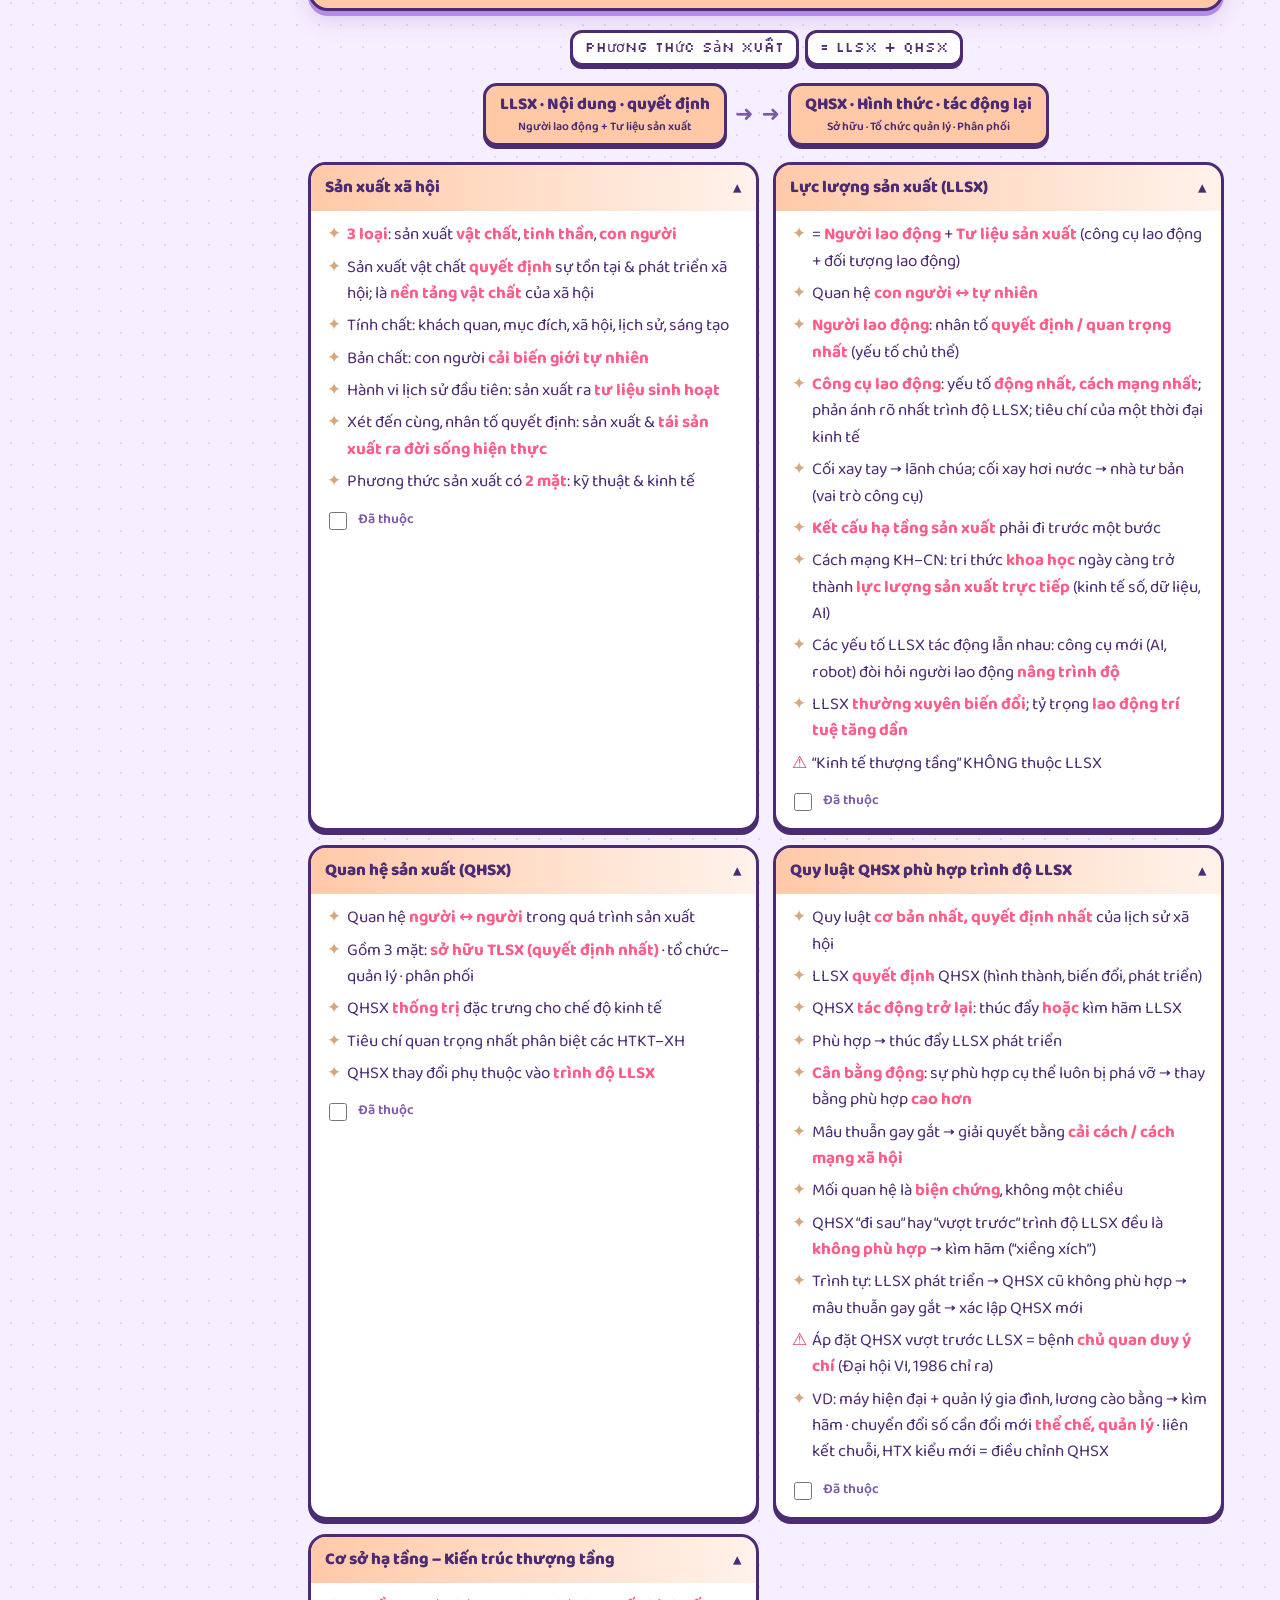
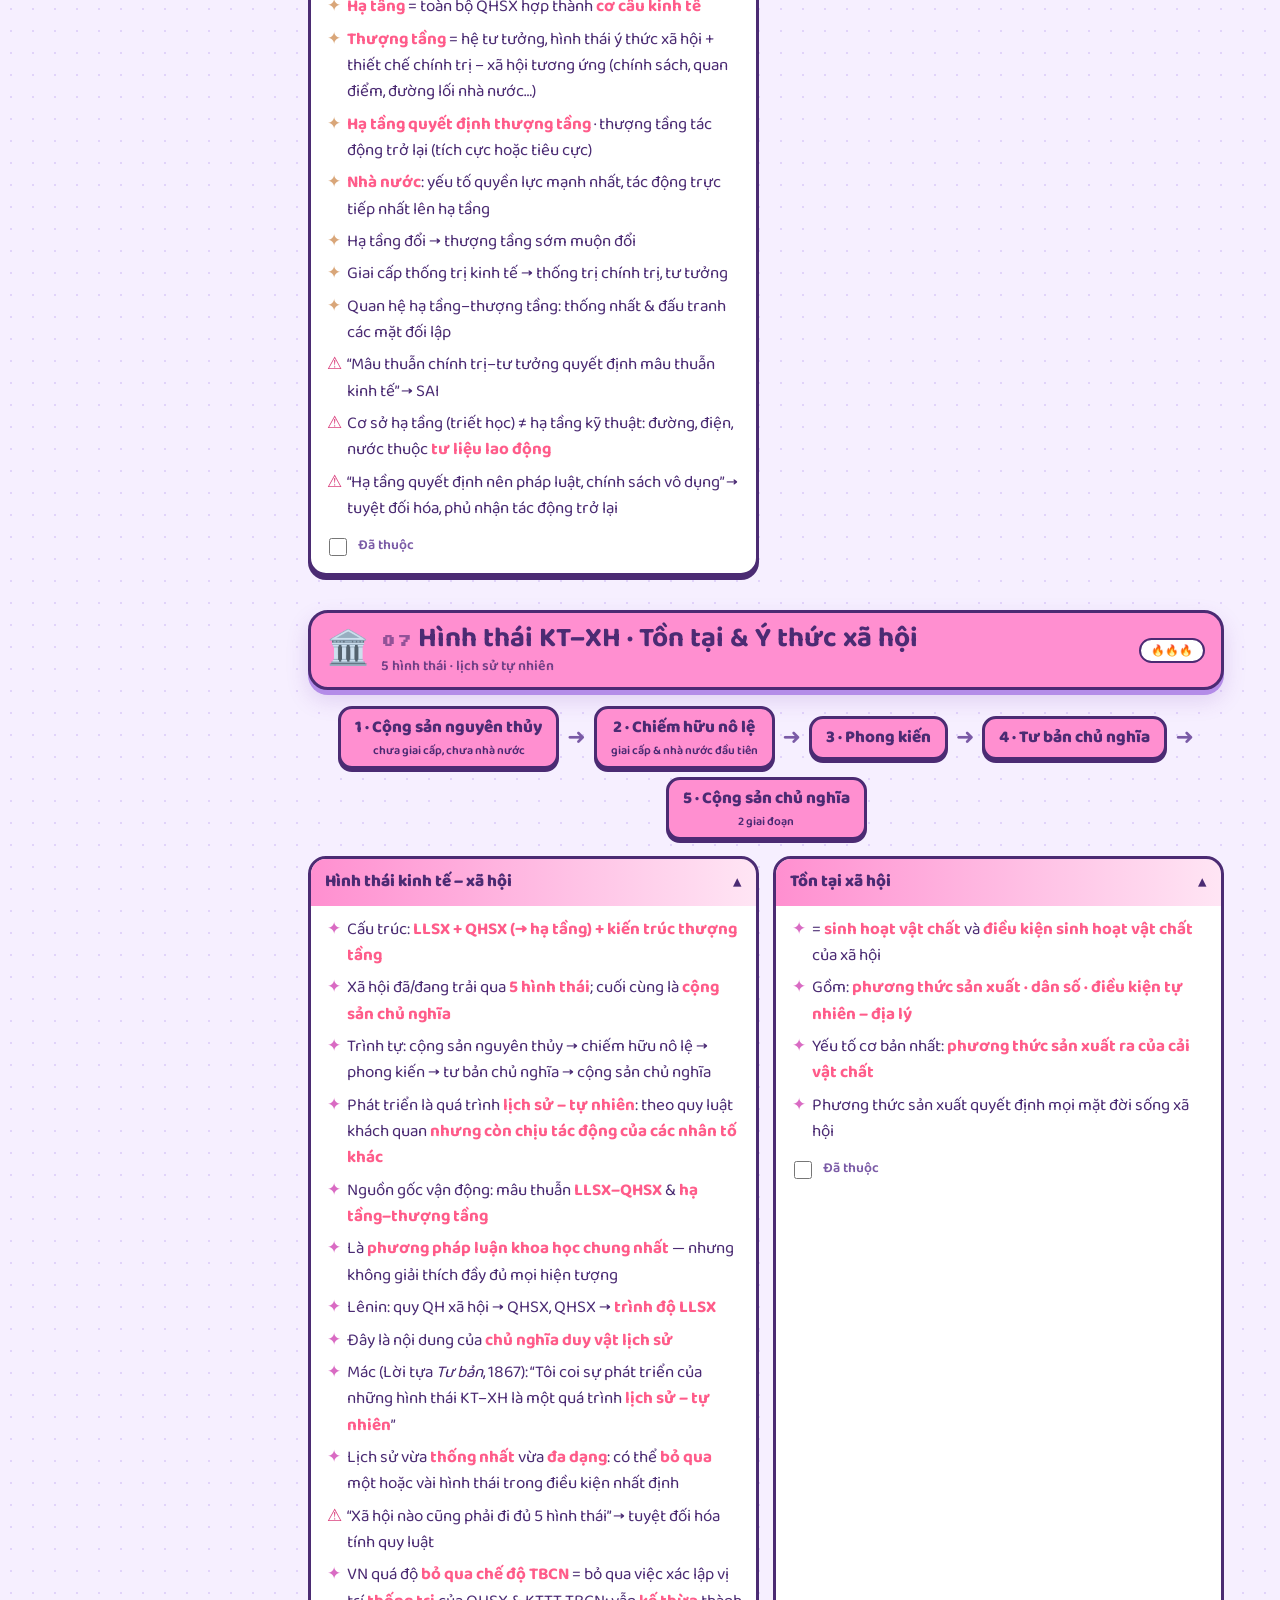
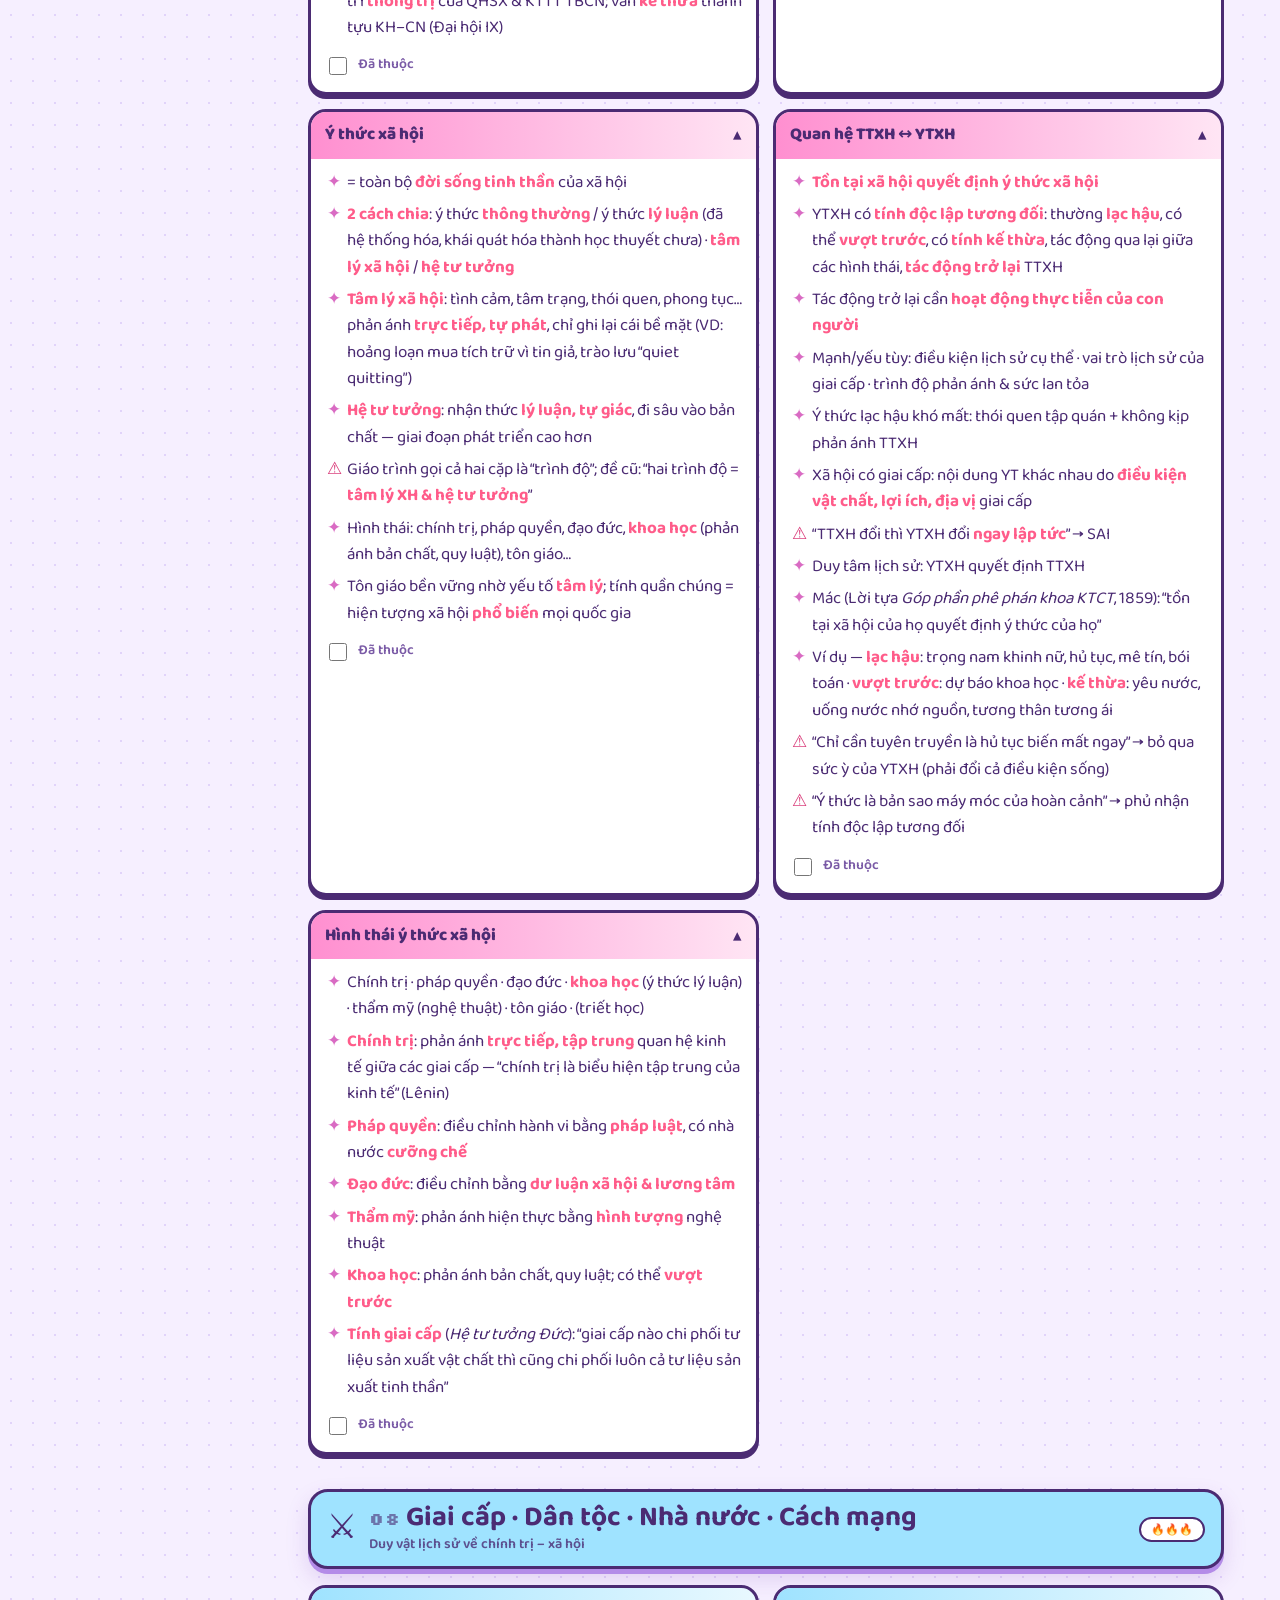
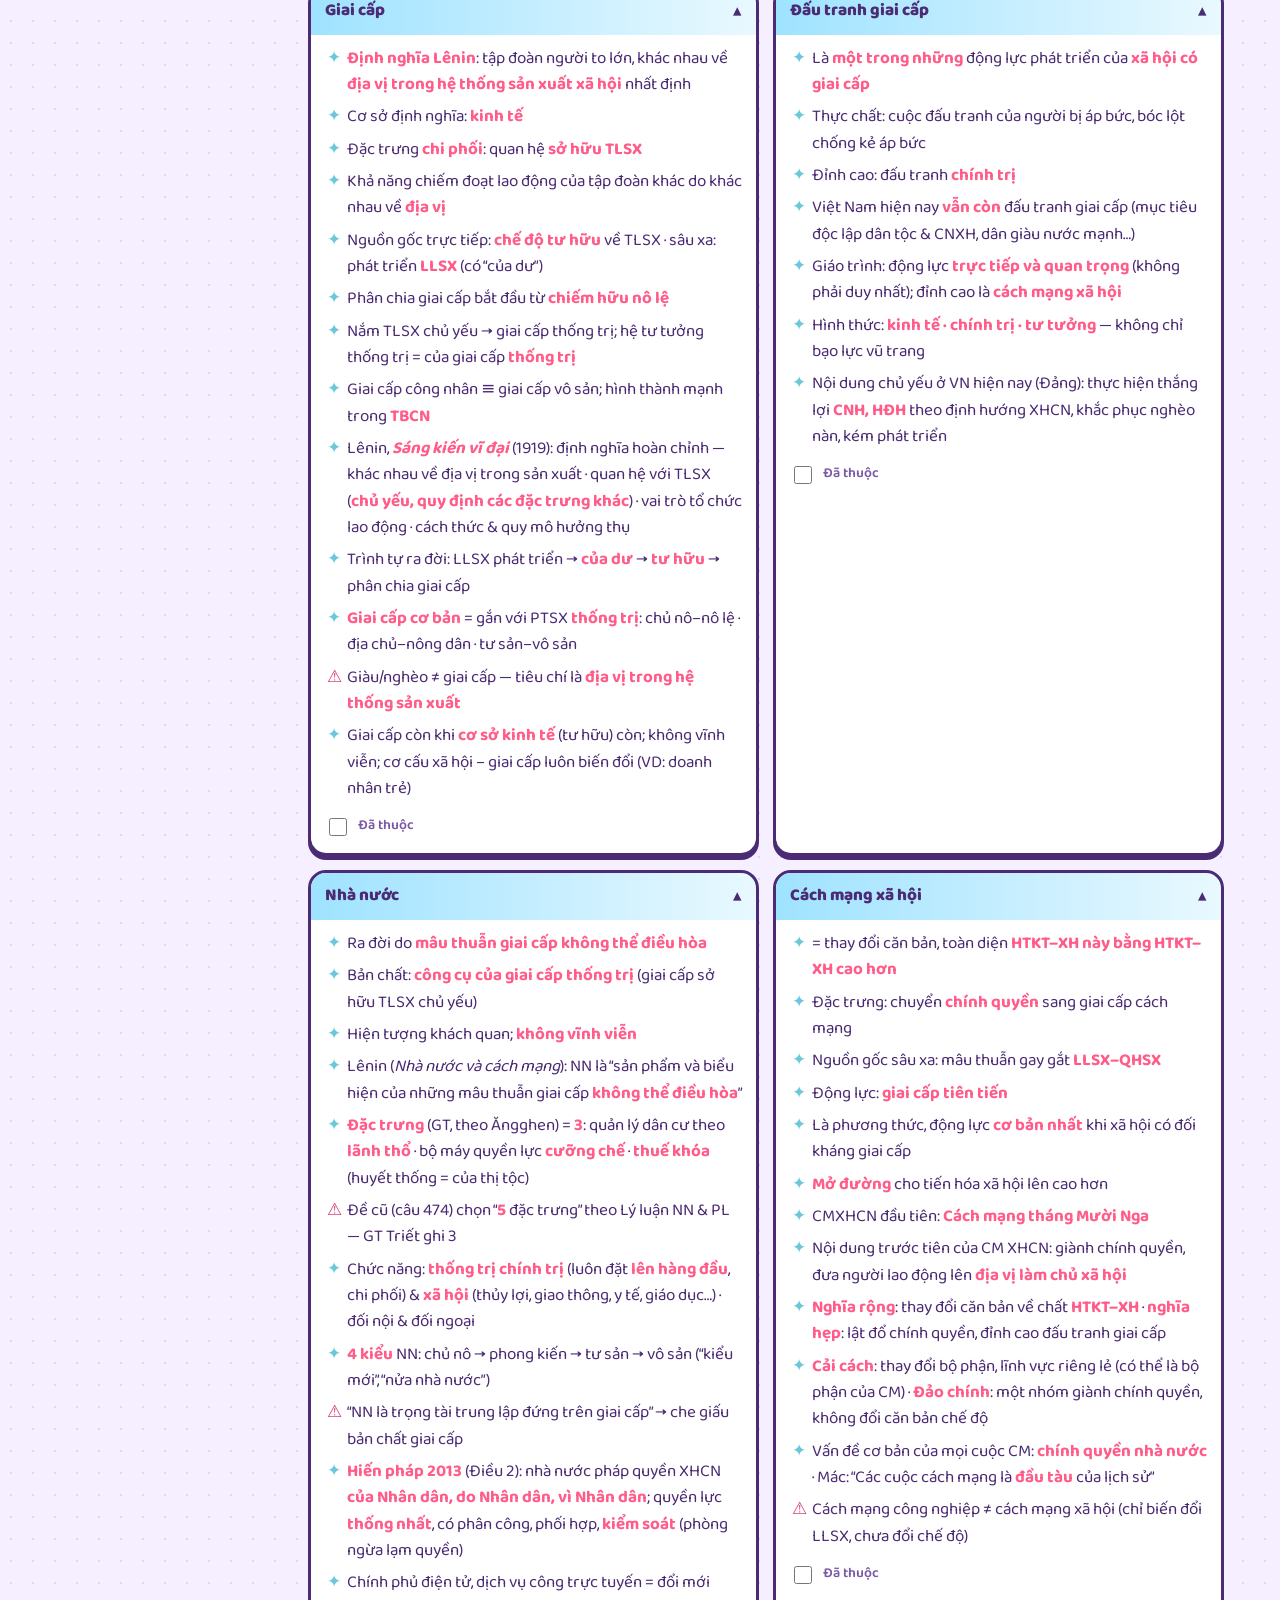
<file: study-guide.html>
<!doctype html>
<html lang="vi">
<head>
<meta charset="utf-8">
<meta name="viewport" content="width=device-width,initial-scale=1">
<title>MLN111 Study Guide</title>
<link rel="preconnect" href="https://fonts.googleapis.com">
<link href="https://fonts.googleapis.com/css2?family=Baloo+2:wght@400;600;800&family=Silkscreen:wght@400;700&display=swap" rel="stylesheet">
<style>
:root{
  --bg:#f6efff;--bg2:#fffafe;--card:#ffffff;--ink:#4b2b73;--ink2:#7a5aa6;--line:#e1d3fa;
  --pink:#ff8fd0;--lav:#c9a7ff;--sky:#9fe3ff;--mint:#a8f5cf;--lemon:#fff3a3;--peach:#ffc9a8;
  --ok:#3ddc97;--bad:#ff5c8a;--shadow:0 5px 0 #b48ce8,0 10px 22px rgba(120,60,180,.18);
  --hl:#fff0a8;
}
@media (prefers-color-scheme:dark){
  :root:not([data-theme="light"]){
    --bg:#150f2c;--bg2:#1d1544;--card:#241a52;--ink:#f1e8ff;--ink2:#b9a4e6;--line:#3b2d78;
    --pink:#ff3fa4;--lav:#8f5cff;--sky:#27e6ff;--mint:#2bff9e;--lemon:#ffcf5c;--peach:#ff9f6b;
    --shadow:0 5px 0 #5a38b8,0 10px 22px rgba(0,0,0,.4);--hl:#6b4d00;
  }
}
:root[data-theme="dark"]{
  --bg:#150f2c;--bg2:#1d1544;--card:#241a52;--ink:#f1e8ff;--ink2:#b9a4e6;--line:#3b2d78;
  --pink:#ff3fa4;--lav:#8f5cff;--sky:#27e6ff;--mint:#2bff9e;--lemon:#ffcf5c;--peach:#ff9f6b;
  --shadow:0 5px 0 #5a38b8,0 10px 22px rgba(0,0,0,.4);--hl:#6b4d00;
}
*{box-sizing:border-box}
html{scroll-behavior:smooth;scroll-padding-top:80px}
body{margin:0;background:var(--bg);color:var(--ink);font-family:"Baloo 2",system-ui,sans-serif;font-size:17px;line-height:1.55;
  background-image:radial-gradient(var(--line) 1.2px,transparent 1.2px);background-size:22px 22px}
.pix{font-family:"Silkscreen",monospace;letter-spacing:.5px}
header.hero{padding:34px 16px 26px;text-align:center;background:linear-gradient(135deg,var(--pink),var(--lav) 55%,var(--sky));color:#fff;border-bottom:4px solid var(--ink);position:relative;overflow:hidden}
header.hero h1{margin:0;font-size:clamp(28px,6vw,52px);text-shadow:3px 3px 0 var(--ink);line-height:1.1}
header.hero p{margin:8px auto 0;max-width:640px;text-shadow:1px 1px 0 rgba(0,0,0,.35);font-weight:600}
.stars span{position:absolute;font-size:26px;opacity:.8;animation:tw 3s ease-in-out infinite}
@keyframes tw{50%{transform:scale(1.4) rotate(20deg);opacity:.3}}
.stats{display:flex;gap:10px;justify-content:center;flex-wrap:wrap;margin-top:16px}
.stat{background:var(--bg2);color:var(--ink);border:3px solid var(--ink);border-radius:14px;padding:4px 14px;box-shadow:3px 3px 0 var(--ink);font-weight:800}
.stat b{font-size:20px}
.bar{position:sticky;top:0;z-index:20;background:var(--bg2);border-bottom:3px solid var(--ink);padding:8px 12px;display:flex;gap:8px;align-items:center;flex-wrap:wrap}
.bar input{flex:1;min-width:160px;padding:8px 14px;border-radius:999px;border:3px solid var(--ink);background:var(--card);color:var(--ink);font:inherit;outline:none}
.bar input:focus{box-shadow:0 0 0 3px var(--pink)}
.btn{border:3px solid var(--ink);background:var(--lemon);color:#4b2b73;border-radius:999px;padding:6px 14px;font:inherit;font-weight:800;cursor:pointer;box-shadow:0 3px 0 var(--ink)}
.btn:active{transform:translateY(3px);box-shadow:none}
.prog{height:10px;background:var(--line);border-radius:99px;overflow:hidden;flex-basis:100%}
.prog i{display:block;height:100%;width:0;background:linear-gradient(90deg,var(--mint),var(--sky));transition:width .4s}
.layout{max-width:1200px;margin:0 auto;display:grid;grid-template-columns:230px 1fr;gap:22px;padding:22px 16px 60px}
nav.toc{position:sticky;top:96px;align-self:start;max-height:calc(100vh - 120px);overflow:auto;display:flex;flex-direction:column;gap:6px}
nav.toc a{display:flex;gap:8px;align-items:center;text-decoration:none;color:var(--ink);background:var(--card);border:3px solid var(--ink);border-radius:14px;padding:5px 10px;font-weight:600;font-size:15px;box-shadow:0 3px 0 var(--ink);transition:.15s}
nav.toc a:hover,nav.toc a.on{transform:translateX(4px);background:var(--c,var(--pink));color:#4b2b73}
nav.toc .n{font-family:"Silkscreen",monospace;font-size:11px;opacity:.7}
.sec{margin-bottom:34px}
.sec-h{display:flex;align-items:center;gap:12px;padding:10px 16px;border:3px solid var(--ink);border-radius:20px;background:var(--c);color:#4b2b73;box-shadow:var(--shadow);margin-bottom:16px}
.sec-h .ic{font-size:34px}
.sec-h h2{margin:0;font-size:clamp(20px,3.4vw,28px);line-height:1.15}
.sec-h small{display:block;font-weight:600;opacity:.8}
.sec-h .heat{margin-left:auto;font-family:"Silkscreen",monospace;font-size:11px;background:#fff;border:2px solid var(--ink);border-radius:999px;padding:2px 10px;white-space:nowrap}
.grid{display:grid;grid-template-columns:repeat(auto-fill,minmax(310px,1fr));gap:14px}
.card{background:var(--card);border:3px solid var(--ink);border-radius:18px;padding:0;box-shadow:0 4px 0 var(--ink);overflow:hidden}
.card>summary{list-style:none;cursor:pointer;padding:10px 14px;font-weight:800;background:linear-gradient(90deg,var(--c),transparent 130%);color:#4b2b73;display:flex;gap:8px;align-items:center}
.card>summary::-webkit-details-marker{display:none}
.card>summary::after{content:"▾";margin-left:auto;transition:.2s}
.card[open]>summary::after{transform:rotate(180deg)}
.card .body{padding:8px 14px 14px}
.card.focus{animation:focus 1.6s ease-out 2}
@keyframes focus{30%{box-shadow:0 0 0 6px var(--pink),0 4px 0 var(--ink)}}
.card ul{margin:0;padding-left:0;list-style:none}
.card li{position:relative;padding:3px 0 3px 22px}
.card li::before{content:"✦";position:absolute;left:2px;color:var(--c);filter:saturate(1.6) brightness(.85)}
.card li.warn::before{content:"⚠";color:var(--bad)}
.card li.ok::before{content:"✔";color:var(--ok)}
.card li ul{margin-top:2px}
b{color:var(--bad)}
:root[data-theme="dark"] b{color:var(--lemon)}
@media (prefers-color-scheme:dark){:root:not([data-theme="light"]) b{color:var(--lemon)}}
mark{background:var(--hl);color:inherit;border-radius:4px;padding:0 2px}
.tag{display:inline-block;font-size:12px;font-weight:800;background:var(--c);color:#4b2b73;border:2px solid var(--ink);border-radius:999px;padding:0 8px;margin-right:2px}
.tbl{overflow:auto;border:3px solid var(--ink);border-radius:18px;box-shadow:0 4px 0 var(--ink);background:var(--card);margin-bottom:14px}
table{border-collapse:collapse;width:100%;min-width:560px}
th{background:var(--c);color:#4b2b73;text-align:left;padding:8px 12px;font-family:"Silkscreen",monospace;font-size:13px}
td{padding:8px 12px;border-top:2px dashed var(--line);vertical-align:top}
tr:nth-child(even) td{background:rgba(180,140,232,.08)}
.flow{display:flex;gap:8px;flex-wrap:wrap;align-items:center;justify-content:center;margin:6px 0 16px}
.node{background:var(--c);color:#4b2b73;border:3px solid var(--ink);border-radius:14px;padding:6px 14px;font-weight:800;box-shadow:0 3px 0 var(--ink);text-align:center}
.node small{display:block;font-weight:600;font-size:12px}
.arrow{font-size:22px;color:var(--ink2)}
.tip{border:3px dashed var(--ink);border-radius:16px;padding:10px 14px;background:var(--bg2);margin:0 0 14px}
.tip strong{font-family:"Silkscreen",monospace;font-size:13px;color:var(--bad)}
.eq{font-family:"Silkscreen",monospace;font-size:14px;text-align:center;margin:0 0 14px}
.eq span{display:inline-block;background:var(--card);border:3px solid var(--ink);border-radius:12px;padding:4px 12px;margin:3px;box-shadow:0 3px 0 var(--ink)}
.flash{display:grid;grid-template-columns:repeat(auto-fill,minmax(240px,1fr));gap:14px}
.fc{perspective:900px;height:150px;cursor:pointer}
.fc div{position:relative;width:100%;height:100%;transition:transform .5s;transform-style:preserve-3d}
.fc.flip div{transform:rotateY(180deg)}
.fc p{position:absolute;inset:0;margin:0;backface-visibility:hidden;display:flex;align-items:center;justify-content:center;text-align:center;padding:14px;border:3px solid var(--ink);border-radius:18px;box-shadow:0 4px 0 var(--ink);font-weight:800}
.fc .q{background:var(--sky);color:#4b2b73}
.fc .a{background:var(--mint);color:#4b2b73;transform:rotateY(180deg)}
.chk{display:flex;gap:8px;align-items:flex-start;margin:10px 0 0;font-size:14px;color:var(--ink2);font-weight:600}
.chk input{width:18px;height:18px;accent-color:var(--ok);margin-top:3px}
.done .card{opacity:.75}
.hide{display:none!important}
footer{text-align:center;padding:24px;color:var(--ink2);font-weight:600}
#top{position:fixed;right:16px;bottom:16px;z-index:30}
@media(max-width:860px){
  .layout{grid-template-columns:1fr}
  nav.toc{position:static;flex-direction:row;overflow-x:auto;max-height:none;padding-bottom:6px}
  nav.toc a{white-space:nowrap}
}
@media print{.bar,nav.toc,#top{display:none}.layout{display:block}.card{break-inside:avoid}details>*{display:block}}
</style>
</head>
<body>
<header class="hero">
  <div class="stars"><span style="left:6%;top:18%">✦</span><span style="left:90%;top:25%;animation-delay:.6s">✧</span><span style="left:20%;top:78%;animation-delay:1.2s">★</span><span style="left:78%;top:75%;animation-delay:1.8s">✦</span></div>
  <div class="pix" style="font-size:13px;opacity:.9">★ MLN111 · TRIẾT HỌC MÁC–LÊNIN ★</div>
  <h1>Study Guide ôn thi</h1>
  <p>Tổng hợp từ 586 câu trắc nghiệm + 134 câu Hành trình DVLS · chia theo chủ đề · bấm vào thẻ để mở/đóng · tick “Đã thuộc” để theo dõi tiến độ</p>
  <div class="stats">
    <div class="stat"><b>586</b> câu nguồn</div>
    <div class="stat"><b id="nSec">0</b> chương</div>
    <div class="stat"><b id="nCard">0</b> thẻ kiến thức</div>
    <div class="stat">Đã thuộc <b id="nDone">0</b></div>
  </div>
</header>

<div class="bar">
  <input id="q" type="search" placeholder="🔍 Tìm nhanh: ví dụ “điểm nút”, “Lênin”, “tha hóa”…" aria-label="Tìm kiếm">
  <button class="btn" id="openAll">Mở hết</button>
  <button class="btn" id="closeAll">Đóng hết</button>
  <button class="btn" id="theme">🌓</button>
  <div class="prog"><i id="pb"></i></div>
</div>

<div class="layout">
  <nav class="toc" id="toc"></nav>
  <main id="main"></main>
</div>
<footer>Làm từ <code>Quiz_MLN111_Cleaned.md</code> · Học vui, thi đỗ ✦</footer>
<button class="btn" id="top" onclick="scrollTo({top:0})">⬆ Lên đầu</button>

<script>
/* Markup trong chuỗi: **đậm/nhấn mạnh** ; dòng bắt đầu "!" = cảnh báo/bẫy ; "+" = điểm chắc chắn */
const COLORS=['var(--pink)','var(--sky)','var(--mint)','var(--lemon)','var(--lav)','var(--peach)'];
const S=[
{id:'tc',ic:'🧭',t:'Triết học & vấn đề cơ bản',sub:'Nền móng, hay ra nhất',heat:'🔥🔥🔥',
 eq:['Vấn đề cơ bản = Tư duy ↔ Tồn tại','Vật chất ↔ Ý thức'],
 flow:[['Mặt 1','Bản thể luận','Cái nào có trước? → Duy vật / Duy tâm'],['Mặt 2','Nhận thức luận','Biết được thế giới không? → Khả tri / Bất khả tri']],
 cards:[
 ['Vấn đề cơ bản của triết học',['**1 vấn đề – 2 mặt**','Mặt 1: giữa vật chất và ý thức, cái nào có trước, cái nào quyết định cái nào','Mặt 2: con người có khả năng **nhận thức được thế giới** không','Là **cơ sở phân chia các trường phái** triết học','Thuyết **khả tri** = có thể biết · **bất khả tri** = không thể biết','+Duy vật biện chứng, duy tâm khách quan, duy vật đều thừa nhận hoặc có thể thừa nhận chân lý; **bất khả tri** và **duy tâm chủ quan** không thừa nhận chân lý khách quan']],
 ['Chủ nghĩa duy vật – 3 hình thức',['**Chất phác cổ đại**: Thales (nước), Heraclitus (lửa), Anaximenes (khí), Lơxíp & Đêmôcrít (**nguyên tử**)','**Siêu hình** (thế kỷ XVII–XVIII, cận đại): Galilê','**Biện chứng**: Mác – Ăngghen – Lênin','Quan niệm “cái bàn, cái ghế là vật chất” = duy vật chất phác cổ đại','Duy vật trước Mác: vật chất là “một hay một số chất tự có, đầu tiên”']],
 ['Chủ nghĩa duy tâm – 2 phái',['**Chủ quan**: vật là “phức hợp cảm giác” (Makhơ), mọi thứ do ý thức cá nhân sinh ra','**Khách quan**: có tinh thần/ý niệm tuyệt đối/Thượng đế có trước, tồn tại độc lập (Platon, Hêghen)','Điểm chung: đề cao lĩnh vực **tinh thần**','Nguồn gốc nhận thức: xem xét **phiến diện**, tuyệt đối hóa **một mặt**, một đặc tính','Đề cao duy tâm quá mức → **xa rời thực tế**','!Bản chất duy tâm: **không hoàn toàn phản khoa học**']],
 ['Nhị nguyên luận',['Vật chất và tinh thần **cùng quyết định** nguồn gốc thế giới','Đại biểu: **Descartes**','“Vật chất là cái phi vật chất đang vận động” = **Henri Berson (Piecson)**']],
 ['Thế giới quan',['Hệ thống quan điểm **chung nhất** của con người về thế giới và vị trí con người trong đó','Triết học là **hạt nhân lý luận** của thế giới quan (không đồng nhất với nó)','Hình thức có trước triết học: **thế giới quan tôn giáo**','TGQ duy vật biện chứng = tri thức + niềm tin + lý tưởng **khoa học**','Hạt nhân lý luận của TGQ khoa học: **chủ nghĩa duy vật biện chứng**']],
 ['Nguồn gốc & lịch sử ra đời',['Nguồn gốc **nhận thức** + nguồn gốc **xã hội** (lao động trí óc tách khỏi lao động chân tay)','Ra đời ~ **thế kỷ VIII–VI TCN**','Từ “triết học” dùng lần đầu: **Socrates**','Cổ đại: triết học bao gồm **toàn bộ tri thức** nhân loại','Trung cổ Tây Âu: **triết học kinh viện**, là “**nữ tì của thần học**”','Phục hưng: bắt đầu ở **Ý**, còn pha trộn duy vật – duy tâm; **Copernicus** đặt cơ sở tri thức','Trung Quốc cổ đại có triết học: thuyết **Ngũ hành** (kim, mộc, thủy, hỏa, thổ)','Ấn Độ: Lokayata, Vedanta · Phật giáo: **vô thường, vô ngã**']],
 ['Triết học & tính giai cấp',['Trong xã hội có giai cấp, triết học **có tính giai cấp**','Triết học **không thay thế** các khoa học cụ thể','Trước Mác, triết học bị “suy tôn” là **khoa học của các khoa học**','!“Triết học là khoa học của mọi khoa học” là nhận định **sai** theo Mác']]
 ]},
{id:'mac',ic:'📜',t:'Sự ra đời của triết học Mác–Lênin',sub:'Tiền đề, tác phẩm, nhân vật',heat:'🔥🔥',
 flow:[['Tiền đề 1','Lý luận','Triết học cổ điển Đức · KTCT Anh · CNXH không tưởng Pháp'],['Tiền đề 2','Khoa học tự nhiên','Bảo toàn năng lượng · Tế bào · Darwin'],['Tiền đề 3','Thực tiễn','Cách mạng của giai cấp vô sản (quan trọng nhất)']],
 cards:[
 ['Nguồn gốc & kế thừa',['**3 tiền đề** (nguồn gốc): lý luận – khoa học tự nhiên – thực tiễn','Kế thừa trực tiếp: **duy vật của Phoiơbắc** + **biện chứng của Hêghen** (“hạt nhân hợp lý”)','!Câu “biện chứng Hêghen + **duy tâm** Phoiơbắc” là **SAI**','Mác: phương pháp biện chứng của tôi **đối lập** với Hêghen','Sự ra đời là **tất yếu khách quan**','Chủ nghĩa Mác ra đời **giữa thế kỷ XIX**','Xanh-ximông: CNXH không tưởng **Pháp** · CNXH không tưởng đề cao **tinh thần nhân đạo**']],
 ['3 bộ phận cấu thành',['**Triết học** (nền tảng) – **Kinh tế chính trị** – **CNXH khoa học**','Triết học làm sáng tỏ bản chất & quy luật chung nhất của thế giới','Triết học Mác = **thế giới quan duy vật + phương pháp luận biện chứng**','Là thế giới quan khoa học của **giai cấp công nhân**','Học thuyết **mở**, không ngừng phát triển; không “thay thế mọi khoa học”']],
 ['Bước ngoặt cách mạng',['Biểu hiện vĩ đại nhất: sáng tạo **chủ nghĩa duy vật lịch sử**','Đưa **thực tiễn** vào triết học (công lao với nhận thức)','*Tuyên ngôn của Đảng Cộng sản* (1848) = sự chín muồi tư tưởng XHCN','Mác & Ăngghen là người **Đức**']],
 ['Lênin phát triển',['Cách mạng vô sản có thể thắng ở **một hoặc một số nước**','CNĐQ = giai đoạn **cao nhất & suy tàn** của CNTB','Định nghĩa vật chất trong ***CN duy vật & CN kinh nghiệm phê phán***','!Không phải *Làm gì*, *Bút ký triết học*, hay “kinh viện phê phán”']],
 ['Tác phẩm / câu trích cần nhớ',['**Ăngghen**: *Biện chứng của tự nhiên*; “con người trước hết cần ăn, uống, ở, mặc…”; “lao động sáng tạo ra bản thân con người”','**Mác**: “Các thời đại kinh tế khác nhau ở chỗ sản xuất **bằng cách nào**, với tư liệu lao động nào”','**Mác**: bản chất con người là **tổng hòa các quan hệ xã hội**','**Lênin**: định nghĩa giai cấp; “thực tiễn là quan điểm thứ nhất và cơ bản”','Phát hiện tia phóng xạ: **Béccơren** · tia X: **Rơnghen (1895)** · tương đối: **Anhxtanh**']],
 ['Vị trí ở Việt Nam',['Là **nền tảng tư tưởng, kim chỉ nam** cho hành động','Là TGQ khoa học & phương pháp luận biện chứng','!**Không** phải “chìa khóa vạn năng giải quyết mọi vấn đề”']]
 ]},
{id:'vc',ic:'⚛️',t:'Vật chất · Vận động · Ý thức',sub:'Định nghĩa Lênin & quan hệ vật chất–ý thức',heat:'🔥🔥🔥',
 eq:['Vật chất = thực tại khách quan','độc lập với ý thức','được ý thức phản ánh'],
 cards:[
 ['Định nghĩa vật chất (Lênin)',['Phạm trù triết học chỉ **thực tại khách quan** được đem lại cho con người trong cảm giác, được cảm giác chép lại, chụp lại, phản ánh, và tồn tại **không lệ thuộc vào cảm giác**','Có **3 nội dung** cơ bản','Thuộc tính cơ bản: **tồn tại khách quan**','Định nghĩa bằng cách **đối lập với ý thức**','Phụ thuộc chủ yếu vào **sự phát triển của khoa học kỹ thuật**','Ý nghĩa: khẳng định **tính thứ nhất** của vật chất, xác định vật chất trong **lĩnh vực xã hội**','Vật chất tồn tại ~ **2500 năm** lịch sử phạm trù; có **2 hình thức tồn tại** (không gian, thời gian)']],
 ['Vật chất ≠ vật thể',['Vật thể là **dạng cụ thể** của vật chất; vật chất tồn tại thông qua các dạng cụ thể','Sai lầm cổ đại & TK XVII–XVIII: **đồng nhất vật chất với vật thể** / một số thuộc tính của vật thể','!“Vật chất là một dạng tồn tại của vật thể” → **SAI**','Cái bàn, cái ghế là **dạng cụ thể** của vật chất','Makhơ phủ nhận tính hiện thực khách quan của **điện tử**']],
 ['Thống nhất vật chất của thế giới',['Chỉ có **một thế giới duy nhất**: thế giới vật chất','Mọi bộ phận **liên hệ, chuyển hóa** lẫn nhau','Tồn tại **vĩnh viễn, khách quan, vô hạn**, không do ai sinh ra, không mất đi','Chứng minh bởi sự phát triển lâu dài của **triết học & khoa học tự nhiên** (Ăngghen)','Là **cơ sở của mọi mối liên hệ**','!“Thế giới gồm những bộ phận **riêng biệt**” → SAI']],
 ['Vận động',['Là **phương thức tồn tại** và thuộc tính **cố hữu** của vật chất; mọi biến đổi nói chung','**5 hình thức** (Ăngghen): Cơ học → Vật lý → Hóa học → Sinh học → Xã hội','Cơ học: thấp nhất · Xã hội: cao nhất','Sinh–lão = **sinh học** · chuyển HTKT–XH = **xã hội**','Hình thức cao **bao hàm** hình thức thấp, nhưng **không quy ngược** được','Vận động **tuyệt đối**; đứng im **tương đối**, tạm thời, trong cân bằng','!Siêu hình: quy mọi vận động về **cơ học**']],
 ['Nguồn gốc ý thức',['**Tự nhiên**: bộ óc người + thế giới khách quan tác động','**Xã hội**: **lao động + ngôn ngữ**','Điều kiện cần & đủ (3): lao động–ngôn ngữ, bộ óc người, thế giới khách quan','Lao động là điều kiện **tiên quyết** hình thành con người','Lao động & ngôn ngữ giúp chuyển **tâm lý động vật → ý thức người**']],
 ['Bản chất ý thức',['**Hình ảnh chủ quan** của thế giới **khách quan**','Phản ánh **tự giác, tích cực, sáng tạo** (năng động), có chọn lọc thông tin','Cùng một đám mây, mỗi người thấy hình khác nhau = tính **sáng tạo**','!KHÔNG phải phản ánh nguyên xi/thụ động','Động vật bậc cao: chỉ **phản ánh tâm lý**; chó, mèo không có ý thức (chỉ bản năng)','Kết cấu dọc: **tự ý thức, tiềm thức, vô thức**','Tiềm thức: hoạt động ngoài kiểm soát giúp giảm tải khi lặp lại']],
 ['Vật chất ↔ Ý thức',['**Vật chất quyết định** ý thức','Ý thức **tác động trở lại** vật chất (thông qua hoạt động thực tiễn)','!Duy vật biện chứng KHÔNG nói “ý thức không tác động”','Chống **bệnh chủ quan duy ý chí** (nóng vội, không tính điều kiện thực tế) – “quyết tâm thực hiện mục tiêu” không phải biểu hiện bệnh này','Duy tâm: ý thức có trước, quyết định vật chất']]
 ]},
{id:'bc',ic:'🌀',t:'Phép biện chứng duy vật',sub:'2 nguyên lý · 3 quy luật · 6 cặp phạm trù',heat:'🔥🔥🔥🔥',
 table:{h:['Quy luật','Vạch ra','Từ khóa'],r:[
  ['Thống nhất & đấu tranh các mặt đối lập (mâu thuẫn)','**NGUỒN GỐC, động lực** phát triển','Đấu tranh tuyệt đối · thống nhất & đấu tranh không tách rời · QH giữa hai mặt đối lập'],
  ['Lượng – chất','**CÁCH THỨC** phát triển','Độ → điểm nút → bước nhảy · chống bảo thủ & nôn nóng đốt cháy giai đoạn'],
  ['Phủ định của phủ định','**KHUYNH HƯỚNG** phát triển','Phủ định biện chứng: khách quan + kế thừa · hình xoáy ốc']]},
 cards:[
 ['2 nguyên lý cơ bản',['**Mối liên hệ phổ biến**: tính **khách quan, phổ biến, đa dạng**; thế giới là chỉnh thể vừa tách biệt vừa liên hệ, thâm nhập, chuyển hóa','→ Rút ra **quan điểm toàn diện** (xét mọi mối liên hệ nhưng **phân biệt vị trí, vai trò**) + **quan điểm lịch sử cụ thể**','**Sự phát triển**: quá trình tiến lên **quanh co, phức tạp**, có tính kế thừa','→ **Quan điểm phát triển**: ủng hộ cái mới, **không phủ định sạch trơn** cái cũ','Chống: phiến diện, chiết trung, ngụy biện, cứng nhắc','VD phiến diện: “thế hệ trẻ toàn sống ảo, mất hết truyền thống” (vơ đũa cả nắm) · thuật toán mạng xã hội chỉ đề xuất quan điểm giống mình → cần tiếp cận thông tin **đa chiều**','Mối liên hệ = sự quy định, tác động qua lại, chuyển hóa lẫn nhau']],
 ['Siêu hình vs Biện chứng',['Hai phương pháp **đối lập** nhau','**Siêu hình**: sự vật **cô lập, tách rời, không vận động, không phát triển**','Phát triển (siêu hình) = tăng/giảm **lượng** đơn thuần hoặc **vòng tròn khép kín**','Cái mới ra đời bằng **phá hủy hoàn toàn** cái cũ = siêu hình','**Biện chứng**: sự vật trong liên hệ, luôn vận động & phát triển','Biện chứng chủ quan = phương pháp tư duy khái quát thành hệ thống nguyên lý, quy luật','Hêghen: biện chứng **duy tâm khách quan** · cổ đại: biện chứng **chất phác**']],
 ['Lượng – chất chi tiết',['**Chất**: tính quy định khách quan vốn có, sự thống nhất hữu cơ các thuộc tính, “làm nó là nó”','**Lượng**: quy mô, trình độ, nhịp điệu, kết cấu (không phải lúc nào cũng là con số)','**Độ**: khoảng giới hạn lượng đổi mà chất chưa đổi căn bản','**Điểm nút**: giới hạn lượng đổi → chất đổi','**Bước nhảy**: quá trình chuyển hóa chất tại điểm nút','Không phải mọi thay đổi lượng đều **ngay lập tức** đổi chất','Chất mới tác động lại lượng: đổi **kết cấu, quy mô, trình độ, nhịp điệu**','“Góp gió thành bão” → lượng – chất']],
 ['Mâu thuẫn',['Mâu thuẫn = mối liên hệ **thống nhất, đấu tranh, chuyển hóa** giữa các mặt đối lập','Đấu tranh = tác động theo xu hướng **bài trừ, phủ định** nhau','!Không phải cứ hai mặt đối lập là một mâu thuẫn biện chứng','Mâu thuẫn trong tư duy phản ánh mâu thuẫn hiện thực','Ví dụ: quang hợp ↔ hô hấp của cây']],
 ['Cái riêng – cái chung – cái đơn nhất',['**Riêng**: một sự vật/quá trình riêng lẻ · **Chung**: thuộc tính chung nhiều sự vật · **Đơn nhất**: chỉ có ở một sự vật','Cái chung tồn tại **TRONG** cái riêng','Cái riêng **phong phú** hơn cái chung','Cái mới sinh ra: xuất hiện đầu tiên là **cái đơn nhất**','Trong điều kiện xác định: **đơn nhất ⇄ chung** chuyển hóa','Ví dụ: Việt Nam = riêng; Hà Nội = đơn nhất','Nhu cầu ăn, mặc, ở = vừa chung vừa tất yếu']],
 ['Nguyên nhân – kết quả',['Nguyên nhân = tác động tạo ra biến đổi; kết quả = biến đổi đó','**Nguyên nhân có trước**, cần thêm **điều kiện**','Tính chất: **khách quan, phổ biến, tất yếu**','Một kết quả do **nhiều** nguyên nhân; nguyên nhân khác nhau có thể cho kết quả như nhau','!“Một nguyên nhân chỉ đưa đến một kết quả” → SAI','Giống nguyên nhân + giống điều kiện → giống kết quả (tính tất yếu)','Đói nghèo ⇄ dốt nát: **vừa là nguyên nhân vừa là kết quả**','Ăngghen: phủ nhận **tính nhân quả** thì quy luật tự nhiên chỉ là giả thuyết']],
 ['Tất nhiên – ngẫu nhiên',['**Tất nhiên**: do nguyên nhân **cơ bản bên trong** quyết định, phải xảy ra như thế','**Ngẫu nhiên**: biểu hiện của quy luật, **cũng có nguyên nhân**','Cả hai tồn tại khách quan; **không có cái thuần túy** tồn tại ngoài nhau','Thực tiễn: **căn cứ vào tất nhiên**, đồng thời **tính tới ngẫu nhiên**','Chưa biết nguyên nhân ≠ ngẫu nhiên','Tung đồng xu ngửa mặt đen = vừa tất nhiên vừa ngẫu nhiên','Thơ Hồ Chí Minh “Hết mưa là nắng…” → tất nhiên – ngẫu nhiên']],
 ['Nội dung – hình thức',['**Nội dung**: tổng hợp các mặt, yếu tố tạo nên sự vật','**Hình thức**: phương thức tồn tại & phát triển, hệ thống liên hệ tương đối bền vững','**Nội dung quyết định hình thức**','Nội dung khách quan, hình thức mang tính chủ quan (trong phạm trù)','LLSX = nội dung; QHSX = hình thức','“Tốt gỗ hơn tốt nước sơn” · “Truyện Kiều là tác phẩm thơ lục bát” (hình thức)']],
 ['Bản chất – hiện tượng',['**Bản chất**: tổng hợp mặt, mối liên hệ tất nhiên, tương đối ổn định bên trong, quy định vận động phát triển','**Hiện tượng**: biểu hiện bên ngoài của bản chất','Nhận thức đi từ **hiện tượng → bản chất** (Lênin)','Bản chất quan hệ tư sản – công nhân: **bóc lột**','“Mặt người da thú” → bản chất – hiện tượng','Duy tâm chủ quan: bản chất chỉ là tên gọi trống rỗng']],
 ['Khả năng – hiện thực',['**Khả năng**: cái chưa có, sẽ xuất hiện khi đủ điều kiện (đang ở dạng tiền đề/xu hướng)','**Hiện thực**: cái đang tồn tại thực tế','Thực tế phải **dựa vào hiện thực** và **dự đoán các khả năng**; xét mối quan hệ cả hai','Lênin: chính trị Mác dựa vào **hiện thực**, không dựa vào khả năng']]
 ]},
{id:'nt',ic:'🔬',t:'Lý luận nhận thức',sub:'Thực tiễn · cảm tính/lý tính · chân lý',heat:'🔥🔥',
 flow:[['Thực tiễn','',''],['Nhận thức cảm tính','Cảm giác → Tri giác → Biểu tượng',''],['Nhận thức lý tính','Khái niệm → Phán đoán → Suy luận',''],['Thực tiễn','kiểm nghiệm chân lý','']],
 cards:[
 ['Thực tiễn',['Hoạt động **vật chất có mục đích**, mang tính **lịch sử – xã hội**','Là **cơ sở, động lực, mục đích** của nhận thức','Là **tiêu chuẩn của chân lý**','Hình thức cơ bản nhất, quyết định các hình thức khác: **sản xuất vật chất**','Mác: tư duy có đạt chân lý khách quan hay không là vấn đề **thực tiễn**','Lênin: quan điểm thực tiễn là quan điểm **thứ nhất và cơ bản**','Cơ sở trực tiếp hình thành **khái niệm** = thực tiễn']],
 ['Các giai đoạn nhận thức',['**Cảm tính**: cảm giác (vật tác động **trực tiếp** lên giác quan) · tri giác · biểu tượng','**Lý tính**: khái niệm · phán đoán · suy luận (**gián tiếp**, sự vật không trực tiếp tác động giác quan)','Nhận thức = phản ánh **tự giác, tích cực, sáng tạo**','Lý luận nhận thức ra đời để trả lời: **con người có nhận thức được thế giới không?** (gốc Hy Lạp)','Diễn dịch/kinh viện: rút kết quả riêng từ kết luận chung, không tính thực tế']],
 ['Kinh nghiệm & lý luận',['**Tri thức kinh nghiệm** nảy sinh **trực tiếp** từ thực tiễn lao động sản xuất, quan sát, thí nghiệm','Gồm kinh nghiệm thông thường & thực nghiệm khoa học','**Lý luận hình thành trên cơ sở kinh nghiệm**','Nguyên tắc **thống nhất lý luận và thực tiễn**']],
 ['Chân lý',['Sự **phù hợp** giữa tri thức & hiện thực khách quan, được **thực tiễn kiểm nghiệm**','**4 tính chất**: khách quan · tương đối · tuyệt đối · **cụ thể**','!Không phải “ý kiến đa số / lời vĩ nhân / bỏ phiếu / đúng logic”','Duy vật biện chứng thừa nhận chân lý khách quan']]
 ]},
{id:'sx',ic:'🏭',t:'Sản xuất · LLSX · QHSX',sub:'Quy luật cơ bản nhất của xã hội',heat:'🔥🔥🔥🔥',
 eq:['Phương thức sản xuất','= LLSX + QHSX'],
 flow:[['LLSX','Nội dung · quyết định','Người lao động + Tư liệu sản xuất'],['⇄','',''],['QHSX','Hình thức · tác động lại','Sở hữu · Tổ chức quản lý · Phân phối']],
 cards:[
 ['Sản xuất xã hội',['**3 loại**: sản xuất **vật chất**, **tinh thần**, **con người**','Sản xuất vật chất **quyết định** sự tồn tại & phát triển xã hội; là **nền tảng vật chất** của xã hội','Tính chất: khách quan, mục đích, xã hội, lịch sử, sáng tạo','Bản chất: con người **cải biến giới tự nhiên**','Hành vi lịch sử đầu tiên: sản xuất ra **tư liệu sinh hoạt**','Xét đến cùng, nhân tố quyết định: sản xuất & **tái sản xuất ra đời sống hiện thực**','Phương thức sản xuất có **2 mặt**: kỹ thuật & kinh tế']],
 ['Lực lượng sản xuất (LLSX)',['= **Người lao động** + **Tư liệu sản xuất** (công cụ lao động + đối tượng lao động)','Quan hệ **con người ↔ tự nhiên**','**Người lao động**: nhân tố **quyết định / quan trọng nhất** (yếu tố chủ thể)','**Công cụ lao động**: yếu tố **động nhất, cách mạng nhất**; phản ánh rõ nhất trình độ LLSX; tiêu chí của một thời đại kinh tế','Cối xay tay → lãnh chúa; cối xay hơi nước → nhà tư bản (vai trò công cụ)','**Kết cấu hạ tầng sản xuất** phải đi trước một bước','Cách mạng KH–CN: tri thức **khoa học** ngày càng trở thành **lực lượng sản xuất trực tiếp** (kinh tế số, dữ liệu, AI)','Các yếu tố LLSX tác động lẫn nhau: công cụ mới (AI, robot) đòi hỏi người lao động **nâng trình độ**','LLSX **thường xuyên biến đổi**; tỷ trọng **lao động trí tuệ tăng dần**','!“Kinh tế thượng tầng” KHÔNG thuộc LLSX']],
 ['Quan hệ sản xuất (QHSX)',['Quan hệ **người ↔ người** trong quá trình sản xuất','Gồm 3 mặt: **sở hữu TLSX (quyết định nhất)** · tổ chức–quản lý · phân phối','QHSX **thống trị** đặc trưng cho chế độ kinh tế','Tiêu chí quan trọng nhất phân biệt các HTKT–XH','QHSX thay đổi phụ thuộc vào **trình độ LLSX**']],
 ['Quy luật QHSX phù hợp trình độ LLSX',['Quy luật **cơ bản nhất, quyết định nhất** của lịch sử xã hội','LLSX **quyết định** QHSX (hình thành, biến đổi, phát triển)','QHSX **tác động trở lại**: thúc đẩy **hoặc** kìm hãm LLSX','Phù hợp → thúc đẩy LLSX phát triển','**Cân bằng động**: sự phù hợp cụ thể luôn bị phá vỡ → thay bằng phù hợp **cao hơn**','Mâu thuẫn gay gắt → giải quyết bằng **cải cách / cách mạng xã hội**','Mối quan hệ là **biện chứng**, không một chiều','QHSX “đi sau” hay “vượt trước” trình độ LLSX đều là **không phù hợp** → kìm hãm (“xiềng xích”)','Trình tự: LLSX phát triển → QHSX cũ không phù hợp → mâu thuẫn gay gắt → xác lập QHSX mới','!Áp đặt QHSX vượt trước LLSX = bệnh **chủ quan duy ý chí** (Đại hội VI, 1986 chỉ ra)','VD: máy hiện đại + quản lý gia đình, lương cào bằng → kìm hãm · chuyển đổi số cần đổi mới **thể chế, quản lý** · liên kết chuỗi, HTX kiểu mới = điều chỉnh QHSX']],
 ['Cơ sở hạ tầng – Kiến trúc thượng tầng',['**Hạ tầng** = toàn bộ QHSX hợp thành **cơ cấu kinh tế**','**Thượng tầng** = hệ tư tưởng, hình thái ý thức xã hội + thiết chế chính trị – xã hội tương ứng (chính sách, quan điểm, đường lối nhà nước…)','**Hạ tầng quyết định thượng tầng** · thượng tầng tác động trở lại (tích cực hoặc tiêu cực)','**Nhà nước**: yếu tố quyền lực mạnh nhất, tác động trực tiếp nhất lên hạ tầng','Hạ tầng đổi → thượng tầng sớm muộn đổi','Giai cấp thống trị kinh tế → thống trị chính trị, tư tưởng','Quan hệ hạ tầng–thượng tầng: thống nhất & đấu tranh các mặt đối lập','!“Mâu thuẫn chính trị–tư tưởng quyết định mâu thuẫn kinh tế” → SAI','!Cơ sở hạ tầng (triết học) ≠ hạ tầng kỹ thuật: đường, điện, nước thuộc **tư liệu lao động**','!“Hạ tầng quyết định nên pháp luật, chính sách vô dụng” → tuyệt đối hóa, phủ nhận tác động trở lại']]
 ]},
{id:'ht',ic:'🏛️',t:'Hình thái KT–XH · Tồn tại & Ý thức xã hội',sub:'5 hình thái · lịch sử tự nhiên',heat:'🔥🔥🔥',
 flow:[['1','Cộng sản nguyên thủy','chưa giai cấp, chưa nhà nước'],['2','Chiếm hữu nô lệ','giai cấp & nhà nước đầu tiên'],['3','Phong kiến',''],['4','Tư bản chủ nghĩa',''],['5','Cộng sản chủ nghĩa','2 giai đoạn']],
 cards:[
 ['Hình thái kinh tế – xã hội',['Cấu trúc: **LLSX + QHSX (→ hạ tầng) + kiến trúc thượng tầng**','Xã hội đã/đang trải qua **5 hình thái**; cuối cùng là **cộng sản chủ nghĩa**','Trình tự: cộng sản nguyên thủy → chiếm hữu nô lệ → phong kiến → tư bản chủ nghĩa → cộng sản chủ nghĩa','Phát triển là quá trình **lịch sử – tự nhiên**: theo quy luật khách quan **nhưng còn chịu tác động của các nhân tố khác**','Nguồn gốc vận động: mâu thuẫn **LLSX–QHSX** & **hạ tầng–thượng tầng**','Là **phương pháp luận khoa học chung nhất** — nhưng không giải thích đầy đủ mọi hiện tượng','Lênin: quy QH xã hội → QHSX, QHSX → **trình độ LLSX**','Đây là nội dung của **chủ nghĩa duy vật lịch sử**','Mác (Lời tựa *Tư bản*, 1867): “Tôi coi sự phát triển của những hình thái KT–XH là một quá trình **lịch sử – tự nhiên**”','Lịch sử vừa **thống nhất** vừa **đa dạng**: có thể **bỏ qua** một hoặc vài hình thái trong điều kiện nhất định','!“Xã hội nào cũng phải đi đủ 5 hình thái” → tuyệt đối hóa tính quy luật','VN quá độ **bỏ qua chế độ TBCN** = bỏ qua việc xác lập vị trí **thống trị** của QHSX & KTTT TBCN; vẫn **kế thừa** thành tựu KH–CN (Đại hội IX)']],
 ['Tồn tại xã hội',['= **sinh hoạt vật chất** và **điều kiện sinh hoạt vật chất** của xã hội','Gồm: **phương thức sản xuất · dân số · điều kiện tự nhiên – địa lý**','Yếu tố cơ bản nhất: **phương thức sản xuất ra của cải vật chất**','Phương thức sản xuất quyết định mọi mặt đời sống xã hội']],
 ['Ý thức xã hội',['= toàn bộ **đời sống tinh thần** của xã hội','**2 cách chia**: ý thức **thông thường** / ý thức **lý luận** (đã hệ thống hóa, khái quát hóa thành học thuyết chưa) · **tâm lý xã hội** / **hệ tư tưởng**','**Tâm lý xã hội**: tình cảm, tâm trạng, thói quen, phong tục… phản ánh **trực tiếp, tự phát**, chỉ ghi lại cái bề mặt (VD: hoảng loạn mua tích trữ vì tin giả, trào lưu “quiet quitting”)','**Hệ tư tưởng**: nhận thức **lý luận, tự giác**, đi sâu vào bản chất — giai đoạn phát triển cao hơn','!Giáo trình gọi cả hai cặp là “trình độ”; đề cũ: “hai trình độ = **tâm lý XH & hệ tư tưởng**”','Hình thái: chính trị, pháp quyền, đạo đức, **khoa học** (phản ánh bản chất, quy luật), tôn giáo…','Tôn giáo bền vững nhờ yếu tố **tâm lý**; tính quần chúng = hiện tượng xã hội **phổ biến** mọi quốc gia']],
 ['Quan hệ TTXH ↔ YTXH',['**Tồn tại xã hội quyết định ý thức xã hội**','YTXH có **tính độc lập tương đối**: thường **lạc hậu**, có thể **vượt trước**, có **tính kế thừa**, tác động qua lại giữa các hình thái, **tác động trở lại** TTXH','Tác động trở lại cần **hoạt động thực tiễn của con người**','Mạnh/yếu tùy: điều kiện lịch sử cụ thể · vai trò lịch sử của giai cấp · trình độ phản ánh & sức lan tỏa','Ý thức lạc hậu khó mất: thói quen tập quán + không kịp phản ánh TTXH','Xã hội có giai cấp: nội dung YT khác nhau do **điều kiện vật chất, lợi ích, địa vị** giai cấp','!“TTXH đổi thì YTXH đổi **ngay lập tức**” → SAI','Duy tâm lịch sử: YTXH quyết định TTXH','Mác (Lời tựa *Góp phần phê phán khoa KTCT*, 1859): “tồn tại xã hội của họ quyết định ý thức của họ”','Ví dụ — **lạc hậu**: trọng nam khinh nữ, hủ tục, mê tín, bói toán · **vượt trước**: dự báo khoa học · **kế thừa**: yêu nước, uống nước nhớ nguồn, tương thân tương ái','!“Chỉ cần tuyên truyền là hủ tục biến mất ngay” → bỏ qua sức ỳ của YTXH (phải đổi cả điều kiện sống)','!“Ý thức là bản sao máy móc của hoàn cảnh” → phủ nhận tính độc lập tương đối']],
 ['Hình thái ý thức xã hội',['Chính trị · pháp quyền · đạo đức · **khoa học** (ý thức lý luận) · thẩm mỹ (nghệ thuật) · tôn giáo · (triết học)','**Chính trị**: phản ánh **trực tiếp, tập trung** quan hệ kinh tế giữa các giai cấp — “chính trị là biểu hiện tập trung của kinh tế” (Lênin)','**Pháp quyền**: điều chỉnh hành vi bằng **pháp luật**, có nhà nước **cưỡng chế**','**Đạo đức**: điều chỉnh bằng **dư luận xã hội & lương tâm**','**Thẩm mỹ**: phản ánh hiện thực bằng **hình tượng** nghệ thuật','**Khoa học**: phản ánh bản chất, quy luật; có thể **vượt trước**','**Tính giai cấp** (*Hệ tư tưởng Đức*): “giai cấp nào chi phối tư liệu sản xuất vật chất thì cũng chi phối luôn cả tư liệu sản xuất tinh thần”']]
 ]},
{id:'gc',ic:'⚔️',t:'Giai cấp · Dân tộc · Nhà nước · Cách mạng',sub:'Duy vật lịch sử về chính trị – xã hội',heat:'🔥🔥🔥',
 cards:[
 ['Giai cấp',['**Định nghĩa Lênin**: tập đoàn người to lớn, khác nhau về **địa vị trong hệ thống sản xuất xã hội** nhất định','Cơ sở định nghĩa: **kinh tế**','Đặc trưng **chi phối**: quan hệ **sở hữu TLSX**','Khả năng chiếm đoạt lao động của tập đoàn khác do khác nhau về **địa vị**','Nguồn gốc trực tiếp: **chế độ tư hữu** về TLSX · sâu xa: phát triển **LLSX** (có “của dư”)','Phân chia giai cấp bắt đầu từ **chiếm hữu nô lệ**','Nắm TLSX chủ yếu → giai cấp thống trị; hệ tư tưởng thống trị = của giai cấp **thống trị**','Giai cấp công nhân ≡ giai cấp vô sản; hình thành mạnh trong **TBCN**','Lênin, ***Sáng kiến vĩ đại*** (1919): định nghĩa hoàn chỉnh — khác nhau về địa vị trong sản xuất · quan hệ với TLSX (**chủ yếu, quy định các đặc trưng khác**) · vai trò tổ chức lao động · cách thức & quy mô hưởng thụ','Trình tự ra đời: LLSX phát triển → **của dư** → **tư hữu** → phân chia giai cấp','**Giai cấp cơ bản** = gắn với PTSX **thống trị**: chủ nô–nô lệ · địa chủ–nông dân · tư sản–vô sản','!Giàu/nghèo ≠ giai cấp — tiêu chí là **địa vị trong hệ thống sản xuất**','Giai cấp còn khi **cơ sở kinh tế** (tư hữu) còn; không vĩnh viễn; cơ cấu xã hội – giai cấp luôn biến đổi (VD: doanh nhân trẻ)']],
 ['Đấu tranh giai cấp',['Là **một trong những** động lực phát triển của **xã hội có giai cấp**','Thực chất: cuộc đấu tranh của người bị áp bức, bóc lột chống kẻ áp bức','Đỉnh cao: đấu tranh **chính trị**','Việt Nam hiện nay **vẫn còn** đấu tranh giai cấp (mục tiêu độc lập dân tộc & CNXH, dân giàu nước mạnh…)','Giáo trình: động lực **trực tiếp và quan trọng** (không phải duy nhất); đỉnh cao là **cách mạng xã hội**','Hình thức: **kinh tế · chính trị · tư tưởng** — không chỉ bạo lực vũ trang','Nội dung chủ yếu ở VN hiện nay (Đảng): thực hiện thắng lợi **CNH, HĐH** theo định hướng XHCN, khắc phục nghèo nàn, kém phát triển']],
 ['Nhà nước',['Ra đời do **mâu thuẫn giai cấp không thể điều hòa**','Bản chất: **công cụ của giai cấp thống trị** (giai cấp sở hữu TLSX chủ yếu)','Hiện tượng khách quan; **không vĩnh viễn**','Lênin (*Nhà nước và cách mạng*): NN là “sản phẩm và biểu hiện của những mâu thuẫn giai cấp **không thể điều hòa**”','**Đặc trưng** (GT, theo Ăngghen) = **3**: quản lý dân cư theo **lãnh thổ** · bộ máy quyền lực **cưỡng chế** · **thuế khóa** (huyết thống = của thị tộc)','!Đề cũ (câu 474) chọn “**5** đặc trưng” theo Lý luận NN & PL — GT Triết ghi 3','Chức năng: **thống trị chính trị** (luôn đặt **lên hàng đầu**, chi phối) & **xã hội** (thủy lợi, giao thông, y tế, giáo dục…) · đối nội & đối ngoại','**4 kiểu** NN: chủ nô → phong kiến → tư sản → vô sản (“kiểu mới”, “nửa nhà nước”)','!“NN là trọng tài trung lập đứng trên giai cấp” → che giấu bản chất giai cấp','**Hiến pháp 2013** (Điều 2): nhà nước pháp quyền XHCN **của Nhân dân, do Nhân dân, vì Nhân dân**; quyền lực **thống nhất**, có phân công, phối hợp, **kiểm soát** (phòng ngừa lạm quyền)','Chính phủ điện tử, dịch vụ công trực tuyến = đổi mới cách thực hiện **chức năng xã hội** (không phải nhà nước tiêu vong)','Thời cộng sản nguyên thủy: **chưa có** nhà nước (thị tộc, bộ lạc)','Nhà nước XHCN: quản lý bằng **pháp luật**, tôn trọng quyền tự quyết & bình đẳng dân tộc','Nhà nước vô sản “đặc biệt”: của **số đông thống trị số ít**','TB hiện nay: đa đảng nhưng **nhất nguyên chính trị**','Dân chủ: giá trị xã hội phản ánh quyền cơ bản + hình thức tổ chức nhà nước, phát triển cùng lịch sử nhân loại']],
 ['Cách mạng xã hội',['= thay đổi căn bản, toàn diện **HTKT–XH này bằng HTKT–XH cao hơn**','Đặc trưng: chuyển **chính quyền** sang giai cấp cách mạng','Nguồn gốc sâu xa: mâu thuẫn gay gắt **LLSX–QHSX**','Động lực: **giai cấp tiên tiến**','Là phương thức, động lực **cơ bản nhất** khi xã hội có đối kháng giai cấp','**Mở đường** cho tiến hóa xã hội lên cao hơn','CMXHCN đầu tiên: **Cách mạng tháng Mười Nga**','Nội dung trước tiên của CM XHCN: giành chính quyền, đưa người lao động lên **địa vị làm chủ xã hội**','**Nghĩa rộng**: thay đổi căn bản về chất **HTKT–XH** · **nghĩa hẹp**: lật đổ chính quyền, đỉnh cao đấu tranh giai cấp','**Cải cách**: thay đổi bộ phận, lĩnh vực riêng lẻ (có thể là bộ phận của CM) · **Đảo chính**: một nhóm giành chính quyền, không đổi căn bản chế độ','Vấn đề cơ bản của mọi cuộc CM: **chính quyền nhà nước** · Mác: “Các cuộc cách mạng là **đầu tàu** của lịch sử”','!Cách mạng công nghiệp ≠ cách mạng xã hội (chỉ biến đổi LLSX, chưa đổi chế độ)']],
 ['Cộng đồng người',['**Thị tộc → Bộ lạc → Bộ tộc → Dân tộc**','Thị tộc: cùng huyết thống','Bộ lạc: các thị tộc cùng huyết thống hoặc liên kết hôn nhân','Bộ tộc: hình thành khi **phân chia giai cấp**, nhiều bộ lạc trên một lãnh thổ']],
 ['Quần chúng – Lãnh tụ',['**Quần chúng nhân dân** = chủ thể sáng tạo chân chính lịch sử; hạt nhân là **người lao động** sản xuất của cải vật chất','**Lãnh tụ**: cá nhân kiệt xuất + gắn bó quần chúng + được tín nhiệm + hy sinh vì lợi ích quần chúng','!Lãnh tụ KHÔNG phải “kiệt xuất trong nhiều lĩnh vực”','Vai trò: thúc đẩy/kìm hãm tiến bộ, linh hồn tổ chức, chỉ giải quyết nhiệm vụ thời đại mình','Duy tâm: **vĩ nhân** sáng tạo lịch sử','Con người sáng tạo lịch sử **trong điều kiện khách quan** do lịch sử trước để lại','Quần chúng = **lực lượng sản xuất cơ bản**, động lực các cuộc cách mạng, người sáng tạo văn hóa tinh thần','Lãnh tụ là **sản phẩm của thời đại, của phong trào**; xuất hiện là **tất yếu**, ai làm lãnh tụ là **ngẫu nhiên** (Ăngghen)','Lãnh tụ thúc đẩy hoặc kìm hãm nhưng **không đổi được xu hướng** khách quan của lịch sử','!“Anh hùng tạo thời thế”, “lịch sử là lịch sử các vĩ nhân” → **duy tâm** về lịch sử']],
 ['Tình thế cách mạng',['Lênin — **3 dấu hiệu**: bên trên không thể thống trị như cũ · quần chúng khổ cực hơn mức bình thường · tính tích cực của quần chúng tăng rõ rệt','= điều kiện **khách quan**; không có tình thế CM thì CM không nổ ra','Cần thêm **nhân tố chủ quan** (giác ngộ, tổ chức, lực lượng) đủ sức hành động; khi khách quan chín muồi, chủ quan **quyết định** thành bại','!“Chỉ cần quyết tâm là CM nổ ra” → duy ý chí · “Có tình thế là CM tự thắng” → xem nhẹ nhân tố chủ quan','VD: CM Tháng Tám 1945 — nạn đói, Nhật đảo chính Pháp, Nhật đầu hàng → Đảng **chớp thời cơ**','Trình tự: mâu thuẫn LLSX–QHSX → mâu thuẫn giai cấp gay gắt → tình thế CM → giành chính quyền']],
 ['Dân tộc',['Hình thức cộng đồng người **cao nhất**; 2 nghĩa: quốc gia (Việt Nam, Pháp…) · tộc người (Kinh, Tày…)','Đặc trưng: chung **lãnh thổ** · **ngôn ngữ** · **kinh tế** · **văn hóa, tâm lý** · nhà nước & pháp luật','Chung phương thức sinh hoạt **kinh tế** = đặc trưng **quan trọng nhất** (GT CNXHKH); GT Triết: kinh tế là **tác nhân cơ bản** hình thành dân tộc','!Lãnh thổ = “đặc trưng quan trọng **không thể thiếu**” — không phải “quan trọng nhất”','Việt Nam: hình thành **rất sớm**, gắn **dựng nước – giữ nước**, chống ngoại xâm, trị thủy; không gắn với CNTB (khác châu Âu)','Kỳ thị vùng miền → làm suy yếu **khối đại đoàn kết dân tộc**']],
 ['Giai cấp – Dân tộc – Nhân loại',['**Giai cấp quyết định** khuynh hướng giải quyết vấn đề dân tộc','*Tuyên ngôn*: “xóa bỏ tình trạng người bóc lột người thì tình trạng dân tộc này bóc lột dân tộc khác cũng sẽ bị xóa bỏ”','Áp bức giai cấp = nguồn gốc **sâu xa** của áp bức dân tộc; chỉ kêu gọi đoàn kết là chưa đủ','Giải phóng dân tộc là **điều kiện** để giải phóng giai cấp — không tách rời hai vấn đề','Việt Nam: **độc lập dân tộc gắn liền với CNXH**','Quan hệ quốc tế ngày nay vẫn bị **lợi ích kinh tế** (của giai cấp cầm quyền) chi phối']]
 ]},
{id:'cn',ic:'🧑‍🤝‍🧑',t:'Con người',sub:'Bản chất · tha hóa',heat:'🔥🔥',
 eq:['Con người = sinh học + xã hội','Bản chất = tổng hòa các quan hệ xã hội'],
 cards:[
 ['Quan niệm Mác–Lênin về con người',['Thực thể **sinh học – xã hội** (tự nhiên – xã hội)','**Bản chất** (hiện thực): **tổng hòa các quan hệ xã hội** (Mác)','Khác động vật: biết **chế tạo & sử dụng công cụ lao động** (Ăngghen)','**Lao động** quyết định sự hình thành con người cả sinh học & xã hội','**Tiền đề xuất phát** của duy vật lịch sử: con người **hiện thực**','Quan điểm cách mạng nhất: học thuyết **giải phóng con người**','Đánh giá phẩm chất: qua **hành động thực tiễn**','Nhìn con người trong các quan hệ (gia đình, bạn bè…) = quan điểm **toàn diện**','Nền tảng quan hệ cá nhân–xã hội: **lợi ích**','Hồ Chí Minh: con người XHCN **vừa hồng vừa chuyên**','*Luận cương về Phoiơbắc* (1845, luận cương VI): “trong tính hiện thực của nó, bản chất con người là tổng hòa những quan hệ xã hội”','Mặt **sinh học** là tiền đề · mặt **xã hội** quy định bản chất','**Phoiơbắc**: con người **trừu tượng**, sinh học (tộc loại, phi lịch sử, phi giai cấp) · **Hêghen**: hiện thân của **ý niệm tuyệt đối**','!“Gen quyết định hoàn toàn tính cách” → tuyệt đối hóa mặt sinh học','AI là sản phẩm lao động của con người, không phải chủ thể thực tiễn & quan hệ xã hội']],
 ['Tha hóa con người',['Hiện tượng **lịch sử đặc thù**, chỉ trong xã hội **có giai cấp** + chế độ **tư hữu TLSX**','Biểu hiện thứ hai: quan hệ người–người bị thay bằng quan hệ **người–vật**','Ví dụ: người nổi tiếng câu view, lệch chuẩn thuần phong mỹ tục','Tâm lý tiểu nông Việt Nam do: phong kiến–đế quốc áp bức, sản xuất tiểu nông lạc hậu, làng xã khép kín','Mác, *Bản thảo kinh tế – triết học 1844*; nguồn gốc: **chế độ tư hữu**, người bóc lột người','**Thực chất**: **lao động bị tha hóa** — quá trình & sản phẩm lao động thành lực lượng xa lạ, **thống trị** con người','VD hiện đại: giao hàng 12 giờ/ngày theo thuật toán · ứng dụng “lướt vô tận” chi phối người dùng','Giải phóng con người: xóa bỏ tư hữu, bóc lột; *Tuyên ngôn* (1848): “sự phát triển tự do của mỗi người là điều kiện cho sự phát triển tự do của tất cả mọi người”']],
 ['Con người trong sự nghiệp cách mạng ở Việt Nam',['Hồ Chí Minh: con người **vừa là mục tiêu, vừa là động lực** của cách mạng','Đảng: con người là **trung tâm**, chủ thể và **nguồn lực quan trọng nhất** của phát triển nhanh, bền vững','Đầu tư giáo dục, đào tạo nhân lực (số) = đầu tư cho **nguồn lực con người**','Thứ tự tác phẩm: *Bản thảo* 1844 → *Luận cương về Phoiơbắc* 1845 → *Tuyên ngôn* 1848 → *Tư bản* I 1867']]
 ]},
{id:'kt',ic:'💹',t:'Kinh tế chính trị & CNXH khoa học',sub:'Ít câu · dễ ăn điểm',heat:'🔥',
 cards:[
 ['Kinh tế chính trị Mác–Lênin',['Mác nghiên cứu PTSX TBCN bắt đầu từ **hàng hóa / sản xuất hàng hóa giản đơn**','Lượng giá trị 1 đơn vị hàng hóa: **tỷ lệ nghịch** với năng suất lao động, **không phụ thuộc** cường độ lao động','**Giá trị cá biệt** do hao phí lao động **cá biệt** quyết định','Tư bản chia **bất biến / khả biến** (vai trò tạo giá trị thặng dư)','Tư bản **cố định / lưu động** thuộc tư bản **sản xuất**','**Ngày lao động** = thời gian lao động **cần thiết** + **thặng dư**','**Thời gian chu chuyển** = sản xuất + **lưu thông**','Tái sản xuất mở rộng **theo chiều sâu**: tăng NSLĐ & hiệu quả nguồn lực','**Tích lũy tư bản** → CNTB độc quyền','Phân công lao động xã hội lần 3: **thương nghiệp** ra đời','Độc quyền dùng giá cả độc quyền để chiếm đoạt giá trị thặng dư; cơ chế CNTB độc quyền NN = thị trường + độc quyền tư nhân + can thiệp NN','Cạnh tranh: đấu tranh giữa chủ thể kinh tế để giành **lợi ích tối đa**','Nền kinh tế ngày nay: **kinh tế tri thức**']],
 ['CNXH khoa học & Việt Nam',['Chủ nghĩa cộng sản có **2 giai đoạn**','Đổi mới XHCN diễn ra ở **Việt Nam**','Đặc điểm lớn nhất thời kỳ quá độ ở VN: từ **nền sản xuất nhỏ** lên CNXH **không qua chế độ TBCN**','Cơ sở liên minh công–nông: công nghiệp & nông nghiệp là hai ngành **sản xuất** chính','Nhân tố đảm bảo thắng lợi cuối cùng của một chế độ: **năng suất lao động cao hơn**']]
 ]}
];

const TRAPS=[
 ['Từ tuyệt đối','“luôn luôn”, “ngay lập tức”, “chỉ”, “hoàn toàn”, “không bao giờ” → thường là đáp án SAI (YTXH đổi ngay; chất đổi ngay; nhà nước vĩnh viễn…).'],
 ['Nguồn gốc / Cách thức / Khuynh hướng','Mâu thuẫn = nguồn gốc · Lượng–chất = cách thức · Phủ định của phủ định = khuynh hướng.'],
 ['Quyết định hay động nhất?','Người lao động = nhân tố QUYẾT ĐỊNH. Công cụ lao động = yếu tố ĐỘNG NHẤT, CÁCH MẠNG NHẤT.'],
 ['Duy vật ≠ ý thức vô dụng','Vật chất quyết định ý thức, ý thức VẪN tác động trở lại. Tồn tại XH quyết định YTXH, YTXH có độc lập tương đối.'],
 ['Chung nằm ở đâu?','Cái chung tồn tại TRONG cái riêng; cái riêng phong phú hơn; cái mới = cái đơn nhất trước.'],
 ['Tất nhiên vs ngẫu nhiên','Dựa vào TẤT NHIÊN, tính tới ngẫu nhiên. Ngẫu nhiên vẫn có nguyên nhân.'],
 ['Thực tiễn','Cơ sở – động lực – mục đích – tiêu chuẩn chân lý. Hình thức cơ bản nhất: sản xuất vật chất.'],
 ['Số lượng hay hỏi','2 mặt VĐCB · 3 tiền đề · 3 bộ phận · 3 hình thức duy vật · 2 phái duy tâm · 5 hình thức vận động · 5 hình thái KT–XH · 4 tính chất chân lý · 3 nội dung định nghĩa vật chất · 2 hình thức tồn tại VC · 5 đặc trưng NN · 2 chức năng NN.'],
 ['Hai cách chia ý thức xã hội','Thông thường/lý luận và tâm lý XH/hệ tư tưởng — giáo trình gọi cả hai là “trình độ”. Đề hỏi “hai trình độ” mà chỉ có một cặp thì chọn cặp đó.'],
 ['Nhà nước có mấy đặc trưng?','Giáo trình Triết: 3 (lãnh thổ · bộ máy cưỡng chế · thuế khóa). Đề cũ (câu 474) chọn 5 theo Lý luận nhà nước & pháp luật.'],
 ['Duy ý chí hay xem nhẹ chủ quan?','Tin quyết tâm/nghị quyết/tuyên truyền là đủ → chủ quan duy ý chí. Tin điều kiện khách quan tự đủ (có tình thế là CM tự thắng) → xem nhẹ nhân tố chủ quan.'],
 ['Đáp án đáng nghi','Q426 ghi “quan hệ sản xuất” trong khi Q519 ghi “lực lượng sản xuất” – nên đối chiếu giáo trình. Q101 & Q167 gần như cùng nội dung.']
];
const FLASH=[
 ['Quy luật nào chỉ ra NGUỒN GỐC phát triển?','Thống nhất & đấu tranh các mặt đối lập'],
 ['Quy luật nào chỉ ra CÁCH THỨC phát triển?','Lượng – chất'],
 ['Quy luật nào chỉ ra KHUYNH HƯỚNG phát triển?','Phủ định của phủ định'],
 ['Yếu tố cách mạng nhất của LLSX?','Công cụ lao động'],
 ['Nhân tố quyết định của LLSX?','Người lao động'],
 ['Mặt quyết định nhất của QHSX?','Quan hệ sở hữu tư liệu sản xuất'],
 ['Bản chất con người (Mác)?','Tổng hòa các quan hệ xã hội'],
 ['Thuộc tính cơ bản trong định nghĩa vật chất?','Thực tại khách quan'],
 ['5 hình thức vận động (thấp → cao)?','Cơ học, Vật lý, Hóa học, Sinh học, Xã hội'],
 ['Thứ tự cộng đồng người?','Thị tộc → Bộ lạc → Bộ tộc → Dân tộc'],
 ['Chân lý có 4 tính chất nào?','Khách quan, tương đối, tuyệt đối, cụ thể'],
 ['Tiêu chuẩn của chân lý?','Thực tiễn'],
 ['Nhà nước ra đời vì sao?','Mâu thuẫn giai cấp không thể điều hòa'],
 ['Phương thức sản xuất = ?','LLSX + QHSX'],
 ['Hạt nhân lý luận của thế giới quan?','Triết học'],
 ['Nguồn gốc xã hội của ý thức?','Lao động và ngôn ngữ'],
 ['Khoảng giới hạn lượng đổi chất chưa đổi?','Độ'],
 ['Hạ tầng quyết định cái gì?','Kiến trúc thượng tầng']
];

/* ---------- render ---------- */
const $=s=>document.querySelector(s);
const fmt=t=>t.replace(/\*\*\*(.+?)\*\*\*/g,'<i><b>$1</b></i>').replace(/\*\*(.+?)\*\*/g,'<b>$1</b>').replace(/\*(.+?)\*/g,'<i>$1</i>');
const store={get(k){try{return JSON.parse(localStorage.getItem(k)||'null')}catch(e){return null}},set(k,v){try{localStorage.setItem(k,JSON.stringify(v))}catch(e){}}};
let done=store.get('mln111-guide-done')||{};
const li=t=>{let c='';if(t[0]==='!'){c=' class="warn"';t=t.slice(1)}else if(t[0]==='+'){c=' class="ok"';t=t.slice(1)}return `<li${c}>${fmt(t)}</li>`};

let html='',toc='',total=0;
S.forEach((s,i)=>{
  const c=COLORS[i%COLORS.length];
  toc+=`<a href="#${s.id}" style="--c:${c}" data-id="${s.id}"><span>${s.ic}</span><span>${s.t.split('·')[0].trim()}</span></a>`;
  let h=`<section class="sec" id="${s.id}" style="--c:${c}"><div class="sec-h"><span class="ic">${s.ic}</span><div><h2><span class="pix" style="font-size:.6em;opacity:.6">0${i+1}</span> ${s.t}</h2><small>${s.sub}</small></div><span class="heat">${s.heat}</span></div>`;
  if(s.eq) h+=`<div class="eq">${s.eq.map(e=>`<span>${e}</span>`).join('')}</div>`;
  if(s.flow) h+=`<div class="flow">${s.flow.map((n,k)=>(k?'<span class="arrow">➜</span>':'')+(n[0]==='⇄'?'':`<div class="node">${n[1]?n[0]+' · ':''}${n[1]||n[0]}${n[2]?`<small>${n[2]}</small>`:''}</div>`)).join('')}</div>`;
  if(s.table) h+=`<div class="tbl"><table><thead><tr>${s.table.h.map(x=>`<th>${x}</th>`).join('')}</tr></thead><tbody>${s.table.r.map(r=>`<tr>${r.map(x=>`<td>${fmt(x)}</td>`).join('')}</tr>`).join('')}</tbody></table></div>`;
  h+='<div class="grid">';
  s.cards.forEach((cd,j)=>{
    total++;const key=s.id+'-'+j;
    h+=`<details class="card ${done[key]?'done':''}" open id="${key}" data-key="${key}" style="--c:${c}"><summary>${cd[0]}</summary><div class="body"><ul>${cd[1].map(li).join('')}</ul><label class="chk"><input type="checkbox" ${done[key]?'checked':''}> Đã thuộc</label></div></details>`;
  });
  h+='</div></section>';
  html+=h;
});
/* traps */
toc+=`<a href="#traps" style="--c:var(--bad)"><span>🪤</span><span>Bẫy hay gặp</span></a><a href="#flash" style="--c:var(--mint)"><span>🃏</span><span>Flashcard</span></a>`;
html+=`<section class="sec" id="traps" style="--c:var(--bad)"><div class="sec-h" style="color:#fff"><span class="ic">🪤</span><div><h2>Bẫy hay gặp & mẹo nhớ</h2><small>Đọc kỹ trước khi thi</small></div></div><div class="grid">${TRAPS.map(t=>`<div class="tip"><strong>⚠ ${t[0]}</strong><br>${t[1]}</div>`).join('')}</div></section>`;
html+=`<section class="sec" id="flash" style="--c:var(--mint)"><div class="sec-h"><span class="ic">🃏</span><div><h2>Flashcard tự kiểm tra</h2><small>Bấm để lật thẻ</small></div></div><div class="flash">${FLASH.map(f=>`<div class="fc"><div><p class="q">${f[0]}</p><p class="a">${f[1]}</p></div></div>`).join('')}</div></section>`;
$('#main').innerHTML=html;$('#toc').innerHTML=toc;
$('#nSec').textContent=S.length;$('#nCard').textContent=total;

function upd(){
  const n=Object.values(done).filter(Boolean).length;
  $('#nDone').textContent=n+'/'+total;$('#pb').style.width=(n/total*100)+'%';
}
upd();
document.addEventListener('change',e=>{
  if(!e.target.matches('.chk input'))return;
  const card=e.target.closest('.card');done[card.dataset.key]=e.target.checked;
  card.classList.toggle('done',e.target.checked);store.set('mln111-guide-done',done);upd();
});
document.addEventListener('click',e=>{const f=e.target.closest('.fc');if(f)f.classList.toggle('flip')});
$('#openAll').onclick=()=>document.querySelectorAll('details.card').forEach(d=>d.open=true);
$('#closeAll').onclick=()=>document.querySelectorAll('details.card').forEach(d=>d.open=false);
$('#theme').onclick=()=>{const r=document.documentElement;const dark=getComputedStyle(r).getPropertyValue('--bg').trim()==='#150f2c';r.dataset.theme=dark?'light':'dark'};

/* search */
const orig=new Map();document.querySelectorAll('.card li').forEach(l=>orig.set(l,l.innerHTML));
$('#q').addEventListener('input',e=>{
  const v=e.target.value.trim().toLowerCase();
  document.querySelectorAll('.card').forEach(c=>{
    const lis=[...c.querySelectorAll('li')];
    lis.forEach(l=>l.innerHTML=orig.get(l));
    if(!v){c.classList.remove('hide');return}
    const hit=(c.querySelector('summary').textContent+' '+lis.map(l=>l.textContent).join(' ')).toLowerCase().includes(v);
    c.classList.toggle('hide',!hit);
    if(hit){c.open=true;const re=new RegExp('('+v.replace(/[.*+?^${}()|[\]\\]/g,'\\$&')+')(?![^<]*>)','gi');lis.forEach(l=>l.innerHTML=l.innerHTML.replace(re,'<mark>$1</mark>'))}
  });
  document.querySelectorAll('.sec').forEach(s=>{if(s.querySelector('.card'))s.classList.toggle('hide',!!v&&![...s.querySelectorAll('.card')].some(c=>!c.classList.contains('hide')))});
});
/* toc highlight */
const links=[...document.querySelectorAll('nav.toc a')];
new IntersectionObserver(es=>es.forEach(en=>{if(en.isIntersecting)links.forEach(a=>a.classList.toggle('on',a.getAttribute('href')==='#'+en.target.id))}),{rootMargin:'-30% 0px -60% 0px'}).observe&&
document.querySelectorAll('.sec').forEach(s=>{});
const io=new IntersectionObserver(es=>es.forEach(en=>{if(en.isIntersecting)links.forEach(a=>a.classList.toggle('on',a.getAttribute('href')==='#'+en.target.id))}),{rootMargin:'-30% 0px -60% 0px'});
document.querySelectorAll('.sec').forEach(s=>io.observe(s));
/* mở từ quiz (study-guide.html#tc-0): cuộn tới thẻ và nháy sáng */
const jump=()=>{const t=location.hash&&document.getElementById(decodeURIComponent(location.hash.slice(1)));if(!t||!t.classList.contains('card'))return;t.open=true;t.classList.remove('focus');void t.offsetWidth;t.classList.add('focus');t.scrollIntoView({block:'center'})};
addEventListener('hashchange',jump);setTimeout(jump,60);
</script>
</body>
</html>
</file>
<file: css/base.css>
:root{
  --pink:#ff8fd0; --pink2:#ffc2e8; --lav:#c9a7ff; --lav2:#e6d8ff; --sky:#9fe3ff; --sky2:#d7f5ff;
  --mint:#a8f5cf; --lemon:#fff3a3; --ink:#4b2b73; --ink2:#7a5aa6; --white:#fffafe;
  --ok:#3ddc97; --bad:#ff5c8a;
  --chrome:linear-gradient(180deg,#ffffff 0%,#e9e3ff 35%,#c7b8f5 50%,#efe9ff 70%,#ffffff 100%);
  --shadow:0 6px 0 #b48ce8, 0 10px 24px rgba(120,60,180,.25);
}
*{box-sizing:border-box}
html,body{margin:0;min-height:100%}
body{
  font-family:"Baloo 2",system-ui,sans-serif;color:var(--ink);
  background:
    radial-gradient(circle at 12% 18%,#fff 0 2px,transparent 3px),
    radial-gradient(circle at 78% 32%,#fff 0 1.5px,transparent 3px),
    radial-gradient(circle at 42% 78%,#fff 0 2px,transparent 3px),
    radial-gradient(circle at 90% 85%,#fff 0 1.5px,transparent 3px),
    linear-gradient(135deg,#ffd6f0 0%,#e3d1ff 35%,#cdeeff 70%,#fff0c9 100%);
  background-size:180px 180px,240px 240px,200px 200px,260px 260px,100% 100%;
  background-attachment:fixed;
  overflow-x:hidden;
}
.pixel{font-family:"Silkscreen",monospace;letter-spacing:.5px}
.floaty{position:fixed;inset:0;pointer-events:none;z-index:0;overflow:hidden}
.floaty span{position:absolute;font-size:22px;opacity:.55;animation:drift linear infinite}
@keyframes drift{from{transform:translateY(110vh) rotate(0)}to{transform:translateY(-15vh) rotate(360deg)}}


.wrap{position:relative;z-index:1;max-width:820px;margin:0 auto;padding:22px 16px 60px}
.logo{text-align:center;margin:6px 0 18px}
.logo h1{
  margin:0;font-size:clamp(34px,8vw,58px);line-height:1;font-weight:800;
  background:linear-gradient(180deg,#fff 0%,#ffd1f0 30%,#ff7ac8 52%,#b07bff 75%,#fff 100%);
  -webkit-background-clip:text;background-clip:text;color:transparent;
  -webkit-text-stroke:2px var(--ink);filter:drop-shadow(3px 4px 0 #fff) drop-shadow(5px 6px 0 rgba(75,43,115,.25));
}
.logo p{margin:6px 0 0;color:var(--ink2);font-weight:700}
</file>
<file: css/farm.css>
.farm canvas{width:100%;height:100%;display:block;image-rendering:pixelated;cursor:pointer}
.fstage{position:relative;width:100%;aspect-ratio:16/9;container-type:inline-size;border:3px solid var(--ink);border-radius:12px;overflow:hidden;background:#8fd8ff}
.ftags{position:absolute;inset:0;pointer-events:none;overflow:hidden}
.ftag{position:absolute;transform:translate(-50%,-100%);white-space:nowrap;font-weight:800;font-size:clamp(9px,2.6cqw,14px);line-height:1.1;color:#fff;background:rgba(75,43,115,.78);border-radius:999px;padding:1px 7px;text-shadow:0 1px 0 rgba(0,0,0,.4)}
[data-theme="night"] .ftag{border-radius:2px;background:rgba(10,7,24,.8);color:var(--lemon)}
.fhead{display:flex;justify-content:space-between;align-items:center;gap:8px;flex-wrap:wrap;margin-bottom:8px}
.fhead small{font-size:12px;opacity:.65;font-weight:700}
.coins{font-size:18px;font-weight:800;border:2px solid var(--ink);border-radius:999px;padding:2px 12px;background:var(--lemon)}
#renameIn{flex:1;min-width:0;font:inherit;padding:6px 14px;border:2px solid var(--ink);border-radius:999px;background:#fff;color:var(--ink)}
#renameForm.hidden{display:none!important}
[data-theme="night"] #renameIn{border-radius:2px;background:#0a0718;color:#fff;border-color:var(--sky)}
.fshop{display:grid;grid-template-columns:repeat(auto-fit,minmax(150px,1fr));gap:10px}
.fcard{border:2px dashed var(--lav);border-radius:12px;padding:8px;text-align:center;display:grid;gap:6px;justify-items:center}
.fcard .e{font-size:28px;line-height:1}
.fcard .btn:disabled{opacity:.45;cursor:not-allowed;filter:grayscale(.4)}
[data-theme="night"] .fstage{border-radius:2px;border-color:var(--sky)}
[data-theme="night"] .coins{border-radius:2px;background:#241a05;color:var(--lemon)}
[data-theme="night"] .fcard{border-radius:2px;border-color:#3d3279}
.fmaps{position:absolute;top:6px;left:6px;z-index:3;display:flex;gap:5px}
.fmaps button{font-family:"Baloo 2",system-ui,sans-serif;font-weight:800;font-size:12px;cursor:pointer;border:2px solid var(--ink);border-radius:999px;padding:3px 10px;background:rgba(255,255,255,.88);color:var(--ink)}
.fmaps button.on{background:var(--lemon);color:#4b2b73}
.fmaps button.lock{opacity:.85;background:rgba(220,210,235,.92)}
[data-theme="night"] .fmaps button{border-radius:2px;border-color:var(--sky);background:rgba(10,7,24,.82);color:var(--sky)}
[data-theme="night"] .fmaps button.on{background:var(--pink);color:#1a0a1f;border-color:var(--pink)}
.fsw{display:flex;gap:10px}
.fsw button{font-family:"Baloo 2",system-ui,sans-serif;font-weight:800;font-size:17px;cursor:pointer;border:3px solid var(--ink);border-radius:999px;padding:9px 22px;box-shadow:0 3px 0 var(--ink);background:var(--white);color:var(--ink)}
.fsw button.on{background:var(--lemon);color:#4b2b73}
[data-theme="night"] .fsw button{border-radius:2px;border-color:var(--lav);background:#170f33;color:var(--ink2)}
[data-theme="night"] .fsw button.on{background:var(--pink);color:#1a0a1f;border-color:var(--pink)}
.gshop{display:grid;grid-template-columns:repeat(auto-fit,minmax(200px,1fr));gap:10px}
.gcard{display:grid;grid-template-columns:auto 1fr;gap:4px 10px;align-items:center;border:2px solid var(--ink);border-radius:12px;padding:8px;background:linear-gradient(160deg,var(--g1),var(--g2));color:#3a2457}
[data-theme="night"] .gcard{border-radius:2px;border-color:var(--lav);background:linear-gradient(160deg,#1d1544,#0c2436);color:var(--ink)}
.gcard canvas{cursor:default!important}
.gi{display:grid;gap:1px;min-width:0}
.gi b{font-size:14px;line-height:1.15}
.gi small{font-size:11px;opacity:.75;font-weight:700}
.gbtns{grid-column:1/3;display:flex;gap:6px}
.gbtns .btn{flex:1;font-size:12px;padding:4px 6px;box-shadow:0 2px 0 var(--ink);white-space:nowrap}
.gbtns .btn:first-child{flex:2}
.gcard .btn:disabled,#renameForm .btn:disabled{opacity:.45;cursor:not-allowed;filter:grayscale(.4)}
#renameForm .btn{white-space:nowrap;padding:5px 11px}
.gmodal{position:fixed;inset:0;z-index:200;display:grid;place-items:center;background:rgba(40,20,70,.62);backdrop-filter:blur(3px);padding:14px;animation:fadeIn .2s}
.gbox{width:min(700px,100%);max-height:calc(100dvh - 28px);overflow:auto;background:var(--white);color:var(--ink);border:3px solid var(--ink);border-radius:18px;box-shadow:0 8px 0 #b48ce8,0 16px 40px rgba(0,0,0,.3);padding:16px;text-align:center}
[data-theme="night"] .gbox{border-radius:4px;border-color:var(--sky);background:#0e0a22}
.gbox h3{margin:6px 0 2px;font-size:20px}
.gnote{margin:2px 0 8px;opacity:.8;font-weight:700;font-size:14px}
.grar{display:inline-block;color:#fff;font-family:"Silkscreen",monospace;font-size:13px;padding:3px 14px;border-radius:999px;border:2px solid #4b2b73;text-shadow:1px 1px 0 rgba(0,0,0,.45)}
.grar.r3{background:linear-gradient(90deg,#ff5fa2,#ffb800,#5ac86a,#4aa8ff,#b45cff,#ff5fa2);background-size:200% 100%;animation:rainbow 2s linear infinite}
.gstage{display:grid;place-items:center;min-height:180px;margin:8px 0;border-radius:14px;background:radial-gradient(circle,var(--gc,transparent) 0,transparent 68%)}
.gstage canvas{image-rendering:pixelated}
.gcap canvas{animation:rattle .18s infinite}
.gstage canvas.pop{animation:revealPop .5s cubic-bezier(.2,1.4,.4,1)}
@keyframes rattle{0%{transform:rotate(-12deg)}50%{transform:rotate(12deg) translateY(-4px)}100%{transform:rotate(-12deg)}}
@keyframes rainbow{to{background-position:200% 0}}
@keyframes revealPop{0%{transform:scale(.2);opacity:0}70%{transform:scale(1.15)}100%{transform:scale(1);opacity:1}}
.vbar{height:12px;border:2px solid var(--ink);border-radius:999px;overflow:hidden;margin:10px auto;width:min(340px,100%)}
.vbar i{display:block;height:100%;width:0;background:var(--pink)}
.vrow{display:flex;gap:8px;align-items:center;justify-content:center;flex-wrap:wrap;margin:6px 0;font-weight:700;font-size:14px}
.vrow input[type=range]{width:200px;accent-color:var(--pink)}
.gnew{display:inline-block;margin-left:8px;font-size:12px;vertical-align:middle;background:#fff3a3;color:#4b2b73;border:2px solid #4b2b73;border-radius:999px;padding:0 8px}
.gact{display:flex;gap:10px;justify-content:center;flex-wrap:wrap;margin-top:8px}
.grates{display:flex;gap:6px;flex-wrap:wrap;justify-content:center;font-size:12px;font-weight:800;margin:4px 0 6px}
.grates span{border:2px solid;border-radius:999px;padding:1px 8px}
.gdex{display:grid;grid-template-columns:repeat(auto-fill,minmax(118px,1fr));gap:8px;text-align:center;margin:8px 0}
.gslot{border:2px solid var(--rc);border-radius:12px;padding:6px 4px;display:grid;gap:2px;justify-items:center;align-content:start;min-height:112px}
.gslot .gv{height:58px;display:grid;place-items:end center}
.gslot small{font-size:10px;font-weight:800;color:var(--rc)}
.gslot b{font-size:12px;line-height:1.15}
.gslot em{font-style:normal;font-size:11px;opacity:.75;line-height:1.15}
.gslot.off canvas{filter:brightness(0);opacity:.28}
@media (prefers-reduced-motion:reduce){.gcap canvas,.grar.r3,.gstage canvas.pop{animation:none}}
</file>
<file: css/components.css>
.win{background:var(--white);border:3px solid var(--ink);border-radius:18px;box-shadow:var(--shadow);overflow:hidden;margin-bottom:18px}
.bar{display:flex;align-items:center;gap:8px;padding:7px 12px;background:linear-gradient(90deg,var(--pink),var(--lav),var(--sky));border-bottom:3px solid var(--ink);color:#fff;font-size:13px;text-shadow:1px 1px 0 var(--ink)}
.bar .t{flex:1;white-space:nowrap;overflow:hidden;text-overflow:ellipsis}
.bar .dots{display:flex;gap:6px}
.bar .dots i{width:16px;height:16px;border-radius:5px;border:2px solid var(--ink);background:var(--chrome);display:grid;place-items:center;font-style:normal;font-size:9px;color:var(--ink);text-shadow:none}
.body{padding:18px}

.btn{
  font:inherit;font-weight:800;cursor:pointer;border:3px solid var(--ink);border-radius:999px;padding:12px 26px;
  background:linear-gradient(180deg,#fff 0%,var(--pink2) 45%,var(--pink) 55%,#ffb3e2 100%);color:var(--ink);
  box-shadow:0 5px 0 var(--ink);transition:transform .08s,box-shadow .08s;font-size:18px;
}
.btn:hover{transform:translateY(-2px);box-shadow:0 7px 0 var(--ink)}
.btn:active{transform:translateY(4px);box-shadow:0 1px 0 var(--ink)}
.btn.blue{background:linear-gradient(180deg,#fff 0%,var(--sky2) 45%,var(--sky) 55%,#c4f0ff 100%)}
.btn.lav{background:linear-gradient(180deg,#fff 0%,var(--lav2) 45%,var(--lav) 55%,#dcc8ff 100%)}
.btn.small{font-size:14px;padding:7px 16px;box-shadow:0 3px 0 var(--ink)}
.btn:disabled{opacity:.45;cursor:not-allowed;transform:none}
.startrow{display:flex;flex-wrap:wrap;gap:12px;justify-content:center;align-items:stretch}
.big-start small{display:block;font-family:inherit;font-size:12px;font-weight:700;opacity:.85;margin-top:2px}
.big-start:disabled,.big-start.review:disabled{opacity:.5;cursor:not-allowed;animation:none;filter:grayscale(.4)}
.big-start{display:block;margin:6px auto 0;font-size:24px;padding:16px 40px;animation:bob 2.2s ease-in-out infinite}
@keyframes bob{50%{transform:translateY(-5px)}}
</file>
<file: css/home.css>
/* home */
.hero{display:grid;grid-template-columns:auto 1fr;gap:18px;align-items:center}
.pet{width:110px;height:110px;border-radius:50%;border:3px solid var(--ink);display:grid;place-items:center;font-size:58px;
  background:radial-gradient(circle at 35% 30%,#fff 0 18%,var(--lemon) 40%,var(--pink2) 100%);box-shadow:inset -6px -8px 0 rgba(176,123,255,.35);animation:bob 3s ease-in-out infinite}
.lvl{display:flex;justify-content:space-between;align-items:baseline;gap:8px;flex-wrap:wrap}
.lvl b{font-size:26px}
.meter{height:22px;border:3px solid var(--ink);border-radius:999px;background:#fff;overflow:hidden;margin-top:6px}
.meter>div{height:100%;background:repeating-linear-gradient(45deg,var(--pink) 0 12px,#ffa6dc 12px 24px);border-right:3px solid var(--ink);transition:width .6s cubic-bezier(.3,1.6,.5,1)}
.meter.blue>div{background:repeating-linear-gradient(45deg,var(--sky) 0 12px,#bdecff 12px 24px)}
.hint{color:var(--ink2);font-size:14px;font-weight:600}

.stats{display:grid;grid-template-columns:repeat(4,1fr);gap:12px}
.stat{border:3px solid var(--ink);border-radius:16px;padding:10px;text-align:center;background:var(--lav2)}
.stat:nth-child(2){background:var(--sky2)}.stat:nth-child(3){background:#dcfff0}.stat:nth-child(4){background:#fff7cf}
.stat .e{font-size:26px}
.stat .v{font-size:26px;font-weight:800;line-height:1.1}
.stat .l{font-size:12px;font-weight:700;color:var(--ink2)}

.chips{display:flex;flex-wrap:wrap;gap:8px;justify-content:center;margin:4px 0 14px}
.chip{font:inherit;font-weight:700;font-size:14px;padding:6px 14px;border-radius:999px;border:2px solid var(--ink);background:#fff;color:var(--ink);cursor:pointer;box-shadow:0 3px 0 var(--ink);transition:transform .08s}
.chip:active{transform:translateY(2px);box-shadow:0 1px 0 var(--ink)}
.chip.on{background:linear-gradient(180deg,#fff 0%,var(--pink2) 45%,var(--pink) 55%,#ffb3e2 100%)}
.chip small{opacity:.7;font-weight:600;margin-left:4px}
.grid100 i.out{opacity:.18}
[data-theme="night"] .chip{background:var(--surface);color:var(--ink);border-color:var(--line2);box-shadow:3px 3px 0 var(--hard)}
[data-theme="night"] .chip.on{background:var(--pink);color:#1a0a1f;border-color:var(--pink);box-shadow:3px 3px 0 var(--hard)}
.grid100{display:grid;grid-template-columns:repeat(auto-fill,minmax(9px,1fr));gap:1px;margin-top:8px}
.grid100 i{aspect-ratio:1;border-radius:2px;border:1px solid var(--ink)}
.grid100 i,.legend i{--c0:#fff;--c-1:#ff9cb8;--c1:#ffe9a3;--c2:#c8f0ff;--c3:#b8f5d6;--c4:#7fe6b2;--c5:#d7b5ff;background:var(--c0)}
i[data-b="-1"]{background:var(--c-1)!important}
i[data-b="1"]{background:var(--c1)!important}
i[data-b="2"]{background:var(--c2)!important}
i[data-b="3"]{background:var(--c3)!important}
i[data-b="4"]{background:var(--c4)!important}
i[data-b="5"]{background:var(--c5)!important}
.legend{display:flex;flex-wrap:wrap;gap:4px 10px;margin-top:8px;font-size:11px;font-weight:700;color:var(--ink2)}
.legend span{display:flex;align-items:center;gap:4px}
.legend i{width:14px;height:14px;border-radius:4px;border:2px solid var(--ink);display:inline-block}

.weak{list-style:none;margin:0;padding:0;display:grid;gap:8px}
.weak li{border:2px dashed var(--pink);border-radius:12px;padding:8px 12px;background:#fff5fb;font-size:15px;display:flex;gap:10px;align-items:flex-start}
.weak .rate{flex:none;font-weight:800;color:var(--bad);font-size:13px;background:#ffe0ea;border:2px solid var(--bad);border-radius:999px;padding:0 8px}

.badges{display:flex;flex-wrap:wrap;gap:10px}
.badge{width:68px;text-align:center;font-size:10px;font-weight:700;line-height:1.2}
.badge .ic{width:46px;height:46px;margin:0 auto 4px;border-radius:50%;border:3px solid var(--ink);display:grid;place-items:center;font-size:23px;background:var(--chrome)}
.badge.off{opacity:.35;filter:grayscale(1)}
.badge.off .ic{background:#eee}

.row{display:flex;gap:10px;flex-wrap:wrap;justify-content:center;align-items:center}
h3{margin:0 0 10px;font-size:18px}

/* chọn môn: thanh tab lớn, tách hẳn khỏi chip phạm vi chương */
.sec-lbl{font-size:12px;font-weight:800;letter-spacing:.5px;color:var(--ink2);text-align:left;margin:6px 2px 4px}
.subj-tabs{display:grid;grid-template-columns:repeat(auto-fit,minmax(130px,1fr));gap:8px;margin:0 0 12px;padding:6px;border:3px solid var(--ink);border-radius:18px;background:var(--lav2)}
.subj-tab{font:inherit;display:grid;gap:1px;justify-items:center;padding:8px 8px 7px;border:2px solid transparent;border-radius:13px;background:transparent;color:var(--ink);cursor:pointer;transition:transform .1s,background .15s}
.subj-tab .st-code{font-size:18px;font-weight:900;letter-spacing:.5px;line-height:1.1}
.subj-tab .st-name{font-size:13px;font-weight:700;line-height:1.2}
.subj-tab .st-n{font-size:11px;font-weight:700;opacity:.65}
.subj-tab:hover:not(.on){background:#fff;transform:translateY(-1px)}
.subj-tab.on{background:linear-gradient(180deg,#fff 0%,var(--pink2) 50%,var(--pink) 100%);border-color:var(--ink);box-shadow:0 4px 0 var(--ink);transform:translateY(-2px)}
.subj-tab.on .st-n{opacity:.85}
.subj-tab:focus-visible{outline:3px solid var(--sky);outline-offset:2px}
[data-theme="night"] .subj-tabs{background:var(--surface2);border-color:var(--line2);border-radius:8px}
[data-theme="night"] .subj-tab{border-radius:6px;color:var(--ink)}
[data-theme="night"] .subj-tab:hover:not(.on){background:var(--surface)}
[data-theme="night"] .subj-tab.on{background:var(--pink);color:#1a0a1f;border-color:var(--pink);box-shadow:3px 3px 0 var(--hard)}
/* thanh nhắc cài app / sao lưu cho người dùng Safari */
.pwa-hint{margin:0 0 12px;padding:10px 12px;border:3px solid var(--ink);border-radius:16px;background:var(--lemon);font-size:14px;line-height:1.5;text-align:left}
.pwa-hint .pwa-row{display:flex;gap:8px;flex-wrap:wrap;margin-top:8px}
[data-theme="night"] .pwa-hint{background:#2a2108;border-color:#6e5a26;color:#f7dc9c;border-radius:6px}
</file>
<file: css/quiz.css>
/* quiz */
.qtop{display:flex;justify-content:space-between;align-items:center;gap:10px;margin-bottom:8px;flex-wrap:wrap}
.chip{display:inline-flex;align-items:center;gap:5px;border:2px solid var(--ink);border-radius:999px;padding:2px 12px;font-weight:800;font-size:14px;background:#fff}
.chip.combo{background:var(--lemon)}
.chip.combo.hot{background:linear-gradient(90deg,#ffb36b,#ff7ac8);color:#fff;text-shadow:1px 1px 0 var(--ink);animation:wiggle .4s}
@keyframes wiggle{25%{transform:rotate(-6deg) scale(1.1)}75%{transform:rotate(6deg) scale(1.1)}}
.tag{display:inline-block;font-size:12px;font-weight:800;border:2px solid var(--ink);border-radius:8px;padding:0 8px;margin-bottom:8px}
.tag.new{background:var(--sky2)}.tag.hard{background:#ffd0de}.tag.ok{background:#dcfff0}.tag.multi{background:var(--lemon)}.tag.dvls{background:#ffe0c2}
.qtext{font-size:clamp(18px,3.2vw,22px);font-weight:700;line-height:1.4;margin:0 0 14px;white-space:pre-line}
.opts{display:grid;gap:10px}
.opt{
  display:flex;gap:12px;align-items:flex-start;text-align:left;width:100%;font:inherit;font-size:17px;font-weight:600;color:var(--ink);
  border:3px solid var(--ink);border-radius:14px;background:#fff;padding:10px 14px;cursor:pointer;box-shadow:0 4px 0 var(--lav);transition:transform .08s,background .15s
}
.opt:hover:not(:disabled){background:#fff3fb;transform:translateX(4px)}
.opt .k{flex:none;width:30px;height:30px;border-radius:9px;border:2px solid var(--ink);display:grid;place-items:center;font-family:"Silkscreen",monospace;background:var(--lav2)}
.opt.sel{background:#fff0c4}
.opt.sel .k{background:var(--lemon)}
.opt.right{background:#d4ffe9;border-color:#1f9e66;box-shadow:0 4px 0 #1f9e66}
.opt.right .k{background:var(--ok);color:#fff}
.opt.wrong{background:#ffe0ea;border-color:#d63864;box-shadow:0 4px 0 #d63864;animation:shake .35s}
.opt.wrong .k{background:var(--bad);color:#fff}
.opt:disabled{cursor:default}
@keyframes shake{20%,60%{transform:translateX(-6px)}40%,80%{transform:translateX(6px)}}
.feedback{margin-top:14px;border:3px solid var(--ink);border-radius:16px;padding:10px 14px;font-weight:700;display:none;align-items:center;gap:12px}
.feedback.show{display:flex;animation:pop .3s cubic-bezier(.3,1.7,.5,1)}
.feedback.good{background:#dcfff0}.feedback.bad{background:#ffe6ee}
.feedback .fe{font-size:34px}
@keyframes pop{from{transform:scale(.7);opacity:0}}
.brag{position:fixed;inset:0;z-index:80;display:grid;place-items:center;background:rgba(40,20,70,.6);backdrop-filter:blur(3px);animation:fadeIn .25s}
@keyframes fadeIn{from{opacity:0}}
.brag-card{width:min(88vw,380px);text-align:center;background:var(--white);border:4px solid var(--ink);border-radius:24px;box-shadow:var(--shadow);padding:22px 20px;animation:bragZoom .8s cubic-bezier(.2,1.5,.4,1)}
.brag-top{font-weight:900;letter-spacing:2px;color:var(--pink)}
.brag-card{max-height:86vh;overflow:auto}
.brag-grid{display:grid;grid-template-columns:repeat(auto-fit,minmax(96px,1fr));gap:10px;margin:14px 0}
.brag-it{font-weight:800;font-size:13px;animation:bragZoom .6s cubic-bezier(.2,1.5,.4,1) backwards}
.brag-it .ic{font-size:52px;line-height:1.2;animation:bragSpin 2.4s ease-in-out infinite alternate}
@keyframes bragZoom{0%{transform:scale(.1) rotate(-20deg);opacity:0}60%{transform:scale(1.15) rotate(4deg);opacity:1}100%{transform:scale(1)}}
@keyframes bragSpin{from{transform:scale(1) rotate(-6deg)}to{transform:scale(1.15) rotate(6deg)}}
[data-theme="night"] .brag-card{background:#0f0a24;border-color:var(--sky);border-radius:4px;color:#fff;box-shadow:5px 5px 0 var(--hard)}
@media (prefers-reduced-motion:reduce){.brag-card,.brag-it,.brag-it .ic{animation:none}}
/* v0.1.2 combo fx */
.combo-pop{position:fixed;left:50%;top:38%;z-index:70;pointer-events:none;text-align:center;font-weight:900;transform:translate(-50%,-50%);animation:comboPop 1s cubic-bezier(.2,1.4,.4,1) forwards}
.combo-pop b{display:block;font-size:clamp(44px,12vw,92px);line-height:1;color:#fff;-webkit-text-stroke:3px var(--ink);text-shadow:0 5px 0 var(--ink),0 0 28px var(--pink);letter-spacing:1px}
.combo-pop span{display:inline-block;margin-top:6px;background:var(--lemon);color:var(--ink);border:3px solid var(--ink);border-radius:999px;padding:2px 14px;font-size:20px}
.combo-pop.t2 b{color:var(--lemon)}.combo-pop.t3 b{color:#ff7ac8}
@keyframes comboPop{0%{transform:translate(-50%,-50%) scale(.2) rotate(-12deg);opacity:0}25%{transform:translate(-50%,-50%) scale(1.15) rotate(3deg);opacity:1}70%{transform:translate(-50%,-60%) scale(1);opacity:1}100%{transform:translate(-50%,-90%) scale(.9);opacity:0}}
.combo-flash{position:fixed;inset:0;z-index:55;pointer-events:none;animation:cflash .7s ease-out forwards;box-shadow:inset 0 0 120px 30px var(--cf,#ff7ac8)}
@keyframes cflash{from{opacity:.9}to{opacity:0}}
.shake{animation:shake .4s}
@keyframes shake{20%{transform:translate(-5px,2px)}40%{transform:translate(5px,-2px)}60%{transform:translate(-3px,-1px)}80%{transform:translate(3px,1px)}}
.chip.combo.hot{animation:wiggle .4s,fire 1s ease-in-out infinite alternate}
@keyframes fire{from{box-shadow:0 0 6px #ff9f43}to{box-shadow:0 0 18px #ff3fa4,0 -4px 14px #ffcf5c}}
.chip.mult{background:linear-gradient(90deg,#ffcf5c,#ff7ac8);color:#fff;text-shadow:1px 1px 0 var(--ink);display:none}
.chip.mult.on{display:inline-block;animation:pop .3s}
@media (prefers-reduced-motion:reduce){.combo-pop,.combo-flash,.shake{animation:none}}

.qnav{display:flex;justify-content:space-between;gap:10px;margin-top:16px;align-items:center}
.kbd{font-size:12px;color:var(--ink2);font-weight:600}
</file>
<file: css/result.css>
/* result */
.score{text-align:center}
.score .num{font-size:72px;font-weight:800;line-height:1;-webkit-text-stroke:2px var(--ink);color:var(--pink);text-shadow:4px 4px 0 var(--lav)}
.sticker{display:inline-block;margin:10px 0;padding:6px 18px;border:3px solid var(--ink);border-radius:999px;background:var(--lemon);font-weight:800;font-size:20px;transform:rotate(-3deg)}
.review{display:grid;gap:10px}
.review .it{border:2px solid var(--ink);border-radius:12px;padding:10px 12px;background:#fff}
.review .it .q{font-weight:700;white-space:pre-line}
.review .it .a{color:#1f9e66;font-weight:700;margin-top:4px}
.review .it .y{color:#d63864;font-weight:600;font-size:14px}

.exp{margin-top:12px;border:3px solid var(--ink);border-radius:16px;background:#fffdf3;overflow:hidden;animation:pop .35s cubic-bezier(.3,1.6,.5,1)}
.exp .eh{display:flex;align-items:center;gap:8px;padding:6px 12px;background:linear-gradient(90deg,var(--lemon),#ffe1f3);border-bottom:2px dashed var(--ink);font-weight:800}
.exp .eb{padding:10px 14px;line-height:1.55;font-size:16px}
.exp details{border-top:2px dashed var(--lav)}
.exp summary{cursor:pointer;padding:8px 14px;font-weight:800;color:var(--ink2);list-style:none}
.exp summary::-webkit-details-marker{display:none}
.exp summary::before{content:"▸ ";display:inline-block;transition:transform .15s}
.exp details[open] summary::before{transform:rotate(90deg)}
.exp ul{list-style:none;margin:0;padding:0 14px 12px;display:grid;gap:8px}
.exp li{border:2px solid var(--lav);border-radius:12px;padding:8px 10px;background:#fff;font-size:15px;line-height:1.5}
.exp li.mine{border-color:var(--bad);background:#fff0f4}
.exp li b{display:block;margin-bottom:2px}
.exp li .you{font-size:11px;font-weight:800;color:#fff;background:var(--bad);border-radius:999px;padding:0 7px;margin-left:6px;vertical-align:middle}
.exp .src{padding:6px 14px 10px;font-size:12px;color:var(--ink2);font-style:italic}
.exp .warn{margin:0 14px 12px;border:2px solid #ffb36b;background:#fff2e4;border-radius:12px;padding:8px 10px;font-size:14px;line-height:1.5}
.review .exp{margin-top:8px}

/* bản dịch tiếng Việt (IPR102): .vi chỉ hiện khi body.vi-on; khung dịch sau khi chọn luôn hiện */
.vi{display:none}
.vi-on .vi{display:block}
.qvi{font-size:15px;font-weight:600;font-style:italic;color:var(--ink2);margin:-6px 0 12px;line-height:1.45}
.opt .ot{display:grid;gap:3px;min-width:0}
.opt .vi{font-size:14px;font-weight:600;font-style:italic;color:var(--ink2);line-height:1.4}
#viBtn{cursor:pointer;font-family:inherit}
#viBtn.on{background:var(--mint)}
.exp li.ok{border-color:#1f9e66;background:#e9fff4}
.vi-exp .eh{background:linear-gradient(90deg,var(--mint),var(--sky2))}
.vi-exp .eb b{font-weight:800}
.review .vi-exp{margin-top:8px}
</file>
<file: css/guide.css>
/* giải đề: nút trang chủ + khung trích Study Guide sau mỗi câu */
.btn.mint{background:linear-gradient(180deg,#fff 0%,#dcfff0 45%,var(--mint) 55%,#d2fff0 100%)}
.linkbtn{display:block;margin:6px auto 0;border:0;background:none;font:inherit;font-size:12px;font-weight:700;color:var(--ink2);text-decoration:underline dotted;cursor:pointer}
.linkbtn:hover{color:var(--pink)}
.tag.giaide{background:#dcfff0}
/* ôn câu sai (kho câu sai từ giải đề) */
.btn.peach{background:linear-gradient(180deg,#fff 0%,#ffe1cf 45%,#ffb48f 55%,#ffe4d4 100%)}
.tag.onsai{background:#ffe1cf}

.sg{margin-top:12px;border:3px solid var(--ink);border-radius:16px;background:#f3fff9;overflow:hidden;animation:pop .35s cubic-bezier(.3,1.6,.5,1)}
.sg .sg-h{display:flex;align-items:center;gap:8px;padding:6px 12px;background:linear-gradient(90deg,var(--mint),var(--sky2));border-bottom:2px dashed var(--ink);font-weight:800}
.sg .sg-none{padding:10px 14px;font-size:15px;color:var(--ink2)}
.sg-card{padding:10px 14px 8px}
.sg-card + .sg-card{border-top:2px dashed var(--mint)}
.sg-card .sg-t{display:flex;flex-wrap:wrap;align-items:center;gap:4px 8px;margin-bottom:6px}
.sg-card .sg-t b{font-size:16px}
.sg-card .sg-sec{font-size:12px;font-weight:800;border:2px solid var(--ink);border-radius:999px;padding:0 8px;background:#fff}
.sg-card .sg-weak{font-size:11px;font-weight:800;color:var(--ink2);border:2px dashed var(--ink2);border-radius:999px;padding:0 7px}
.sg-card ul{list-style:none;margin:0;padding:0;display:grid;gap:3px}
.sg-card li{position:relative;padding:3px 8px 3px 26px;border-radius:10px;font-size:15px;line-height:1.5}
.sg-card li::before{content:"✦";position:absolute;left:8px;color:#1f9e66}
.sg-card li.trap::before{content:"⚠";color:var(--bad)}
.sg-card li.sure::before{content:"✔";color:#1f9e66}
.sg-card li b{color:#d63864}
.sg-card li.hit{background:var(--lemon);box-shadow:inset 3px 0 0 #ffb36b;font-weight:600}
.sg-card.more li{font-size:14px}
.sg-card .sg-open{display:inline-block;margin-top:6px;font-size:12px;font-weight:800;color:var(--ink2)}
.sg-card .sg-open:hover{color:var(--pink)}
.review .sg{margin-top:8px}

[data-theme="night"] .btn.mint{border-color:var(--mint)}
[data-theme="night"] .linkbtn{color:#b9a4e6}
[data-theme="night"] .tag.giaide{background:#0d2a1f;color:#fff}
[data-theme="night"] .btn.peach{border-color:#e89a73}
[data-theme="night"] .tag.onsai{background:#2e160c;color:#fff}
[data-theme="night"] .sg{border-radius:6px;border-width:2px;background:#0d1a1c;border-color:#2a5a4c;box-shadow:none;color:var(--ink)}
[data-theme="night"] .sg .sg-h{background:#10252a;color:var(--mint);border-bottom-color:#2a5a4c}
[data-theme="night"] .sg-card + .sg-card{border-top-color:#1f5a44}
[data-theme="night"] .sg-card .sg-sec{background:var(--surface);border-color:#2a5a4c;border-radius:4px;color:var(--ink)}
[data-theme="night"] .sg-card .sg-weak{color:#b9a4e6;border-color:#b9a4e6}
[data-theme="night"] .sg-card li b{color:var(--lemon)}
[data-theme="night"] .sg-card li.hit{background:#262008;box-shadow:inset 3px 0 0 var(--lemon);border-radius:4px}
[data-theme="night"] .sg-card .sg-open{color:var(--sky)}
@media (prefers-reduced-motion:reduce){.sg{animation:none}}
</file>
<file: css/story.css>
/* ---------- Câu chuyện KTCT (MLN122) ---------- */
.story-entry{display:flex;flex-direction:column;align-items:center;gap:2px;width:100%;margin:10px 0 0;padding:10px}
.story-entry small{font-size:12px;font-weight:700;opacity:.8}
.storywin .body{display:flex;flex-direction:column;gap:12px}
.st-intro{margin:0;color:var(--ink2);font-weight:700;line-height:1.5}
.st-act{border:2px solid var(--line,#d9c8f5);border-radius:14px;padding:12px;background:var(--lav2)}
.st-act.soon{opacity:.6}
.st-act-h{display:flex;flex-wrap:wrap;align-items:baseline;gap:4px 10px}
.st-act-h b{font-size:17px}
.st-act-h small{color:var(--ink2);font-weight:700}
.st-prog{margin-left:auto;font-size:12px;font-weight:800;color:var(--ink2)}
.st-scenes{display:grid;grid-template-columns:repeat(auto-fill,minmax(230px,1fr));gap:8px;margin-top:10px}
.st-scene{display:grid;grid-template-columns:auto 1fr auto;grid-template-rows:auto auto;column-gap:8px;text-align:left;font:inherit;color:var(--ink);background:var(--white);border:2px solid var(--line,#d9c8f5);border-radius:12px;padding:8px 10px;cursor:pointer}
.st-scene:hover{border-color:var(--pink)}
.st-scene.done{border-color:var(--ok)}
.st-no{grid-row:span 2;display:grid;place-items:center;width:28px;height:28px;border-radius:8px;background:var(--sky2);font-weight:800}
.st-tt{font-weight:800}
.st-scene small{grid-column:2;color:var(--ink2);font-size:12px;font-weight:700}
.st-score{grid-row:1;grid-column:3;font-size:12px;font-weight:800;color:var(--ok)}
.st-scene-h{display:flex;flex-wrap:wrap;align-items:center;gap:6px 12px}
.st-scene-h b{font-size:16px}
.st-log{display:flex;flex-direction:column;gap:10px}
.st-step{animation:stIn .35s cubic-bezier(.16,1,.3,1)}
@keyframes stIn{from{opacity:0;transform:translateY(8px)}}
@media (prefers-reduced-motion:reduce){.st-step{animation:none}}
.st-say{display:flex;gap:10px;align-items:flex-start}
.st-say.you,.st-say.lyra{flex-direction:row-reverse}
.st-ic{flex:none;font-size:26px;line-height:1}
.st-bub{background:var(--white);border:2px solid var(--line,#d9c8f5);border-radius:14px;padding:8px 12px;max-width:620px}
.st-bub b{font-size:12px;color:var(--ink2)}
.st-bub p{margin:2px 0 0;line-height:1.55}
.st-say.athena .st-bub{border-color:var(--lav)}
.st-box{border:2px dashed var(--line,#d9c8f5);border-radius:14px;padding:12px;background:var(--white);display:flex;flex-direction:column;gap:8px}
.st-q{margin:0;font-weight:800;line-height:1.5}
.st-opt,.st-bin{font:inherit;font-weight:700;text-align:left;color:var(--ink);background:var(--lav2);border:2px solid var(--line,#d9c8f5);border-radius:10px;padding:8px 12px;cursor:pointer}
.st-opt:hover:not(:disabled),.st-bin:hover:not(:disabled){border-color:var(--sky)}
.st-opt:disabled,.st-bin:disabled{cursor:default}
.st-opt.right,.st-bin.right{border-color:var(--ok);background:color-mix(in srgb,var(--ok) 18%,var(--white))}
.st-opt.wrong,.st-bin.wrong{border-color:var(--bad);animation:shake .3s}
@keyframes shake{25%{transform:translateX(-4px)}75%{transform:translateX(4px)}}
.st-fb{margin:0;font-weight:700;line-height:1.5}
.st-fb.good{color:var(--ok)}
.st-fb.bad{color:var(--bad)}
.st-sort{display:flex;flex-wrap:wrap;align-items:center;gap:6px 10px;padding:6px 0;border-top:1px dashed var(--line,#d9c8f5)}
.st-item{flex:1 1 180px;font-weight:700}
.st-bins{display:flex;flex-wrap:wrap;gap:6px}
.st-bin{font-size:13px;padding:5px 10px}
.st-ordered{margin:0;padding-left:22px;font-weight:700;line-height:1.7}
.st-pool{display:flex;flex-wrap:wrap;gap:6px}
.st-next,.st-gate .btn,.st-sim > .btn{align-self:flex-start}
.st-term{border:2px solid var(--lav);border-radius:14px;overflow:hidden;background:var(--white)}
.st-term-h{background:var(--lav2);padding:8px 12px;font-weight:800}
.st-trans{width:100%;border-collapse:collapse;font-size:14px}
.st-trans th,.st-trans td{text-align:left;padding:6px 12px;border-top:1px dashed var(--line,#d9c8f5);vertical-align:top}
.st-trans th{font-size:12px;color:var(--ink2)}
.st-trans td:last-child{font-weight:800}
.st-gt{border-top:2px solid var(--line,#d9c8f5);padding:8px 12px;background:color-mix(in srgb,var(--mint) 12%,var(--white))}
.st-gt-h{font-weight:800;margin-bottom:6px}
.st-gt-card{margin-bottom:8px}
.st-gt-card ul{margin:4px 0;padding-left:18px;line-height:1.55;font-size:14px}
.st-gt-card li.warn{color:var(--bad)}
.st-caveat{margin:0;padding:8px 12px;border-top:2px dashed var(--line,#d9c8f5);font-size:14px;line-height:1.5;color:var(--ink2)}
.st-sl{display:grid;grid-template-columns:minmax(150px,1fr) 2fr 80px;align-items:center;gap:10px;font-weight:700;font-size:14px}
.st-sl input{width:100%;accent-color:var(--pink)}
.st-sl b{text-align:right}
.st-sl.locked{opacity:.5}
.st-stats{width:100%;border-collapse:collapse;font-size:14px}
.st-stats td,.st-stats th{padding:5px 8px;border-top:1px dashed var(--line,#d9c8f5);text-align:left}
.st-stats td:last-child{text-align:right;font-weight:800;font-variant-numeric:tabular-nums;white-space:nowrap}
.st-stats tr.hl td{color:var(--pink)}
.st-daybar{display:flex;gap:2px;margin:4px 0}
.st-daybar i{flex:1;height:18px;border-radius:3px}
.st-daybar i.nec{background:var(--sky)}
.st-daybar i.sur{background:var(--pink)}
.st-legend{margin:0;font-size:13px;color:var(--ink2);font-weight:700;line-height:1.5}
.st-bars{display:flex;flex-direction:column;gap:4px}
.st-barrow{display:grid;grid-template-columns:minmax(90px,150px) 1fr 90px;align-items:center;gap:8px;font-size:14px;font-weight:700}
.st-barrow b{text-align:right;white-space:nowrap}
.st-barrow.gone{opacity:.45}
.st-bar{height:14px;border-radius:4px;background:color-mix(in srgb,var(--ink2) 18%,transparent);overflow:hidden}
.st-bar i{display:block;height:100%;background:var(--pink);transition:width .4s cubic-bezier(.16,1,.3,1)}
.st-round{border-style:solid}
.st-missions{margin:0;padding:0;list-style:none;display:flex;flex-direction:column;gap:4px;font-weight:700;font-size:14px;line-height:1.5}
.st-missions li.ok{color:var(--ok)}
@media (max-width:560px){
  .st-sl{grid-template-columns:1fr 70px}
  .st-sl input{grid-column:1 / -1;grid-row:2}
  .st-say.you,.st-say.lyra{flex-direction:row}
}
[data-theme="night"] .st-act{background:var(--surface);border-radius:6px}
[data-theme="night"] .st-scene,[data-theme="night"] .st-bub,[data-theme="night"] .st-box,[data-theme="night"] .st-term{background:var(--surface2);border-radius:6px}
[data-theme="night"] .st-opt,[data-theme="night"] .st-bin{background:var(--surface);border-radius:6px}
[data-theme="night"] .st-term-h{background:var(--lav2)}
[data-theme="night"] .st-gt{background:#10221f}
[data-theme="night"] .st-no{background:var(--sky2);border-radius:4px}

/* minh họa: sơ đồ, thanh chồng, mốc thời gian */
.st-viz{border-style:solid;border-color:var(--sky)}
.st-flow{display:flex;flex-wrap:wrap;align-items:stretch;gap:6px}
.st-node{flex:1 1 140px;display:flex;flex-direction:column;gap:2px;padding:8px 10px;border-radius:12px;background:var(--sky2);border:2px solid var(--line,#d9c8f5)}
.st-node small{font-size:12px;font-weight:700;color:var(--ink2);line-height:1.4}
.st-arrow{align-self:center;font-weight:800;color:var(--pink)}
.st-node,.st-arrow,.st-timeline li,.st-stackbar .seg{animation:stPop .5s cubic-bezier(.16,1,.3,1) both;animation-delay:calc(var(--i,0) * 130ms)}
@keyframes stPop{from{opacity:0;transform:translateY(6px) scale(.96)}}
.st-stack{display:grid;grid-template-columns:minmax(120px,200px) 1fr;align-items:center;gap:4px 10px}
.st-stack-n{font-size:14px;font-weight:700}
.st-stackbar{display:flex;gap:2px;height:30px}
.seg{display:inline-flex;align-items:center;justify-content:center;min-width:0;border-radius:6px;font-style:normal;font-weight:800;font-size:13px;color:var(--ink)}
.seg.a{background:var(--sky)}
.seg.b{background:var(--pink)}
.seg.c{background:var(--lav)}
.st-keys{display:flex;flex-wrap:wrap;gap:4px 14px;font-size:13px;font-weight:700;color:var(--ink2)}
.st-key{display:inline-flex;align-items:center;gap:6px}
.st-key .seg{width:14px;height:14px;border-radius:4px}
.st-timeline{list-style:none;margin:0;padding:0 0 0 14px;border-left:3px solid var(--sky);display:flex;flex-direction:column;gap:10px}
.st-timeline li{position:relative;display:flex;flex-direction:column;gap:1px;line-height:1.45}
.st-timeline li::before{content:"";position:absolute;left:-23px;top:5px;width:11px;height:11px;border-radius:50%;background:var(--pink)}
.st-timeline b{font-size:15px}
.st-timeline span{font-size:14px;font-weight:700;color:var(--ink2)}
@media (prefers-reduced-motion:reduce){.st-node,.st-arrow,.st-timeline li,.st-stackbar .seg{animation:none}}
@media (max-width:560px){.st-stack{grid-template-columns:1fr}.st-arrow{flex-basis:100%;text-align:center;transform:rotate(90deg);height:18px}}
[data-theme="night"] .st-node{background:var(--surface);border-radius:6px}
[data-theme="night"] .seg{color:#10151c}

/* thông báo cập nhật */
.news-body{text-align:left;max-width:500px;margin:6px auto 0;display:flex;flex-direction:column;gap:10px}
.news-item h4{margin:0 0 2px;font-size:16px}
.news-item ul{margin:0;padding-left:20px;line-height:1.6;font-size:14px}
</file>
<file: css/run.css>
/* ---------- Chạy rừng (Endless Run Quiz) — ưu tiên di động ---------- */
#run .win{max-width:760px;margin:0 auto}
.rtitle{margin:0 0 2px;font-size:26px;text-align:center}
.rsub{margin:2px 0 10px;text-align:center;color:var(--ink2);font-weight:700;line-height:1.45}
.rwarn{margin:8px 0;padding:8px 12px;border:2px solid #ffb36b;background:#fff2e4;border-radius:12px;font-weight:700;text-align:center}
.rrules{list-style:none;margin:0 0 12px;padding:0;display:grid;gap:6px}
.rrules li{padding:7px 10px;border:2px solid var(--lav);border-radius:12px;background:#fff;font-size:15px;line-height:1.45}
.rstats{display:grid;grid-template-columns:repeat(auto-fit,minmax(120px,1fr));gap:8px;margin:8px 0}
.rstat{border:3px solid var(--ink);border-radius:14px;background:var(--lemon);padding:6px 8px;text-align:center}
.rstat small{display:block;font-size:12px;font-weight:800;color:var(--ink2)}.rstat b{font-size:22px}
.ract{display:flex;flex-wrap:wrap;gap:10px;justify-content:center;margin:12px 0 2px}
.ract .btn{min-width:150px}
.rhud{display:flex;flex-wrap:wrap;gap:6px;align-items:center;margin-bottom:8px}
.rhud .chip{font-size:14px}
.rhud .chip.hot{background:linear-gradient(90deg,#ffb36b,#ff7ac8);color:#fff}
.rshield{background:#d6f7ff}.rboost{background:var(--lemon)}
#viBtn,.rhud button.chip{cursor:pointer;font-family:inherit}.rhud button.chip.on{background:var(--mint)}
.rstage{position:relative;border:3px solid var(--ink);border-radius:16px;overflow:hidden;background:#7fd6a8;line-height:0;touch-action:manipulation}
.rstage canvas{display:block;width:100%;height:auto;aspect-ratio:2/1;image-rendering:pixelated}
.rtoast{position:absolute;left:50%;top:14%;transform:translateX(-50%);padding:4px 14px;border:3px solid var(--ink);border-radius:999px;background:#fff;font-weight:900;font-size:18px;line-height:1.3;animation:rfloat 1s ease-out forwards;pointer-events:none}
@keyframes rfloat{from{transform:translate(-50%,10px) scale(.7);opacity:0}25%{opacity:1;transform:translate(-50%,0) scale(1.1)}to{transform:translate(-50%,-14px) scale(1);opacity:0}}
.rover{position:absolute;inset:0;display:grid;place-items:center;background:rgba(40,20,70,.55);backdrop-filter:blur(2px);line-height:1.4;padding:8px;overflow:auto}
.rcard{width:min(92%,380px);max-height:100%;overflow:auto;text-align:center;background:var(--white,#fffdf5);border:4px solid var(--ink);border-radius:20px;box-shadow:var(--shadow);padding:12px 14px;animation:pop .35s cubic-bezier(.3,1.6,.5,1)}
.rcard h3{margin:4px 0}.rcard p{margin:4px 0 8px;font-weight:700}
.rbig{font-size:54px;line-height:1.1}
.rtimer{display:flex;align-items:center;gap:10px;margin:10px 0}
.rtrack{flex:1;height:14px;border:3px solid var(--ink);border-radius:999px;background:#fff;overflow:hidden}
.rtbar{height:100%;width:100%;background:linear-gradient(90deg,#5ad07a,#c8f08a);transition:width .12s linear}
.rtbar.low{background:linear-gradient(90deg,#ff5a6a,#ff9a3c);animation:rpulse .5s infinite alternate}
@keyframes rpulse{to{filter:brightness(1.25)}}
.rtnum{min-width:34px;text-align:center;font-weight:900;font-size:24px}.rtnum.low{color:#e8434f;animation:rpulse .5s infinite alternate}
.rq{transition:opacity .2s}.rq.rq-out{opacity:.25;pointer-events:none}
.rnet{margin:6px 0;padding:6px 10px;border:2px solid #ffb36b;background:#fff2e4;border-radius:12px;font-weight:800;text-align:center}
.ritems{display:flex;gap:8px;flex-wrap:wrap;justify-content:center;margin:4px 0}
.rpets{display:grid;grid-template-columns:repeat(auto-fit,minmax(130px,1fr));gap:10px;margin:6px 0}
.rpet{border:3px solid var(--ink);border-radius:14px;background:#fff;padding:6px;text-align:center}.rpet h3{font-size:14px;margin:2px 0}
.rfgrp{margin:12px 2px 4px;text-align:left}.rfnote{margin:6px 0}
.rpet .gstage{min-height:60px}
[data-theme="night"] .rstat{background:#2a2108;border-color:#6e5a26;color:#f7dc9c;border-radius:6px}
[data-theme="night"] .rrules li{background:var(--surface);border-color:var(--line);color:var(--ink);border-radius:6px}
[data-theme="night"] .rcard{background:#0f0a24;border-color:var(--sky);color:#fff;border-radius:6px}
[data-theme="night"] .rpet{background:var(--surface);border-color:var(--line);border-radius:6px}
[data-theme="night"] .rtrack{background:var(--surface);border-color:var(--line)}
[data-theme="night"] .rtoast{background:#0f0a24;color:#fff;border-color:var(--sky)}
@media (max-width:520px){.rtitle{font-size:22px}.rrules li{font-size:14px}.rstat b{font-size:19px}.ract .btn{flex:1 1 140px}}
.rfpanel{grid-column:1/-1;width:100%;min-width:0}.rfpanel .gdex{margin:4px 0 8px}
/* thông báo vật phẩm từ hộp bí mật: tự tắt, không chặn thao tác (chỉ nút «Xem trong trang trại» bấm được) */
.rover.rtoastcard{background:transparent;backdrop-filter:none;pointer-events:none;align-items:start}
.rover.rtoastcard .rcard{pointer-events:none;margin-top:6px;max-height:92%;box-shadow:0 6px 20px rgba(40,20,70,.35);transition:opacity .4s ease,transform .4s ease}
.rover.rtoastcard .rcard .btn{pointer-events:auto}
.rover.rtoastcard .rcard.fading{opacity:0;transform:translateY(-10px) scale(.96)}
.rover.rtoastcard .rbig{font-size:38px}.rover.rtoastcard .rcard .gstage{min-height:0;margin:2px 0}
</file>
<file: css/theme.css>
/* ---------- theme switch ---------- */
.theme-bar{position:relative;z-index:3;max-width:820px;margin:0 auto;padding:10px 16px 0;display:flex;justify-content:flex-end;gap:8px}
.theme-bar+.wrap{padding-top:4px}
.tbtn{font-family:"Baloo 2",system-ui,sans-serif;font-weight:800;font-size:13px;cursor:pointer;border:3px solid var(--ink);border-radius:999px;padding:5px 12px;background:var(--white);color:var(--ink);box-shadow:0 3px 0 var(--ink)}
.tbtn:active{transform:translateY(2px);box-shadow:0 1px 0 var(--ink)}
.night-only{display:none}
#city{position:fixed;inset:0;width:100%;height:100%;z-index:0;pointer-events:none;image-rendering:pixelated;display:none}

.tbtn.on{background:var(--pink2)}
</file>
<file: css/sound-panel.css>
/* ---------- sound settings ---------- */
.sset{position:fixed;top:80px;right:12px;width:310px;max-width:calc(100vw - 24px);z-index:46;margin:0!important}
.ssbody{padding:12px 14px;display:grid;gap:10px;font-weight:700;font-size:15px}
.sw{display:flex;align-items:center;gap:10px;cursor:pointer}
.sw input,.rng input{accent-color:var(--pink)}
.sw input{width:18px;height:18px;margin:0}
.ssnote{font-size:12px;color:var(--ink2);margin-top:-4px}
.swrow{display:flex;align-items:center;justify-content:space-between;gap:8px}
.swrow .tbtn{font-size:11px;padding:2px 10px}
.sschips{display:flex;flex-wrap:wrap;gap:6px}
.sschips button{font:inherit;font-size:13px;font-weight:700;cursor:pointer;border:2px solid var(--ink);border-radius:999px;background:#fff;color:var(--ink);padding:2px 10px}
.sschips button.on{background:var(--pink2);border-color:var(--pink)}
.sschips.off{opacity:.4;pointer-events:none}
.rng{display:grid;gap:2px}
.rng span{font-size:13px;color:var(--ink2)}
[data-theme="night"] .sschips button{border-radius:2px;background:#0a0718;border-color:#3d3279}
[data-theme="night"] .sschips button.on{border-color:var(--pink);background:#2b0f2e;box-shadow:none}
</file>
<file: css/tv.css>
/* ---------- youtube tv ---------- */
.tv{position:fixed;right:12px;bottom:12px;width:300px;max-width:calc(100vw - 24px);z-index:45;margin:0!important}
.tvbody{padding:10px;display:grid;gap:8px}
.screen{position:relative;height:200px;border:3px solid var(--ink);border-radius:10px;overflow:hidden;background:#000}
.screen iframe{width:100%;height:100%;display:block;border:0}
.tvempty{position:absolute;inset:0;display:grid;place-items:center;color:#9fe3ff;font-family:"VT323",monospace;font-size:20px;text-align:center;padding:10px;background:repeating-linear-gradient(0deg,#0a0a14 0 2px,#15153a 2px 4px)}
.tvctl{display:flex;gap:8px;align-items:center}
.tvctl input{flex:1;min-width:0;accent-color:var(--pink)}
.tvform{display:flex;gap:6px}
.tvform input{flex:1;min-width:0;font:inherit;font-size:14px;padding:5px 10px;border:3px solid var(--ink);border-radius:999px;background:#fff;color:var(--ink)}
.tvmsg{font-size:13px;font-weight:700;color:var(--ink2);line-height:1.4}
.tvmsg:empty{display:none}
.tvmsg.err{color:var(--bad)}
.tvlist{list-style:none;margin:0;padding:0;display:grid;gap:4px;max-height:120px;overflow:auto}
.tvlist:empty{display:none}
.tvlist li{display:flex;gap:4px;align-items:center}
.tvlist .p{flex:1;min-width:0;text-align:left;font:inherit;font-size:13px;font-weight:700;border:2px solid var(--lav);border-radius:8px;background:#fff;color:var(--ink);padding:2px 8px;cursor:pointer;white-space:nowrap;overflow:hidden;text-overflow:ellipsis}
.tvlist li.cur .p{border-color:var(--pink);background:var(--pink2)}
.tvlist .x{border:0;background:none;cursor:pointer;color:var(--ink2);font-weight:800;font-size:15px}
.tv.mini .tvform,.tv.mini .tvmsg,.tv.mini .tvlist{display:none}
[data-theme="night"] .screen{border-radius:4px;border-color:var(--line2);box-shadow:none}
[data-theme="night"] .tvform input{border-radius:2px;background:#0a0718;border-color:var(--sky);color:var(--ink)}
[data-theme="night"] .tvlist .p{border-radius:2px;background:#130d2c;border-color:#3d3279}
[data-theme="night"] .tvlist li.cur .p{border-color:var(--pink);background:#2b0f2e}
</file>
<file: css/neon-city.css>
/* ---------- NEON CITY (dark) ----------
   Neon dịu mắt cho buổi học dài: một nền tím than, viền tím trầm dùng chung, hồng là màu nhấn chính, cyan là phụ;
   xanh lá / vàng / đỏ chỉ dùng cho trạng thái (đúng, combo, sai). Quầng sáng (glow) chỉ ở chỗ có ý nghĩa: logo,
   nút đang trỏ, đáp án vừa chấm. Chữ tiếng Việt dùng Baloo 2 (Silkscreen không có dấu tiếng Việt). */
[data-theme="night"]{
  --pink:#f2689f; --pink2:#2a1030; --lav:#9b7cf0; --lav2:#1b1440; --sky:#5fd4ea; --sky2:#0d2333;
  --mint:#5ee0a8; --lemon:#f2c86b; --ink:#e9e4ff; --ink2:#aaa2da; --white:rgba(17,12,40,.95);
  --ok:#5ee0a8; --bad:#f27088;
  --line:#3a3070; --line2:#4e429a; --surface:#150f30; --surface2:#1c1540; --hard:rgba(3,2,12,.8);
  --chrome:#0b0820;
  --shadow:5px 5px 0 var(--hard);
  color-scheme:dark;
}
[data-theme="night"] body{background:#0a0820}
[data-theme="night"] #city{display:block;opacity:.55}
[data-theme="night"] .floaty{display:none}
[data-theme="night"] .day-only{display:none}
[data-theme="night"] .night-only{display:inline}
[data-theme="night"] :focus-visible{outline:2px solid var(--sky);outline-offset:2px}
[data-theme="night"] .logo h1{
  font-family:"Silkscreen",monospace;font-weight:400;letter-spacing:2px;color:#fff3fa;-webkit-text-stroke:0;background:none;
  text-shadow:0 0 10px rgba(242,104,159,.55),3px 3px 0 #3a0a2a;filter:none
}
[data-theme="night"] .logo p{color:var(--sky);font-family:"Baloo 2",system-ui,sans-serif;font-size:15px;font-weight:700}
[data-theme="night"] .win{border-radius:6px;border-color:var(--line);border-width:2px;backdrop-filter:blur(4px)}
[data-theme="night"] .bar{background:var(--surface2);color:var(--ink2);text-shadow:none;border-bottom:2px solid var(--line)}
[data-theme="night"] .bar .t{color:var(--pink)}
[data-theme="night"] .win:nth-of-type(2n) .bar .t{color:var(--sky)}
[data-theme="night"] .bar .dots i{border-radius:2px;border-color:var(--line2);color:var(--ink2);background:transparent}
[data-theme="night"] .btn{border-radius:6px;background:var(--surface2);color:#fff;border-color:var(--pink);box-shadow:4px 4px 0 var(--hard);text-shadow:none;transition:box-shadow .2s,border-color .2s}
[data-theme="night"] .btn:hover{box-shadow:4px 4px 0 var(--hard),0 0 14px rgba(242,104,159,.35)}
[data-theme="night"] .btn:active{box-shadow:1px 1px 0 var(--hard)}
[data-theme="night"] .btn.blue{border-color:var(--sky)}
[data-theme="night"] .btn.blue:hover{box-shadow:4px 4px 0 var(--hard),0 0 14px rgba(95,212,234,.3)}
[data-theme="night"] .btn.lav{border-color:var(--lav)}
[data-theme="night"] .btn.lav:hover{box-shadow:4px 4px 0 var(--hard),0 0 14px rgba(155,124,240,.3)}
[data-theme="night"] .btn:disabled{opacity:.5;box-shadow:none}
[data-theme="night"] .tbtn{border-radius:6px;background:var(--surface);color:var(--ink2);border:2px solid var(--line2);box-shadow:3px 3px 0 var(--hard);font-family:"Baloo 2",system-ui,sans-serif;font-weight:700;font-size:13px}
[data-theme="night"] .tbtn:hover{color:var(--ink);border-color:var(--sky)}
[data-theme="night"] .tbtn.on{color:var(--pink);border-color:var(--pink)}
[data-theme="night"] .pet{border-radius:6px;border-color:var(--line2);background:radial-gradient(circle at 50% 40%,#241556,#0b0820 70%)}
[data-theme="night"] .lvl b{text-shadow:none;color:var(--pink)}
[data-theme="night"] .meter{border-radius:3px;background:#07051a;border-color:var(--line)}
[data-theme="night"] .meter>div{background:var(--pink);border-right:0}
[data-theme="night"] .meter.blue>div{background:var(--sky)}
[data-theme="night"] .stat{border-radius:6px;background:var(--white);border:2px solid var(--line);box-shadow:4px 4px 0 var(--hard)}
[data-theme="night"] .stat .v{font-family:"VT323",monospace;font-size:34px;font-weight:400;color:#fff}
[data-theme="night"] .stat:nth-child(1) .v{color:var(--pink)}
[data-theme="night"] .stat:nth-child(2) .v{color:var(--sky)}
[data-theme="night"] .grid100 i,[data-theme="night"] .legend i{border-radius:1px;border-color:#2a2255;--c0:#120d2b;--c-1:#e0607e;--c1:#e6a54f;--c2:#3e8fe0;--c3:#2fae7c;--c4:#5ee0a8;--c5:#b98ae8}
[data-theme="night"] .weak li{background:var(--surface);border-radius:4px}
[data-theme="night"] .weak .rate{background:#3a1424}
[data-theme="night"] .badge .ic{border-radius:6px;border-color:var(--line2)}
[data-theme="night"] .chip{border-radius:6px;background:var(--surface);font-family:"Baloo 2",system-ui,sans-serif;font-size:14px;font-weight:700;border-color:var(--line2)}
[data-theme="night"] .chip.combo{background:#2a2108;color:var(--lemon);border-color:#6e5a26}
[data-theme="night"] .chip.combo.hot{background:#3a0f2c;color:#fff;border-color:var(--pink);text-shadow:none;box-shadow:0 0 10px rgba(242,104,159,.4)}
[data-theme="night"] .tag{border-radius:4px}
[data-theme="night"] .tag.new{background:var(--sky2);border-color:#2f6f84;color:#a6e9f5}
[data-theme="night"] .tag.hard{background:#3a1424;border-color:#8a3a50;color:#ffc0cf}
[data-theme="night"] .tag.ok{background:#0f2a22;border-color:#2f7a5c;color:#a6f0cf}
[data-theme="night"] .tag.multi{background:#2a2108;border-color:#6e5a26;color:#f7dc9c}
[data-theme="night"] .tag.dvls{background:#2e1a0c;border-color:#8a5a36;color:#ffd0ad}
[data-theme="night"] .opt{border-radius:6px;background:var(--surface);border-color:var(--line);border-width:2px;box-shadow:3px 3px 0 var(--hard);color:var(--ink)}
[data-theme="night"] .opt:hover:not(:disabled){background:var(--surface2);border-color:var(--sky)}
[data-theme="night"] .opt .k{border-radius:4px;background:transparent;color:var(--sky);border-color:#2f6f84}
[data-theme="night"] .opt.sel{background:#2a2108;border-color:var(--lemon)}
[data-theme="night"] .opt.sel .k{background:var(--lemon);color:#1a1405;border-color:var(--lemon)}
[data-theme="night"] .opt.right{background:#0f2a22;border-color:var(--ok);box-shadow:3px 3px 0 var(--hard),0 0 12px rgba(94,224,168,.28)}
[data-theme="night"] .opt.right .k{background:var(--ok);color:#06150f;border-color:var(--ok)}
[data-theme="night"] .opt.wrong{background:#2e1020;border-color:var(--bad);box-shadow:3px 3px 0 var(--hard),0 0 12px rgba(242,112,136,.28)}
[data-theme="night"] .opt.wrong .k{background:var(--bad);color:#1a050b;border-color:var(--bad)}
[data-theme="night"] .feedback{border-radius:6px;border-width:2px}
[data-theme="night"] .feedback.good{background:#0f2a22;border-color:#2f7a5c}
[data-theme="night"] .feedback.bad{background:#2e1020;border-color:#8a3a50}
[data-theme="night"] .score .num{font-family:"VT323",monospace;font-weight:400;font-size:110px;-webkit-text-stroke:0;color:#fff;text-shadow:0 0 18px rgba(242,104,159,.5)}
[data-theme="night"] .sticker{border-radius:4px;background:#2a2108;color:var(--lemon);border-color:#6e5a26;text-shadow:none;box-shadow:none}
[data-theme="night"] .review .it{background:var(--surface);border-radius:6px;border-color:var(--line)}
[data-theme="night"] .review .it .a{color:var(--ok)}
[data-theme="night"] .review .it .y{color:#ff9fb3}
[data-theme="night"] .exp{border-radius:6px;background:#100c26;border-color:var(--line);border-width:2px;box-shadow:none}
[data-theme="night"] .exp .eh{background:var(--surface2);color:var(--lemon);border-bottom-color:var(--line)}
[data-theme="night"] .exp details{border-top-color:var(--line)}
[data-theme="night"] .exp li{background:var(--surface);border-color:var(--line);border-radius:4px}
[data-theme="night"] .exp li.mine{background:#2e1020;border-color:#8a3a50}
[data-theme="night"] .exp .warn{background:#2a1d08;border-color:#8a6a2a;border-radius:4px;color:#f7dc9c}
[data-theme="night"] .toast{border-radius:6px;background:var(--surface2);border:2px solid var(--sky);color:var(--ink);font-family:"Baloo 2",system-ui,sans-serif;font-size:15px;font-weight:700;text-shadow:none;box-shadow:4px 4px 0 var(--hard)}
[data-theme="night"] .spark{text-shadow:none}
[data-theme="night"] footer{color:var(--ink2)}
@media (prefers-reduced-motion:reduce){[data-theme="night"] #city{opacity:.4}}
.hidden{display:none!important}
.toast{position:fixed;left:50%;top:18px;transform:translateX(-50%);z-index:50;background:var(--ink);color:#fff;border:3px solid var(--pink);border-radius:999px;padding:8px 20px;font-weight:800;box-shadow:0 6px 18px rgba(0,0,0,.2);animation:pop .3s}
.burst{position:fixed;pointer-events:none;z-index:60;font-size:22px;animation:fly 1.1s ease-out forwards}
@keyframes fly{to{transform:translate(var(--dx),var(--dy)) rotate(var(--r));opacity:0}}
.spark{position:fixed;pointer-events:none;z-index:70;font-size:12px;color:var(--pink);animation:fade .7s forwards}
@keyframes fade{to{transform:translateY(14px) scale(.3);opacity:0}}
footer{text-align:center;font-size:12px;color:var(--ink2);margin-top:10px}
footer a{color:inherit}
[data-theme="night"] #viBtn.on{background:#0d3a33;color:#bdf8e6}
[data-theme="night"] .exp li.ok{background:#0f2a22;border-color:#1f6e52}
[data-theme="night"] .vi-exp .eh{background:var(--surface2);color:var(--mint)}
[data-theme="night"] .qvi,[data-theme="night"] .opt .vi{color:#b9a9e8}
/* tên app «Thành Quiz Game» có dấu tiếng Việt: font pixel Silkscreen không có glyph, dùng Baloo 2 */
[data-theme="night"] .logo h1,[data-theme="night"] .tb-title{font-family:"Baloo 2",system-ui,sans-serif;font-weight:800;letter-spacing:1px}
</file>
<file: css/home-compact.css>
/* ---------- home: gọn trong một màn hình ---------- */
.finfo{display:flex;gap:8px;align-items:center;margin:8px 0;min-height:34px}
.finfo .hint{flex:1;min-width:0;font-size:13px;line-height:1.25}
#renameForm{display:flex;gap:6px;flex:0 0 min(470px,72%)}
.fc-h{display:flex;align-items:center;gap:6px}
.tabs{display:flex;gap:6px;flex-wrap:wrap}
.tab{font-family:"Baloo 2",system-ui,sans-serif;font-weight:800;font-size:13px;cursor:pointer;border:2px solid transparent;border-radius:999px;padding:3px 10px;background:transparent;color:#fff;text-shadow:1px 1px 0 var(--ink)}
.tab.on{background:#fff;color:var(--ink);border-color:var(--ink);text-shadow:none}
.tab:focus-visible{outline:2px solid var(--ink);outline-offset:1px}
.tabp.hidden{display:none}
.tabp .hint{font-size:12px}
.btn.due{outline:3px dashed var(--pink);outline-offset:2px}
.sbar{height:12px;border:2px solid var(--ink);border-radius:999px;overflow:hidden;margin:4px 0 2px}
.sbar i{display:block;height:100%;background:var(--pink)}
.sbar i.warn{background:#ff7a3c}
.srow{text-align:left;margin:10px 0;font-weight:700;font-size:14px}
.srow small{display:block;font-weight:600;opacity:.75;font-size:12px}
.actions{display:flex;gap:8px;flex-wrap:wrap;justify-content:center}
.tb-title{display:none;font-weight:800;font-size:26px;line-height:1;margin-right:auto;white-space:nowrap;
  background:linear-gradient(180deg,#fff 0%,#ffd1f0 30%,#ff7ac8 52%,#b07bff 75%,#fff 100%);-webkit-background-clip:text;background-clip:text;color:transparent;-webkit-text-stroke:1.5px var(--ink);filter:drop-shadow(2px 2px 0 #fff)}
.tb-title small{font-size:11px;opacity:.7;-webkit-text-stroke:0;color:var(--ink2)}
[data-theme="night"] .tab{color:var(--ink2);text-shadow:none;border-radius:2px}
[data-theme="night"] .tab.on{background:var(--pink);color:#1a0a1f;border-color:var(--pink)}
[data-theme="night"] .tb-title{font-family:"Silkscreen",monospace;font-weight:400;letter-spacing:2px;color:#fff;-webkit-text-stroke:0;background:none;text-shadow:0 0 8px rgba(242,104,159,.45),2px 2px 0 #3a0a2a;filter:none;font-size:20px}
/* Trang chủ màn rộng (≥1000px): 2 cột. KHÔNG khóa chiều cao nữa: trước đây khóa body = 100dvh + overflow:hidden nên khi nội dung cột phải dài hơn
   (nhiều chip phạm vi, nút Chạy rừng, thanh nhắc…) hoặc khi zoom 67–110% thì bị cắt mất nút. Giờ trang cuộn bình thường, chỉ giới hạn kích thước ô nông trại theo chiều cao cửa sổ. */
@media (min-width:1000px){
  body.on-home{--wmax:1760px}
  body.on-home .theme-bar{max-width:var(--wmax);width:100%;padding:6px 20px 0;align-items:center}
  body.on-home .tb-title{display:block}
  body.on-home .logo{display:none}
  body.on-home .wrap{width:100%;max-width:var(--wmax);padding:10px 20px 28px}
  body.on-home #home{display:grid;grid-template-columns:minmax(0,1fr) clamp(400px,34vw,560px);gap:14px;align-items:start}
  body.on-home .col{display:flex;flex-direction:column;gap:12px;min-width:0}
  body.on-home .col .win{margin-bottom:0}
  body.on-home .win{box-shadow:0 4px 0 #b48ce8,0 8px 18px rgba(120,60,180,.2)}
  body.on-home .bar{padding:5px 12px}
  body.on-home .body{padding:10px 12px}
  body.on-home .fhead{margin-bottom:6px}
  body.on-home .fwrap{display:block}
  body.on-home .fstage{width:min(100%,calc((100dvh - 250px) * 16 / 9));min-width:min(100%,520px);margin:0 auto}
  body.on-home .fshop{grid-template-columns:repeat(4,1fr);gap:8px}
  body.on-home .gshop{grid-template-columns:repeat(3,1fr);gap:8px}
  body.on-home .gcard{padding:6px 8px}
  body.on-home .gi b{font-size:13px}
  body.on-home .fcard{padding:6px;gap:4px}
  body.on-home .fcard .e{font-size:20px}
  body.on-home .fcard .btn.small{font-size:12px;padding:3px 8px;box-shadow:0 2px 0 var(--ink);width:100%}
  body.on-home .stats{gap:8px;margin-bottom:0}
  body.on-home .stat{padding:5px 4px;border-radius:12px}
  body.on-home .stat .e{font-size:16px}
  body.on-home .stat .v{font-size:20px}
  body.on-home .stat .l{font-size:11px}
  body.on-home .startwin .body{padding:8px 12px}
  body.on-home .startwin .hint{font-size:12px}
  body.on-home .chips{margin:2px 0 8px;gap:6px}
  body.on-home .chip{padding:3px 10px;font-size:13px}
  body.on-home .big-start{font-size:19px;padding:8px 22px;margin-top:2px}
  body.on-home .big-start small{font-size:11px;margin-top:0}
  body.on-home .infowin .tabbody{max-height:360px;overflow:auto}
  body.on-home .meter{height:14px;margin-top:4px}
}
@media (max-width:600px){
  .stats{grid-template-columns:repeat(2,1fr)}
  .hero{grid-template-columns:1fr;text-align:center}
  .pet{margin:0 auto}
  .body{padding:14px}
}
@media (prefers-reduced-motion:reduce){
  *{animation:none!important;transition:none!important}
  .floaty{display:none}
}
@media (max-width:560px){ .subj-tabs{grid-template-columns:repeat(3,1fr);gap:4px;padding:4px} .subj-tab{padding:6px 2px} .subj-tab .st-code{font-size:15px} .subj-tab .st-name{font-size:11px} }
</file>
<file: css/responsive.css>
/* ---------- responsive: nạp sau cùng để ghi đè theo kích thước khung nhìn / mức zoom ---------- */

/* bảng nổi không bao giờ cao hơn khung nhìn (zoom to / màn thấp) */
.tv{max-height:calc(100dvh - 24px);overflow:auto}
.sset{max-height:calc(100dvh - 92px);overflow:auto}

/* zoom to / màn rất hẹp: thu gọn khoảng đệm, nút xuống dòng gọn */
@media (max-width:420px){
  .wrap{padding-left:10px;padding-right:10px}
  .theme-bar{padding-left:10px;padding-right:10px;flex-wrap:wrap}
  .body{padding:12px}
  .big-start{font-size:20px;padding:12px 16px}
}

/* màn ngang thấp (điện thoại xoay ngang, zoom rất to) */
@media (max-height:480px) and (orientation:landscape){
  .wrap{padding-top:10px;padding-bottom:30px}
  .logo{margin-bottom:8px}
}
</file>
